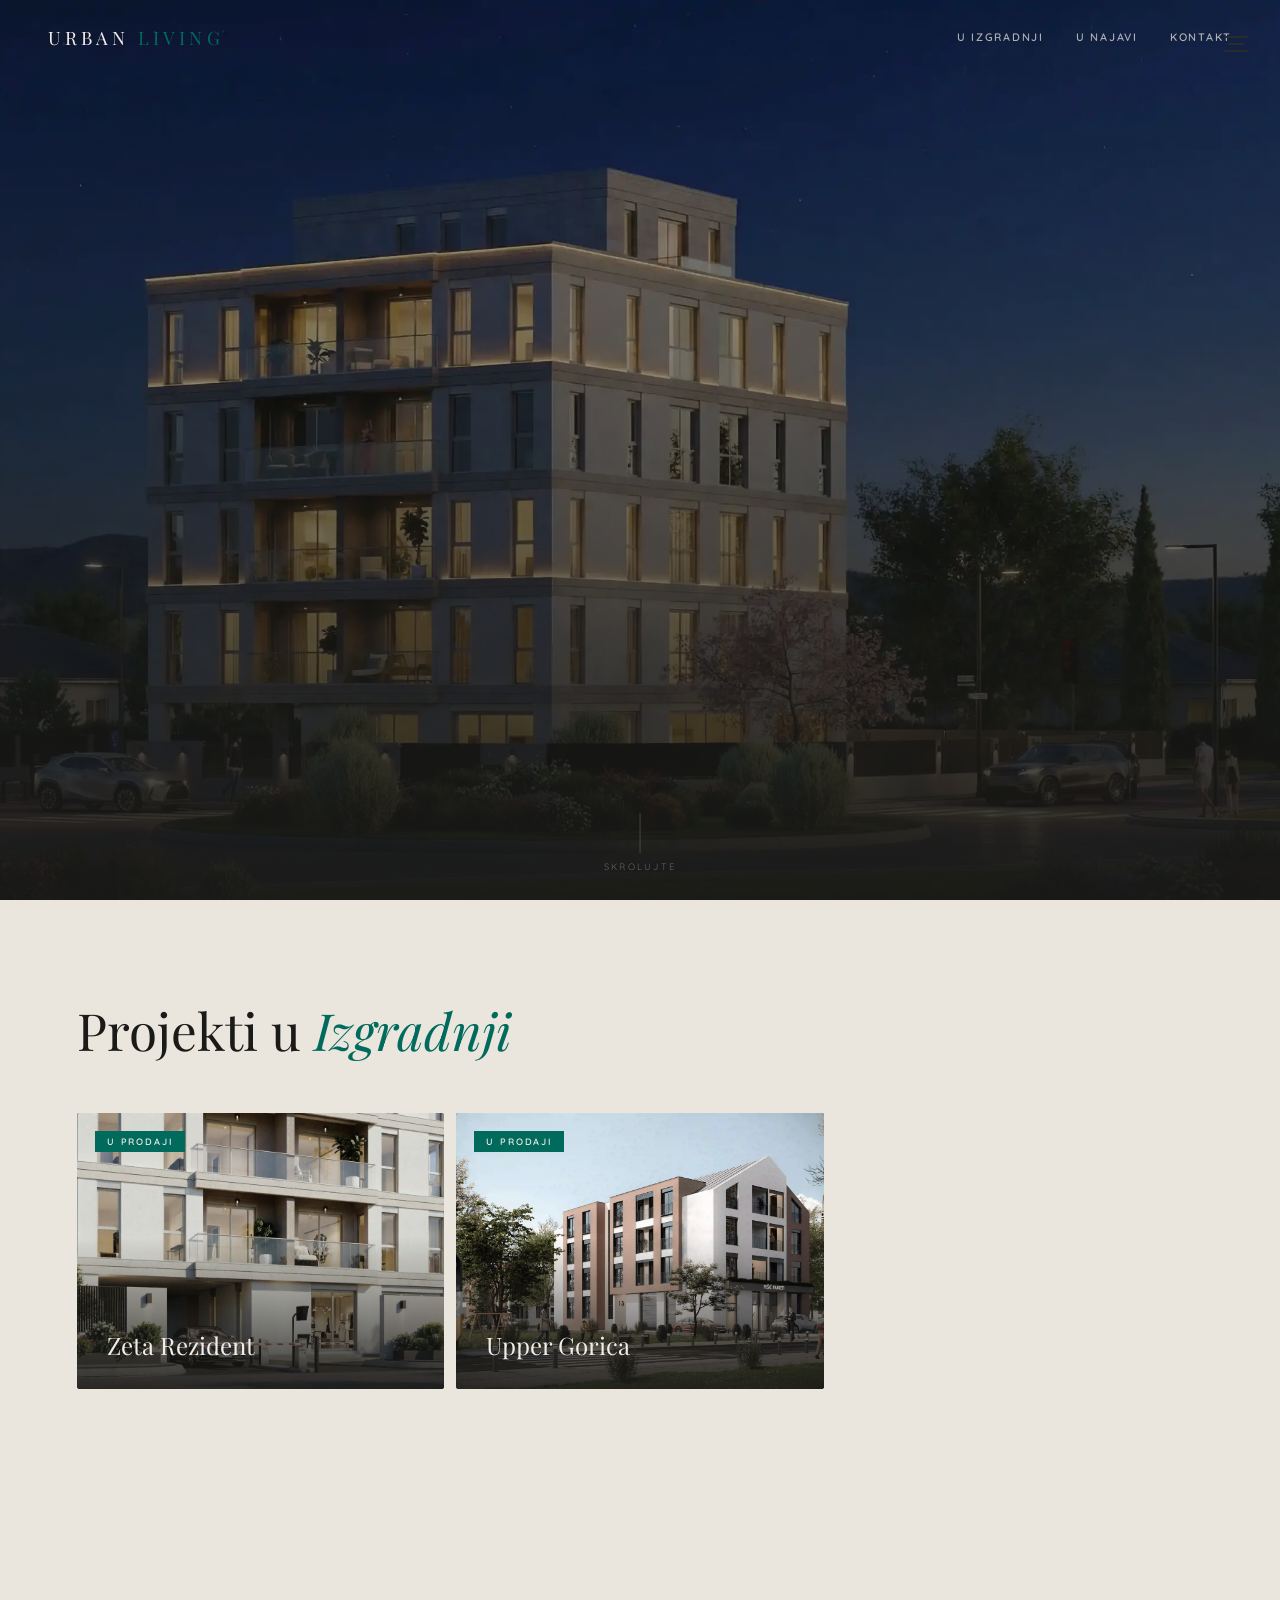
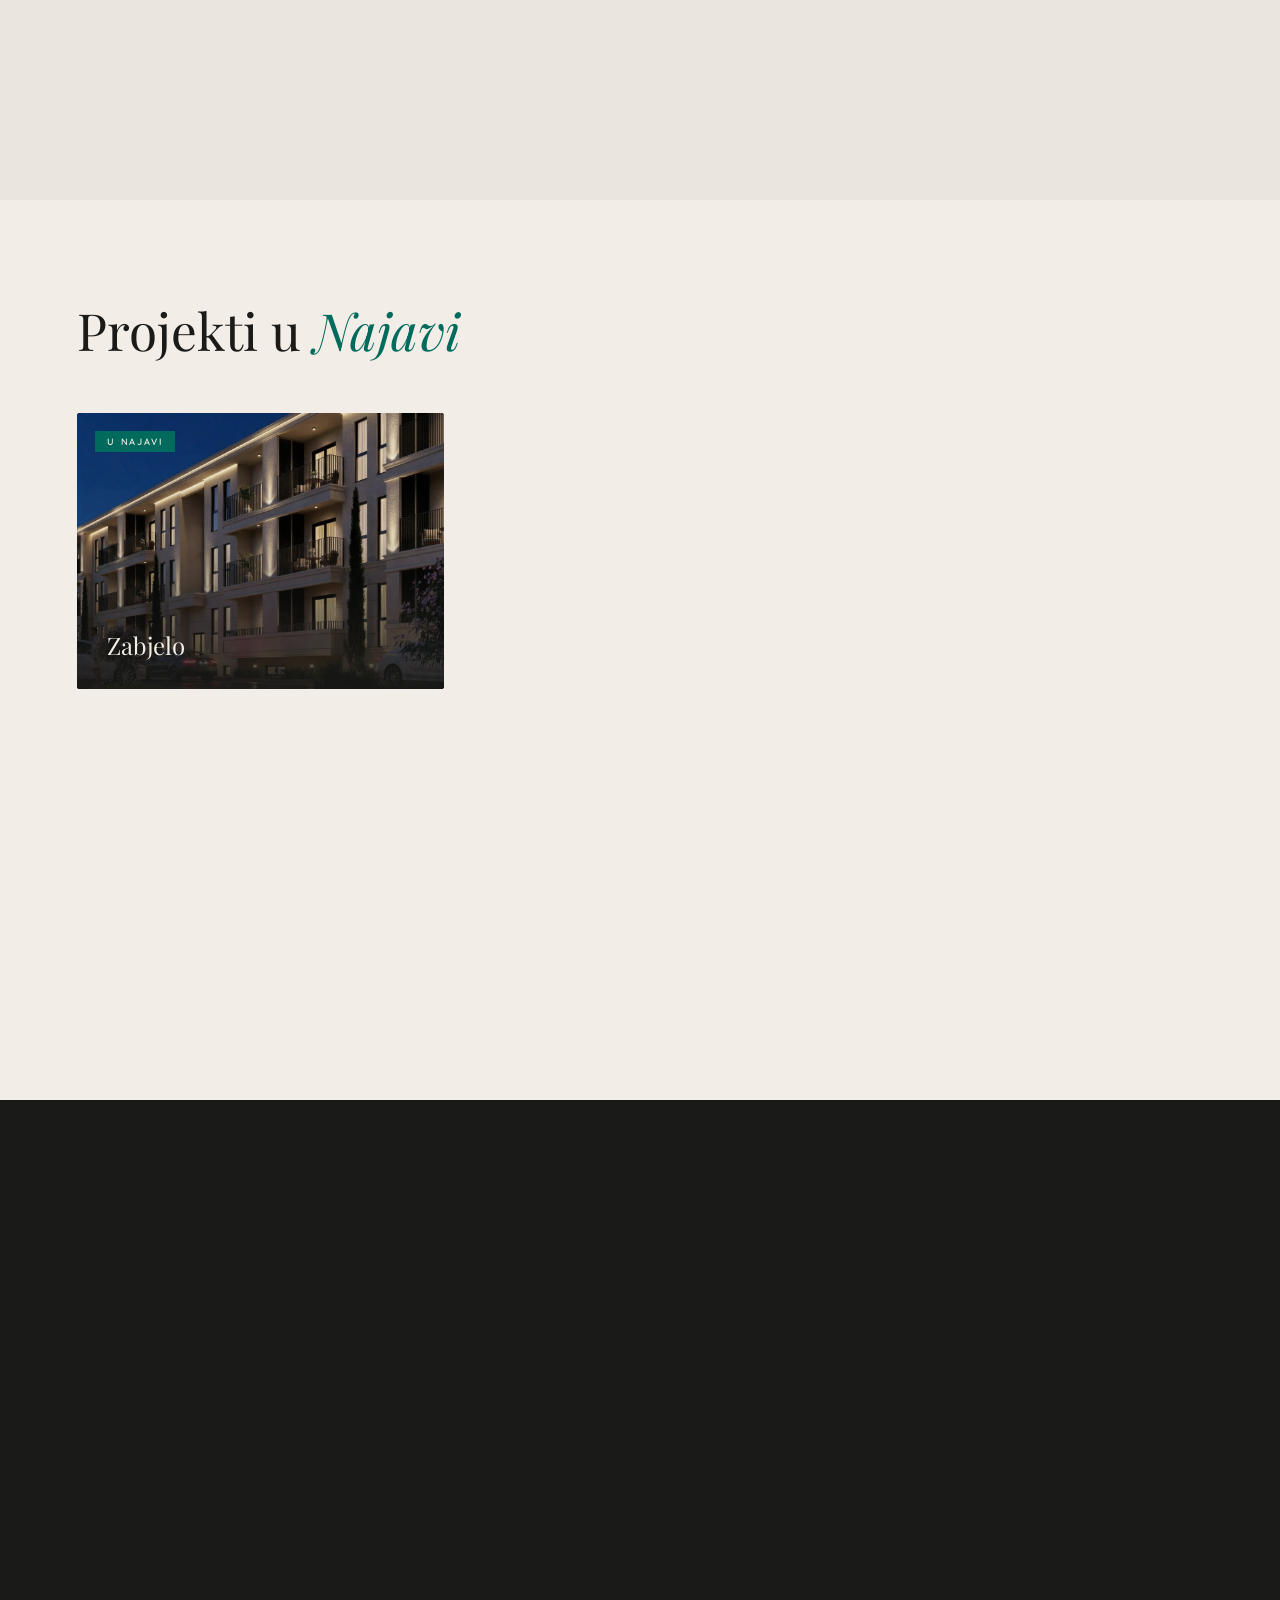
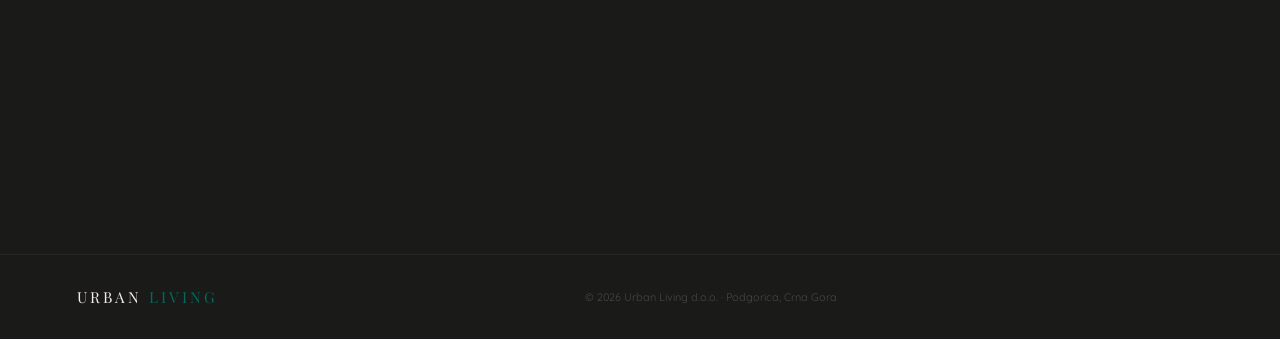
<file: index.html>
<!DOCTYPE html>
<html lang="me">
<head>
  <meta charset="UTF-8"/>
  <meta name="viewport" content="width=device-width, initial-scale=1.0"/>
  <meta name="description" content="Urban Living — Ekskluzivni stanovi u Podgorici. Zeta Rezident, Upper Gorica i Zabjelo projekti."/>
  <title>Urban Living — Ekskluzivni Stanovi, Podgorica</title>
  <link rel="icon" type="image/svg+xml" href="/favicon.svg"/>

  <meta property="og:type" content="website"/>
  <meta property="og:title" content="Urban Living — Ekskluzivni Stanovi, Podgorica"/>
  <meta property="og:description" content="Ekskluzivni stanovi u Podgorici. Zeta Rezident, Upper Gorica i Zabjelo projekti."/>
  <meta property="og:image" content="/images/background.webp"/>
  <meta name="twitter:card" content="summary_large_image"/>

  <!-- Preconnect for faster font loading -->
  <link rel="preconnect" href="https://fonts.googleapis.com"/>
  <link rel="preconnect" href="https://fonts.gstatic.com" crossorigin/>
  <link href="https://fonts.googleapis.com/css2?family=Playfair+Display:ital,wght@0,400;0,500;0,600;1,400;1,500&family=Quicksand:wght@300;400;500;600&display=swap" rel="stylesheet"/>
  <link rel="stylesheet" href="style.css"/>
</head>
<body>

<!-- CURTAIN -->
<div class="curtain" aria-hidden="true">
  <span class="curtain-text">Urban<span> Living</span></span>
</div>

<!-- NAV -->
<nav id="nav" role="navigation" aria-label="Glavna navigacija">
  <a href="#hero" class="nav-logo">Urban<span> Living</span></a>
  <div class="nav-links">
    <a href="#u-izgradnji" class="nav-link">U Izgradnji</a>
    <a href="#u-najavi"    class="nav-link">U Najavi</a>
    <a href="#contact"     class="nav-link">Kontakt</a>
  </div>
</nav>

<!-- HAMBURGER — Zeta style -->
<button class="hamburger" id="hamburger" aria-label="Otvori meni" aria-expanded="false" aria-controls="mobMenu">
  <span></span><span></span><span></span>
</button>
<nav class="mob-menu" id="mobMenu" aria-label="Mobilna navigacija">
  <a href="#u-izgradnji">Projekti U Izgradnji</a>
  <a href="#u-najavi">Projekti U Najavi</a>
  <a href="#contact">Kontakt</a>
</nav>
<div class="mob-dim" id="mobDim" aria-hidden="true"></div>

<!-- HERO -->
<section class="slide" id="hero" aria-label="Hero sekcija">
  <div class="hero-bg" role="img" aria-label="Urban Living zgrada"></div>
  <div class="scroll-hint" aria-hidden="true">
    <div class="scroll-arrow"></div>
    <span>Skrolujte</span>
  </div>
</section>


<!-- PROJEKTI U IZGRADNJI -->
<section class="projects-slide projects-slide--alt" id="u-izgradnji" aria-label="Projekti u izgradnji">
  <div class="section-head">
    <div>
      <h2 class="sec-title">Projekti u <em>Izgradnji</em></h2>
    </div>
  </div>
  <div class="projects-grid">

    <a href="Urban_Living/index.html" class="project-card-link" aria-label="Zeta Rezident projekat">
      <div class="project-card">
        <img class="project-img" src="images/Projekat1.webp" alt="Zeta Rezident" loading="lazy" decoding="async"/>
        <div class="project-overlay">
          <span class="project-badge badge-sale">U Prodaji</span>
          <div class="project-name">Zeta Rezident</div>
        </div>
      </div>
    </a>

    <a href="gornja_gorica/index.html" class="project-card-link" aria-label="Upper Gorica projekat">
      <div class="project-card">
        <img class="project-img" src="images/PESIC PARKETI-09.webp" alt="Upper Gorica" loading="lazy" decoding="async"/>
        <div class="project-overlay">
          <span class="project-badge badge-sale">U Prodaji</span>
          <div class="project-name">Upper Gorica</div>
        </div>
      </div>
    </a>

  </div>
</section>

<!-- PROJEKTI U NAJAVI -->
<section class="projects-slide" id="u-najavi" aria-label="Projekti u najavi">
  <div class="section-head">
    <div>
      <h2 class="sec-title">Projekti u <em>Najavi</em></h2>
    </div>
    
  </div>

  <div class="projects-grid">
    <a href="Zabjelo/objekat3.html" class="project-card-link" aria-label="Zabjelo projekat">
      <div class="project-card">
        <img class="project-img" src="images/Pogled2.webp" alt="Zabjelo" loading="lazy" decoding="async"/>
        <div class="project-overlay">
          <span class="project-badge badge-sale">U Najavi</span>
          <div class="project-name">Zabjelo</div>
        </div>
      </div>
    </a>
  </div>
</section>

<!-- KONTAKT -->
<section class="contact-slide" id="contact" aria-label="Kontakt informacije">
  <div class="label">Kontakt</div>
  <h2 class="sec-title">Kontaktirajte <em>Nas</em></h2>

  <div class="contact-info-block">

    <div class="contact-detail">
      <div class="cd-icon" aria-hidden="true">📞</div>
      <div>
        <div class="cd-label">Telefon</div>
        <div class="cd-value"><a href="tel:+38267722424">+382 67 722 424</a></div>
        <div class="cd-value"><a href="tel:+38267165699">+382 67 165 669</a></div>
      </div>
    </div>

    <div class="contact-detail">
      <div class="cd-icon" aria-hidden="true">✉️</div>
      <div>
        <div class="cd-label">Email</div>
        <div class="cd-value"><a href="mailto:urbanlivingmontenegro@gmail.com">urbanlivingmontenegro@gmail.com</a></div>
      </div>
    </div>

  </div>

  <form class="contact-form" id="contactForm">
    <div class="cf-row">
      <input type="text" id="cf-name" placeholder="Ime i prezime" required/>
      <input type="text" id="cf-contact" placeholder="Telefon ili email" required/>
    </div>
    <textarea id="cf-message" rows="4" placeholder="Vaša poruka..." required></textarea>
    <button type="submit" class="cf-submit">Pošaljite Upit</button>
  </form>
</section>

<!-- FOOTER -->
<footer>
  <div class="footer-logo">Urban<span> Living</span></div>
  
  <div class="footer-copy">© 2026 Urban Living d.o.o. · Podgorica, Crna Gora</div>
  <div class="footer-social"></div>
</footer>

<script>
// NAV SCROLL
var nav = document.getElementById('nav');
var hb  = document.getElementById('hamburger');
window.addEventListener('scroll', function() {
  var scrolled = window.scrollY > 60;
  nav.classList.toggle('scrolled', scrolled);
  hb.classList.toggle('onlight', scrolled);
}, { passive: true });

// HAMBURGER MENU
var mm = document.getElementById('mobMenu');
var md = document.getElementById('mobDim');

function menuToggle(open) {
  hb.classList.toggle('active', open);
  hb.setAttribute('aria-expanded', String(open));
  mm.classList.toggle('active', open);
  md.classList.toggle('active', open);
  document.body.style.overflow = open ? 'hidden' : '';
}

hb.onclick = function() {
  menuToggle(!mm.classList.contains('active'));
};
md.onclick = function() { menuToggle(false); };

var links = mm.querySelectorAll('a');
for (var i = 0; i < links.length; i++) {
  links[i].onclick = function() { menuToggle(false); };
}

document.addEventListener('keydown', function(e) {
  if (e.key === 'Escape') menuToggle(false);
});

// CONTACT FORM — mailto fallback (no backend needed)
var contactForm = document.getElementById('contactForm');
contactForm.addEventListener('submit', function(e) {
  e.preventDefault();
  var name    = document.getElementById('cf-name').value.trim();
  var contact = document.getElementById('cf-contact').value.trim();
  var message = document.getElementById('cf-message').value.trim();
  var subject = 'Upit sa sajta — Urban Living';
  var body    = 'Ime: ' + name + '\nKontakt: ' + contact + '\n\nPoruka:\n' + message;
  window.location.href = 'mailto:urbanlivingmontenegro@gmail.com?subject=' +
    encodeURIComponent(subject) + '&body=' + encodeURIComponent(body);
});
</script>
</body>
</html>
</file>
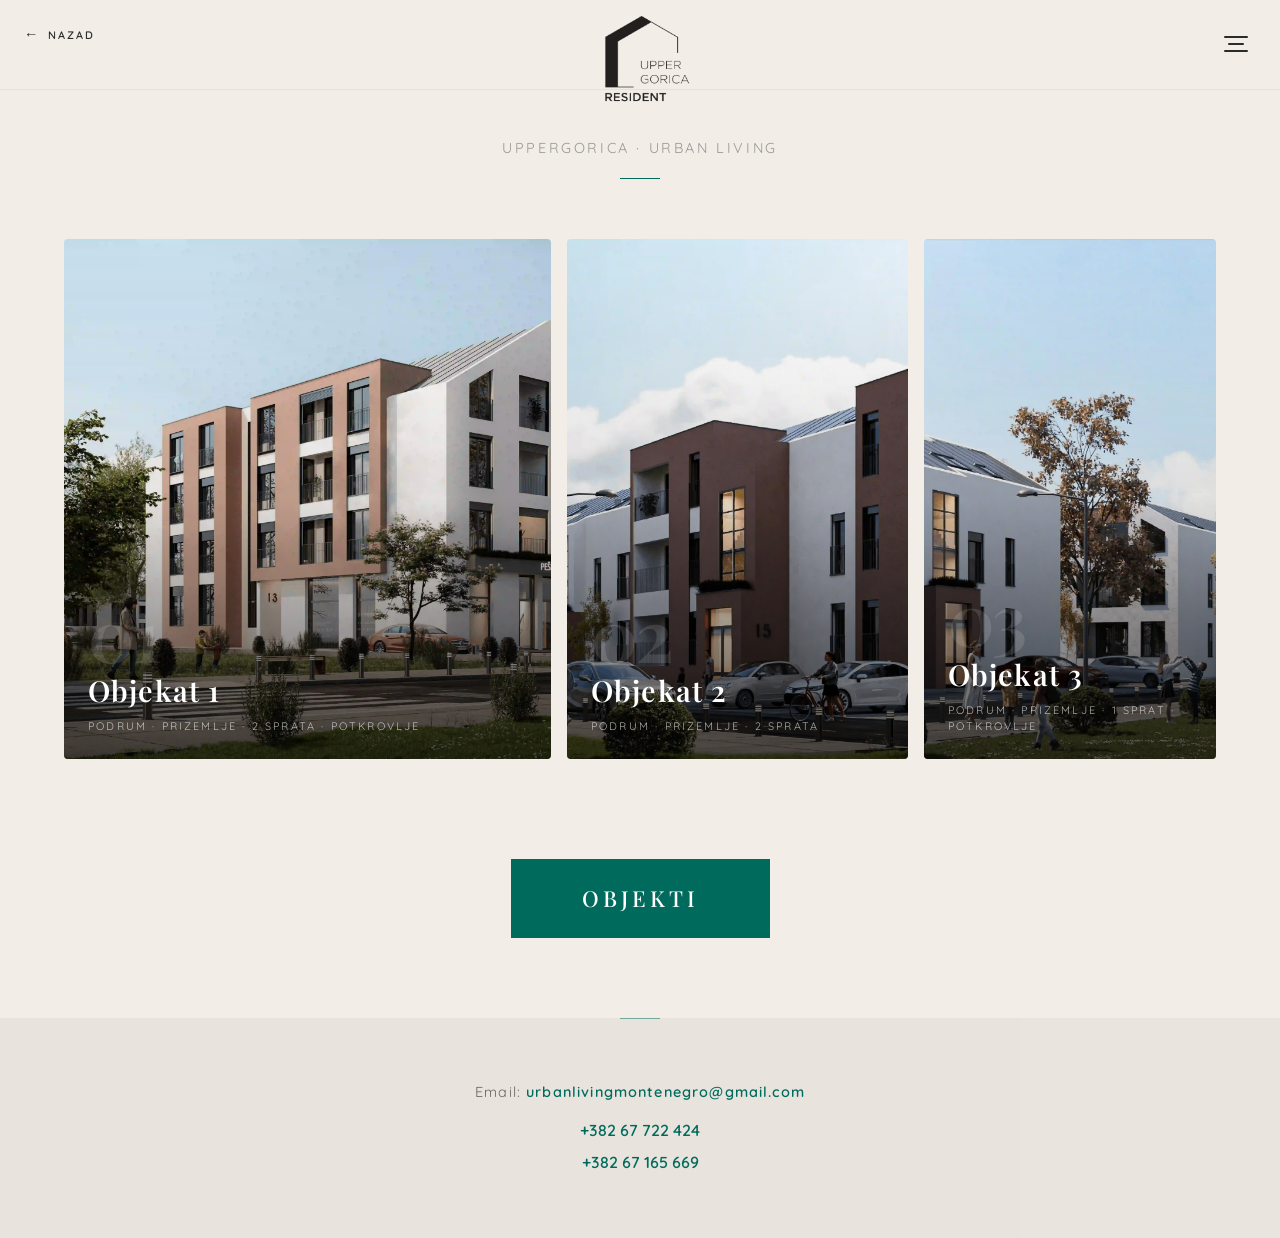
<file: gornja_gorica/index.html>
<!DOCTYPE html>
<html lang="me">
<head>


  
  <meta charset="UTF-8">
  <meta name="description" content="Upper Gorica — Ekskluzivni stanovi i objekti, Podgorica.">
  <meta name="viewport" content="width=device-width, initial-scale=1.0">
  <title>Urban Living — UpperGorica</title>
  <link rel="icon" type="image/svg+xml" href="/favicon.svg">

  <meta property="og:type" content="website">
  <meta property="og:title" content="Urban Living — Upper Gorica">
  <meta property="og:description" content="Upper Gorica — Ekskluzivni stanovi i objekti, Podgorica.">
  <meta property="og:image" content="/gornja_gorica/images/urbanlivinglogo.webp">
  <meta name="twitter:card" content="summary_large_image">

    <link rel="preconnect" href="https://fonts.googleapis.com">
  <link rel="preconnect" href="https://fonts.gstatic.com" crossorigin>
  <link href="https://fonts.googleapis.com/css2?family=Quicksand:wght@400;500;600;700&family=Playfair+Display:ital,wght@0,500;0,600;0,700;1,500&display=swap" rel="stylesheet">
  <link rel="stylesheet" href="/gornja_gorica/style.css">
  <style>

    /* ═══════════════════════════════════════════
       BACK BUTTON
    ═══════════════════════════════════════════ */
    .back-btn {
      position: fixed;
      top: 24px;
      left: 24px;
      z-index: 99999;
      display: flex;
      align-items: center;
      gap: 8px;
      font-family: 'Quicksand', sans-serif;
      font-size: 0.68rem;
      font-weight: 600;
      letter-spacing: 0.18em;
      text-transform: uppercase;
      color: #2b2b2b;
      text-decoration: none;
      opacity: 0;
      animation: fadeUp 0.6s 1.9s ease forwards;
      transition: color 0.3s;
    }
    .back-btn::before {
      content: '←';
      font-size: 0.9rem;
      transition: transform 0.3s;
    }
    .back-btn:hover { color: #006b5d; }
    .back-btn:hover::before { transform: translateX(-4px); }

    @media (max-width: 768px) {
      .back-btn { top: 16px; left: 16px; }
    }

    /* ═══════════════════════════════════════════
       PAGE INTRO CURTAIN
    ═══════════════════════════════════════════ */
    .page-curtain {
      position: fixed;
      inset: 0;
      background: #1a1a1a;
      z-index: 9999;
      display: flex;
      align-items: center;
      justify-content: center;
      animation: curtainLift 0.8s 1.2s cubic-bezier(0.76, 0, 0.24, 1) forwards;
      pointer-events: none;
    }
    @keyframes curtainLift {
      to { transform: translateY(-100%); opacity: 0; }
    }
    .curtain-logo {
      font-family: 'Playfair Display', serif;
      font-size: clamp(1.4rem, 5vw, 3rem);
      color: #f2ede6;
      letter-spacing: 0.2em;
      text-transform: uppercase;
      opacity: 0;
      animation: curtainTextIn 0.7s 0.2s ease forwards;
    }
    @keyframes curtainTextIn {
      from { opacity: 0; transform: translateY(16px); }
      to   { opacity: 1; transform: translateY(0); }
    }

    /* ═══════════════════════════════════════════
       HERO TAGLINE
    ═══════════════════════════════════════════ */
    .hero-tagline {
      text-align: center;
      padding: 48px 24px 20px;
      margin-top: 90px;
      opacity: 0;
      animation: fadeUp 0.9s 1.6s ease forwards;
    }
    .hero-tagline p {
      font-family: 'Quicksand', sans-serif;
      font-size: clamp(0.75rem, 2.5vw, 0.9rem);
      letter-spacing: 0.18em;
      text-transform: uppercase;
      color: #999;
    }
    .hero-line {
      width: 40px;
      height: 1px;
      background: #006b5d;
      margin: 18px auto 0;
      transform: scaleX(0);
      transform-origin: left;
      animation: lineGrow 0.7s 2.2s ease forwards;
    }

    @keyframes fadeUp {
      from { opacity: 0; transform: translateY(24px); }
      to   { opacity: 1; transform: translateY(0); }
    }
    @keyframes lineGrow { to { transform: scaleX(1); } }

    /* ═══════════════════════════════════════════
       BUILDINGS GRID
    ═══════════════════════════════════════════ */
    .buildings-section {
      padding: 40px 5% 20px;
      opacity: 0;
      animation: fadeUp 0.9s 1.9s ease forwards;
    }

    .buildings-grid {
      display: grid;
      grid-template-columns: 2fr 1.4fr 1.2fr;
      gap: 16px;
      max-width: 1400px;
      margin: 0 auto;
    }

    .building-card {
      position: relative;
      overflow: hidden;
      border-radius: 4px;
      cursor: pointer;
      text-decoration: none;
      display: block;
      -webkit-tap-highlight-color: transparent;
    }

    .building-card .card-img {
      width: 100%;
      height: 520px;
      object-fit: cover;
      display: block;
      transition: transform 0.7s cubic-bezier(0.25, 0.46, 0.45, 0.94);
    }

    .building-card:hover .card-img { transform: scale(1.05); }

    /* Gradient overlay */
    .building-card::after {
      content: '';
      position: absolute;
      inset: 0;
      background: linear-gradient(to top, rgba(0,0,0,0.65) 0%, rgba(0,0,0,0.1) 50%, transparent 100%);
      transition: opacity 0.4s ease;
    }

    .card-label {
      position: absolute;
      bottom: 0; left: 0; right: 0;
      z-index: 2;
      padding: 28px 24px 24px;
      pointer-events: none;
    }
    .card-label .card-num {
      font-family: 'Playfair Display', serif;
      font-size: clamp(2.5rem, 6vw, 4.5rem);
      font-weight: 700;
      color: rgba(255,255,255,0.12);
      line-height: 1;
      display: block;
      letter-spacing: -0.02em;
      transition: color 0.4s ease;
    }
    .building-card:hover .card-num { color: rgba(255,255,255,0.2); }

    .card-label .card-name {
      font-family: 'Playfair Display', serif;
      font-size: clamp(1.2rem, 2.5vw, 1.8rem);
      font-weight: 600;
      color: #fff;
      letter-spacing: 0.04em;
      display: block;
      margin-bottom: 6px;
    }
    .card-label .card-floors {
      font-family: 'Quicksand', sans-serif;
      font-size: 0.68rem;
      letter-spacing: 0.2em;
      text-transform: uppercase;
      color: rgba(255,255,255,0.65);
      display: block;
    }

    /* Hover accent line */
    .card-accent {
      position: absolute;
      bottom: 0; left: 0;
      width: 0; height: 3px;
      background: #006b5d;
      z-index: 3;
      transition: width 0.5s cubic-bezier(0.22, 1, 0.36, 1);
    }
    .building-card:hover .card-accent { width: 100%; }

    /* ═══════════════════════════════════════════
       STANOVI BUTTON
    ═══════════════════════════════════════════ */
    #pageWrapper {
      -webkit-tap-highlight-color: transparent;
      display: flex;
      justify-content: center;
      align-items: center;
      width: 100%;
      opacity: 0;
      animation: fadeUp 0.9s 2.4s ease forwards;
    }

    .btn-apartments {
      position: relative;
      overflow: hidden;
      border: 1.5px solid #006b5d;
      display: inline-block;
      margin: 60px auto;
      font-family: 'Playfair Display', serif;
      font-weight: 500;
      font-size: 22px;
      letter-spacing: 4px;
      text-transform: uppercase;
      text-decoration: none;
      padding: 22px 70px;
      background: rgb(0, 107, 93);
      color: #ffffff;
      transition: all 0.4s ease;
    }
    .btn-apartments::before {
      content: '';
      position: absolute;
      inset: 0;
      background: #f2ede6;
      transform: translateY(101%);
      transition: transform 0.45s cubic-bezier(0.76, 0, 0.24, 1);
      z-index: 0;
    }
    .btn-apartments:hover::before { transform: translateY(0); }
    .btn-apartments span { position: relative; z-index: 1; transition: color 0.45s ease; }
    .btn-apartments:hover span { color: #006b5d; }

    /* ═══════════════════════════════════════════
       HAMBURGER
    ═══════════════════════════════════════════ */
    .close-btn { display: none !important; }
    .hamburger:hover { background: transparent; }
    .hamburger.active:hover { background: transparent; }

    /* ═══════════════════════════════════════════
       OVERLAY MENU
    ═══════════════════════════════════════════ */
    .menu-overlay { background: #141414 !important; padding-top: 90px !important; }
    .menu-overlay::before {
      content: 'Urban Living';
      position: absolute; top: 28px; left: 28px;
      font-family: 'Playfair Display', serif;
      font-size: .65rem; letter-spacing: .28em; text-transform: uppercase;
      color: rgba(255,255,255,.15); pointer-events: none;
    }
    .menu-overlay::after {
      content: ''; position: absolute; top: 0; left: 0;
      width: 2px; height: 0; background: #006b5d;
      transition: height .55s cubic-bezier(.22,1,.36,1);
    }
    .menu-overlay.active::after { height: 100%; }

    .menu-overlay .menu-link {
      font-family: 'Quicksand', sans-serif !important;
      font-size: 1.1rem !important; font-weight: 600 !important;
      letter-spacing: .16em !important; text-transform: uppercase !important;
      color: rgba(255,255,255,.6) !important;
      padding: 18px 28px !important; position: relative;
      transition: color .3s ease !important; opacity: 0;
    }
    .menu-overlay .menu-link::after {
      content: ''; position: absolute; bottom: 12px; left: 28px;
      width: 0; height: 1px; background: #006b5d; transition: width .35s ease;
    }
    .menu-overlay .menu-link:hover        { color: #fff !important; }
    .menu-overlay .menu-link:hover::after  { width: 28px; }
    .menu-overlay .menu-link.active        { color: #fff !important; }
    .menu-overlay .menu-link.active::after { width: 20px; }

    .menu-overlay.active .menu-link { animation: menuSlideIn .45s ease forwards; }
    .menu-overlay.active .menu-link:nth-child(1) { animation-delay: .05s; }
    .menu-overlay.active .menu-link:nth-child(2) { animation-delay: .12s; }
    .menu-overlay.active .menu-link:nth-child(3) { animation-delay: .19s; }
    .menu-overlay.active .menu-link:nth-child(4) { animation-delay: .26s; }
    @keyframes menuSlideIn {
      from { opacity: 0; transform: translateX(20px); }
      to   { opacity: 1; transform: translateX(0); }
    }

    /* ═══════════════════════════════════════════
       CONTACT
    ═══════════════════════════════════════════ */
    .contact-info { position: relative; }
    .contact-info::before {
      content: '';
      position: absolute; top: 0; left: 50%;
      transform: translateX(-50%);
      width: 40px; height: 1px;
      background: #006b5d; opacity: 0.5;
    }
    .contact-info p {
      font-family: 'Quicksand', sans-serif;
      font-size: 0.9rem; letter-spacing: 0.08em;
      margin-bottom: 8px; color: #666;
    }
    .contact-info a { color: #006b5d !important; position: relative; }
    .contact-info a::after {
      content: '';
      position: absolute; bottom: -2px; left: 0;
      width: 100%; height: 1px; background: #006b5d;
      transform: scaleX(0); transform-origin: right;
      transition: transform 0.4s ease;
    }
    .contact-info a:hover::after { transform: scaleX(1); transform-origin: left; }

    /* ═══════════════════════════════════════════
       FLOOR MODAL
    ═══════════════════════════════════════════ */
    .floor-list li {
      position: relative; overflow: hidden;
      display: flex; align-items: center; justify-content: space-between;
    }
    .floor-list li::before {
      content: '';
      position: absolute; left: 0; top: 50%;
      transform: translateY(-50%) scaleY(0);
      width: 3px; height: 55%; background: #006b5d;
      border-radius: 2px; transition: transform 0.3s ease;
    }
    .floor-list li:hover::before { transform: translateY(-50%) scaleY(1); }
    .floor-list li:hover { padding-left: 18px !important; color: #006b5d !important; }
    .floor-num {
      font-size: 0.68rem; letter-spacing: 0.1em;
      color: #bbb; font-family: 'Quicksand', sans-serif;
      transition: color 0.3s ease;
    }
    .floor-list li:hover .floor-num { color: #006b5d; }
    .modal.active .floor-list li { animation: fadeUp 0.4s ease both; }
    .modal.active .floor-list li:nth-child(1) { animation-delay: 0.05s; }
    .modal.active .floor-list li:nth-child(2) { animation-delay: 0.10s; }
    .modal.active .floor-list li:nth-child(3) { animation-delay: 0.15s; }
    .modal.active .floor-list li:nth-child(4) { animation-delay: 0.20s; }
    .modal.active .floor-list li:nth-child(5) { animation-delay: 0.25s; }

    /* Modal building selector */
    .modal-building-tabs {
      display: flex; gap: 0;
      margin-bottom: 28px;
      border-bottom: 1px solid rgba(0,0,0,0.08);
    }
    .modal-tab {
      flex: 1; padding: 10px 8px;
      font-family: 'Quicksand', sans-serif;
      font-size: 0.68rem; letter-spacing: 0.18em;
      text-transform: uppercase; cursor: pointer;
      color: #aaa; text-align: center;
      border-bottom: 2px solid transparent;
      transition: color 0.3s, border-color 0.3s;
      margin-bottom: -1px;
    }
    .modal-tab.active { color: #006b5d; border-color: #006b5d; }

    .modal-floors-panel { display: none; }
    .modal-floors-panel.active { display: block; }

    .modal-content h3 {
      font-family: 'Playfair Display', serif;
      font-size: 1.4rem; font-weight: 600;
      margin-bottom: 4px; color: #2b2b2b;
    }
    .modal-subtitle {
      font-family: 'Quicksand', sans-serif;
      font-size: 0.7rem; letter-spacing: 0.18em;
      text-transform: uppercase; color: #aaa;
      margin-bottom: 24px;
    }

    /* ═══════════════════════════════════════════
       MOBILE
    ═══════════════════════════════════════════ */
    @media (max-width: 900px) {
      .buildings-grid {
        grid-template-columns: 1fr 1fr;
      }
      .building-card:first-child {
        grid-column: 1 / -1;
      }
      .building-card .card-img { height: 340px; }
    }

    @media (max-width: 600px) {
      .buildings-grid { grid-template-columns: 1fr; }
      .building-card:first-child { grid-column: auto; }
      .building-card .card-img { height: 280px; }
      .btn-apartments {
        font-size: 18px !important;
        padding: 18px 48px !important;
        letter-spacing: 3px !important;
      }
    }

  </style>
</head>

<body id="top">

  <!-- BACK BUTTON -->
  <a href="/index.html" class="back-btn">Nazad</a>

  <!-- PAGE CURTAIN -->
  <div class="page-curtain">
    <span class="curtain-logo">Upper Gorica</span>
  </div>

  <!-- HEADER -->
  <header class="header">
    <a href="/gornja_gorica/" class="logo">
      <img src="/gornja_gorica/images/urbanlivinglogo.webp" alt="Urban Living Logo">
    </a>
  </header>

  <!-- HAMBURGER -->
  <div class="hamburger" id="hamburger" role="button" tabindex="0" aria-label="Toggle navigation">
    <span></span><span></span><span></span>
  </div>

  <!-- OVERLAY MENU -->
  <div class="menu-overlay" id="menuOverlay">
    <a href="/gornja_gorica/"   class="menu-link active">Početna</a>
    <a href="#contactInfo" class="menu-link">Kontakt</a>
    <a href="#"            class="menu-link" id="menuStanovi">Objekti</a>
    <a href="https://www.instagram.com/" target="_blank" class="menu-link">Instagram</a>
  </div>
  <div id="menuDim"></div>

  <!-- HERO TAGLINE -->
  <div class="hero-tagline">
    <p>UpperGorica · Urban Living</p>
    <div class="hero-line"></div>
  </div>

  <!-- BUILDINGS GRID -->
  <section class="buildings-section">
    <div class="buildings-grid">

      <!-- Building 1 — Largest -->
      <a href="/gornja_gorica/objekat1.html" class="building-card">
        <img loading="lazy" decoding="async" class="card-img" src="/gornja_gorica/images/PESIC PARKETI/1_zgrada/PESIC PARKETI-09.webp" alt="Objekat 1">
        <div class="card-label">
          <span class="card-num">01</span>
          <span class="card-name">Objekat 1</span>
          <span class="card-floors">Podrum · Prizemlje · 2 Sprata · Potkrovlje</span>
        </div>
        <div class="card-accent"></div>
      </a>

      <!-- Building 2 — Medium -->
      <a href="/gornja_gorica/objekat2.html" class="building-card">
        <img loading="lazy" decoding="async" class="card-img" src="/gornja_gorica/images/PESIC PARKETI/2_zgrada/PESIC PARKETI-16.webp" alt="Objekat 2">
        <div class="card-label">
          <span class="card-num">02</span>
          <span class="card-name">Objekat 2</span>
          <span class="card-floors">Podrum · Prizemlje · 2 Sprata</span>
        </div>
        <div class="card-accent"></div>
      </a>

      <!-- Building 3 — Smallest -->
      <a href="/gornja_gorica/objekat3.html" class="building-card">
        <img loading="lazy" decoding="async" class="card-img" src="/gornja_gorica/images/PESIC PARKETI/3_zgrada/PESIC PARKETI-24.webp" alt="Objekat 3">
        <div class="card-label">
          <span class="card-num">03</span>
          <span class="card-name">Objekat 3</span>
          <span class="card-floors">Podrum · Prizemlje · 1 Sprat · Potkrovlje</span>
        </div>
        <div class="card-accent"></div>
      </a>

    </div>
  </section>

  <!-- OBJEKTI BUTTON -->
  <div id="pageWrapper">
    <a href="#" class="btn-apartments" id="openFloors"><span>Objekti</span></a>
  </div>

  <!-- CONTACT INFO -->
  <section id="contactInfo" class="contact-info">
    <p>Email: <a href="mailto:urbanlivingmontenegro@gmail.com">urbanlivingmontenegro@gmail.com</a></p>
        <div class="cd-value"><a href="tel:+38267722424">+382 67 722 424</a></div>
        <div class="cd-value"><a href="tel:+38267165699">+382 67 165 669</a></div>
  </section>

  <!-- FLOOR/BUILDING SELECTOR MODAL -->
  <div class="modal" id="floorModal">
    <div class="modal-content">
      <span class="close-modal" id="closeModal">&times;</span>

      <h3>Odaberite objekat</h3>

      <!-- Tabs -->
      <div class="modal-building-tabs">
        <div class="modal-tab active" data-tab="b1">Objekat 1</div>
        <div class="modal-tab"       data-tab="b2">Objekat 2</div>
        <div class="modal-tab"       data-tab="b3">Objekat 3</div>
      </div>

      <!-- Building 1 floors -->
      <div class="modal-floors-panel active" id="panel-b1">
        <ul class="floor-list">
          <li data-href="/gornja_gorica/objekat1.html#floor1">Podrum       <span class="floor-num">B</span></li>
          <li data-href="/gornja_gorica/objekat1.html#floor2">Prizemlje    <span class="floor-num">00</span></li>
          <li data-href="/gornja_gorica/objekat1.html#floor3">1 Sprat      <span class="floor-num">01</span></li>
          <li data-href="/gornja_gorica/objekat1.html#floor4">2 Sprat      <span class="floor-num">02</span></li>
          <li data-href="/gornja_gorica/objekat1.html#floor5">Potkrovlje   <span class="floor-num">PK</span></li>
        </ul>
      </div>

      <!-- Building 2 floors -->
      <div class="modal-floors-panel" id="panel-b2">
        <ul class="floor-list">
          <li data-href="/gornja_gorica/objekat2.html#floor1">Podrum       <span class="floor-num">B</span></li>
          <li data-href="/gornja_gorica/objekat2.html#floor2">Prizemlje    <span class="floor-num">00</span></li>
          <li data-href="/gornja_gorica/objekat2.html#floor3">1 Sprat      <span class="floor-num">01</span></li>
          <li data-href="/gornja_gorica/objekat2.html#floor4">2 Sprat      <span class="floor-num">02</span></li>
        </ul>
      </div>

      <!-- Building 3 floors -->
      <div class="modal-floors-panel" id="panel-b3">
        <ul class="floor-list">
          <li data-href="/gornja_gorica/objekat3.html#floor1">Podrum       <span class="floor-num">B</span></li>
          <li data-href="/gornja_gorica/objekat3.html#floor2">Prizemlje    <span class="floor-num">00</span></li>
          <li data-href="/gornja_gorica/objekat3.html#floor3">1 Sprat      <span class="floor-num">01</span></li>
          <li data-href="/gornja_gorica/objekat3.html#floor4">Potkrovlje   <span class="floor-num">PK</span></li>
        </ul>
      </div>

    </div>
  </div>

  <script src="/gornja_gorica/script.js"></script>
  <script>
    // ── BUILDING TAB SWITCHING ──
    document.querySelectorAll('.modal-tab').forEach(tab => {
      tab.addEventListener('click', () => {
        document.querySelectorAll('.modal-tab').forEach(t => t.classList.remove('active'));
        document.querySelectorAll('.modal-floors-panel').forEach(p => p.classList.remove('active'));
        tab.classList.add('active');
        document.getElementById('panel-' + tab.dataset.tab).classList.add('active');
      });
    });

    // ── FLOOR LIST NAVIGATION ──
    document.querySelectorAll('.floor-list li[data-href]').forEach(item => {
      item.addEventListener('click', () => {
        window.location.href = item.getAttribute('data-href');
      });
    });

    // ── KEYBOARD for hamburger ──
    document.getElementById('hamburger').addEventListener('keydown', e => {
      if (e.key === 'Enter' || e.key === ' ') {
        e.preventDefault();
        document.getElementById('hamburger').click();
      }
    });
  </script>
</body>
</html>
</file>
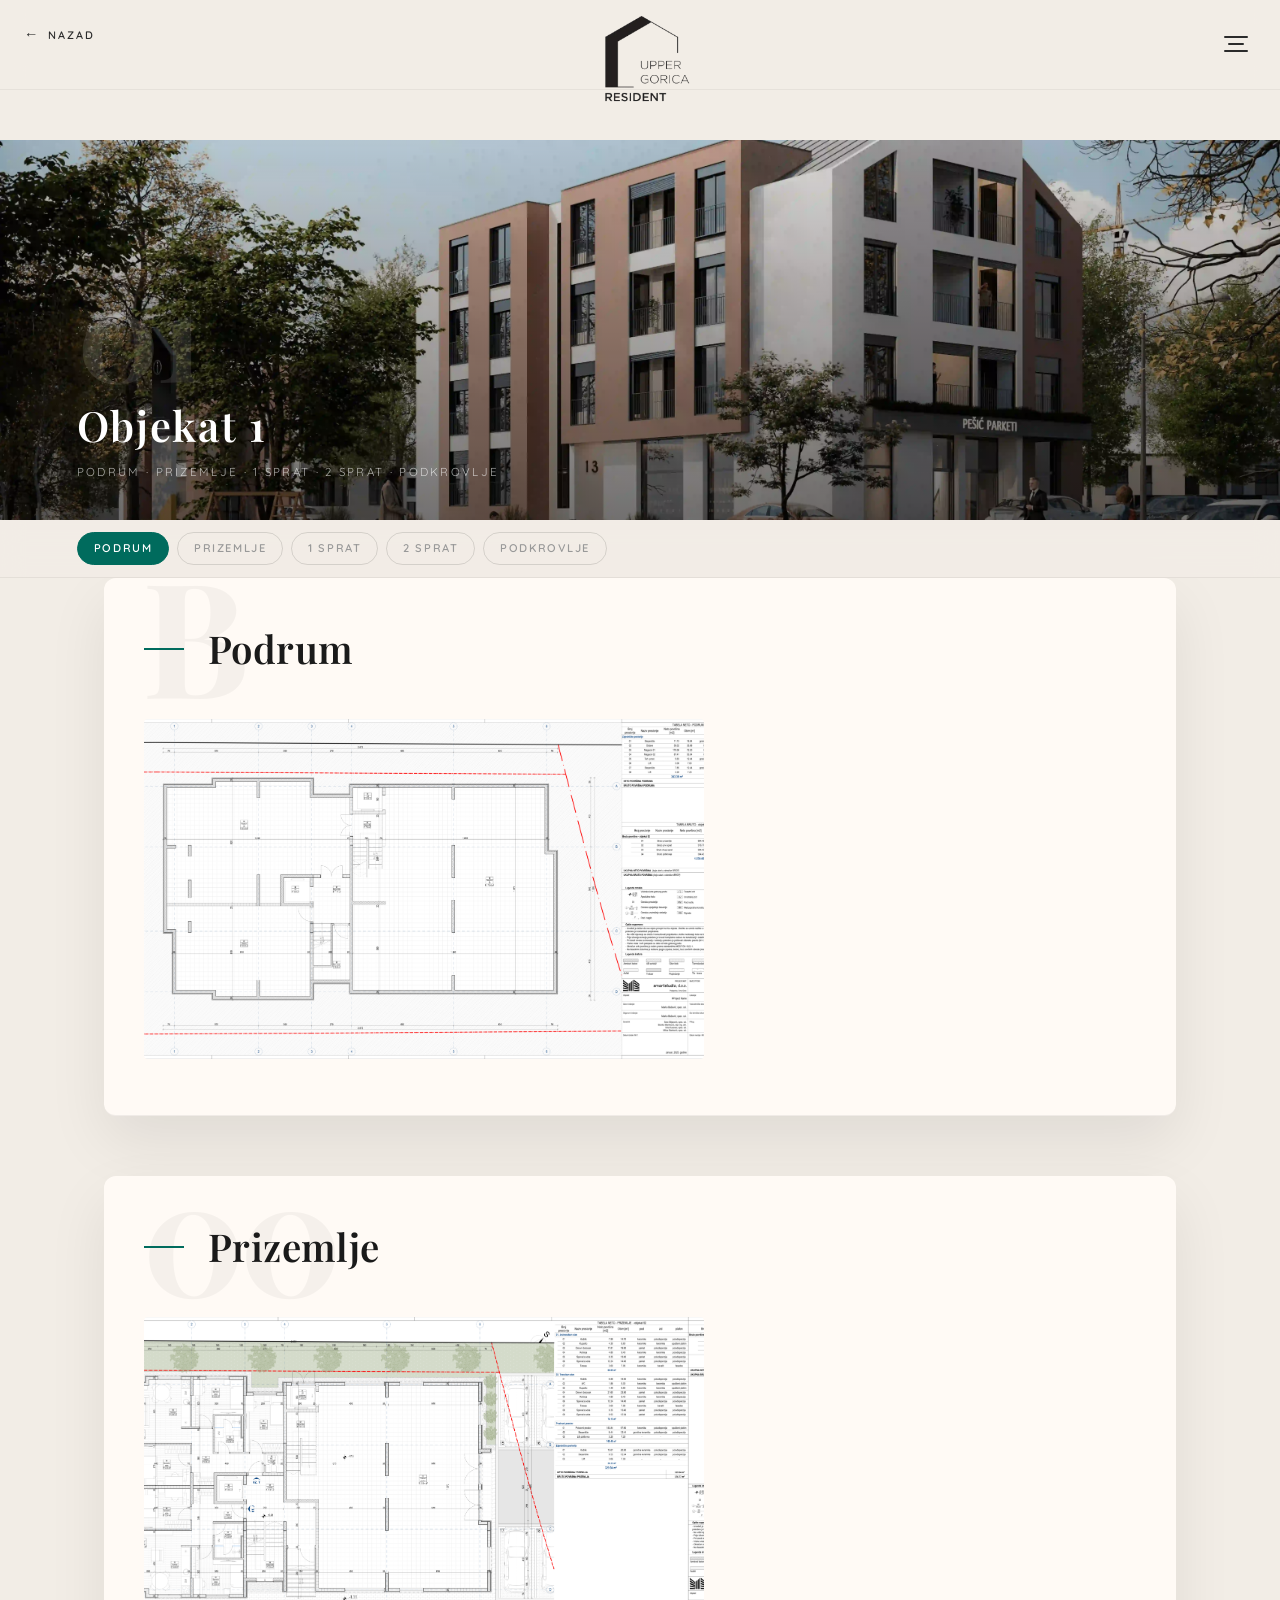
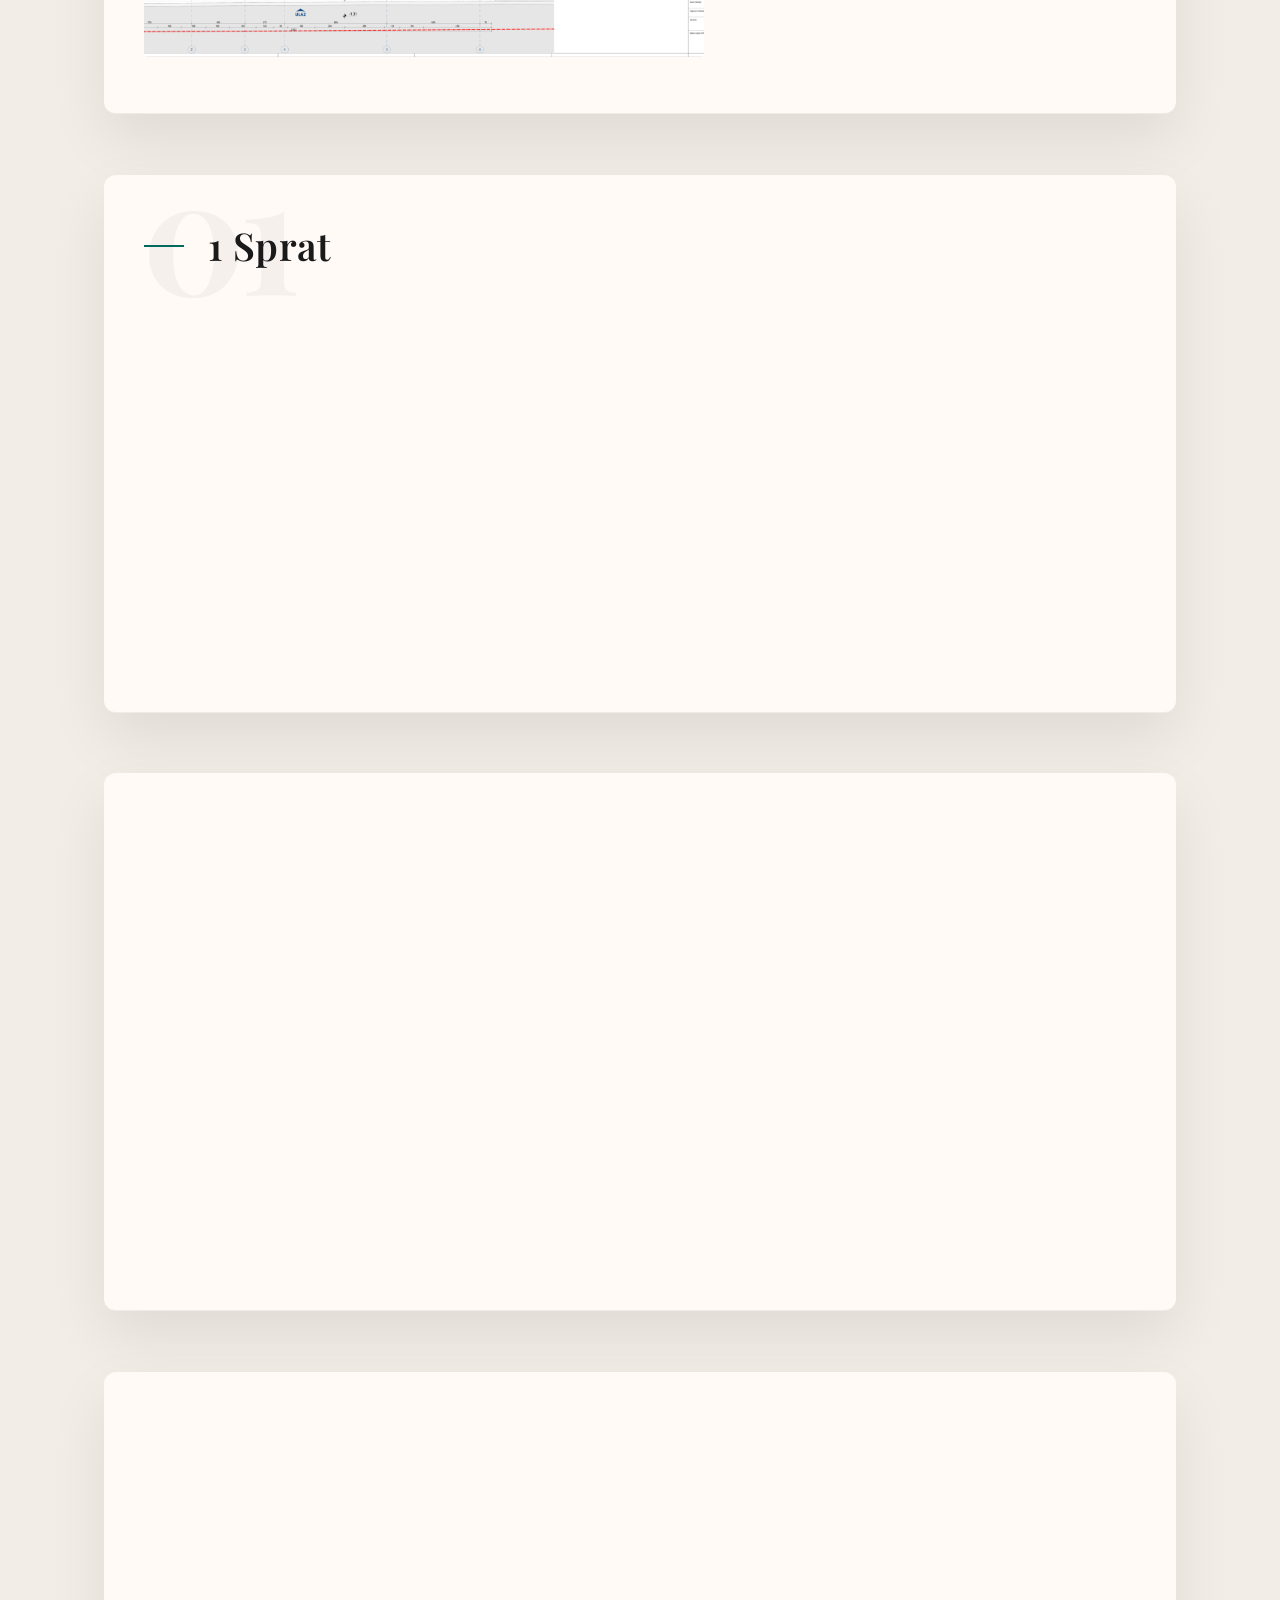
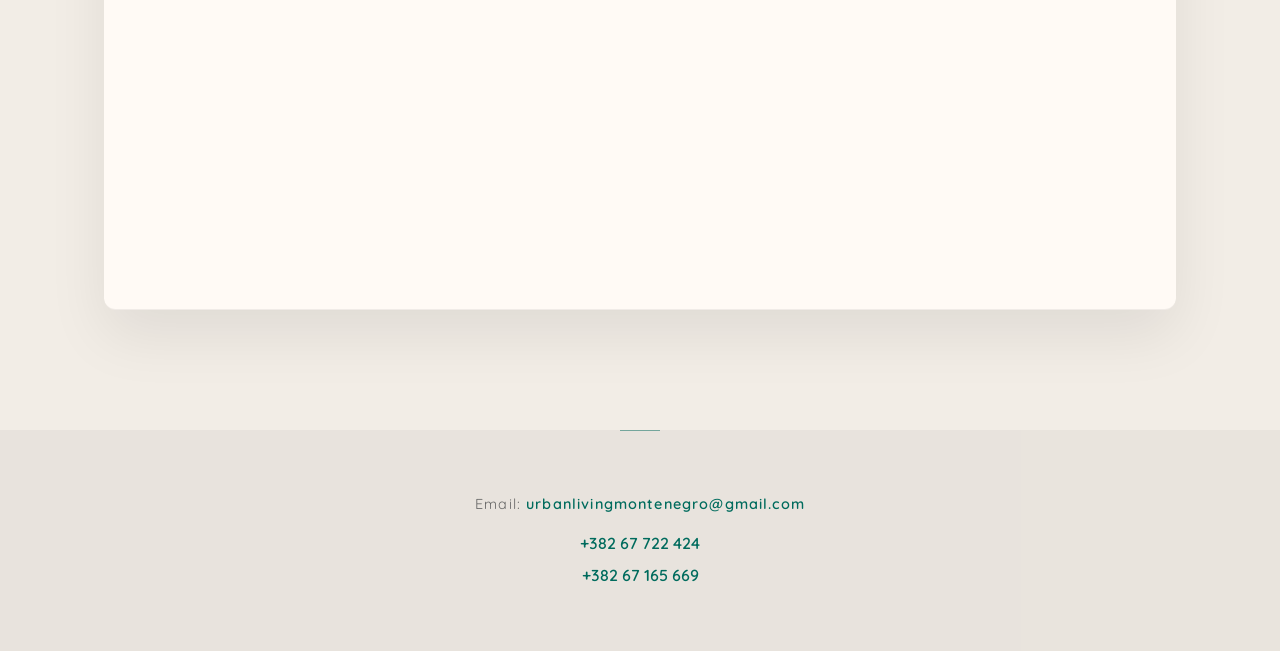
<file: gornja_gorica/objekat1.html>
<!DOCTYPE html>
<html lang="me">
<head>
  <meta charset="UTF-8">
  <meta name="description" content="Objekat 1, Upper Gorica — Urban Living Podgorica.">
  <meta name="viewport" content="width=device-width, initial-scale=1.0">
  <title>Objekat 1 — Upper Gorica</title>
  <link rel="icon" type="image/svg+xml" href="/favicon.svg">

  <meta property="og:type" content="website">
  <meta property="og:title" content="Objekat 1 — Upper Gorica">
  <meta property="og:description" content="Objekat 1, Upper Gorica — Urban Living Podgorica.">
  <meta property="og:image" content="/gornja_gorica/images/urbanlivinglogo.webp">
  <meta name="twitter:card" content="summary_large_image">

    <link rel="preconnect" href="https://fonts.googleapis.com">
  <link rel="preconnect" href="https://fonts.gstatic.com" crossorigin>
  <link href="https://fonts.googleapis.com/css2?family=Quicksand:wght@400;500;600;700&family=Playfair+Display:ital,wght@0,500;0,600;0,700;1,500&display=swap" rel="stylesheet">
  <link rel="stylesheet" href="/gornja_gorica/style.css">
  <style>

    :root {
      --green: #006b5d;
      --dark:  #1a1a1a;
      --cream: #f2ede6;
      --muted: #999;
    }

    /* ── HAMBURGER ── */
    .close-btn { display: none !important; }
    .hamburger:hover, .hamburger.active:hover { background: transparent; }

    /* ── OVERLAY MENU ── */
    .menu-overlay { background: #141414 !important; padding-top: 90px !important; }
    .menu-overlay::before {
      content: 'Urban Living';
      position: absolute; top: 28px; left: 28px;
      font-family: 'Playfair Display', serif;
      font-size: .65rem; letter-spacing: .28em; text-transform: uppercase;
      color: rgba(255,255,255,.15); pointer-events: none;
    }
    .menu-overlay::after {
      content: ''; position: absolute; top: 0; left: 0;
      width: 2px; height: 0; background: var(--green);
      transition: height .55s cubic-bezier(.22,1,.36,1);
    }
    .menu-overlay.active::after { height: 100%; }

    .menu-overlay .menu-link {
      font-family: 'Quicksand', sans-serif !important;
      font-size: 1.1rem !important; font-weight: 600 !important;
      letter-spacing: .16em !important; text-transform: uppercase !important;
      color: rgba(255,255,255,.6) !important;
      padding: 18px 28px !important; position: relative;
      transition: color .3s ease !important; opacity: 0;
    }
    .menu-overlay .menu-link::after {
      content: ''; position: absolute; bottom: 12px; left: 28px;
      width: 0; height: 1px; background: var(--green); transition: width .35s ease;
    }
    .menu-overlay .menu-link:hover        { color: #fff !important; }
    .menu-overlay .menu-link:hover::after  { width: 28px; }
    .menu-overlay .menu-link.active        { color: #fff !important; }
    .menu-overlay .menu-link.active::after { width: 20px; }

    .menu-overlay.active .menu-link { animation: menuSlideIn .45s ease forwards; }
    .menu-overlay.active .menu-link:nth-child(1) { animation-delay: .05s; }
    .menu-overlay.active .menu-link:nth-child(2) { animation-delay: .12s; }
    .menu-overlay.active .menu-link:nth-child(3) { animation-delay: .19s; }
    .menu-overlay.active .menu-link:nth-child(4) { animation-delay: .26s; }
    @keyframes menuSlideIn {
      from { opacity: 0; transform: translateX(20px); }
      to   { opacity: 1; transform: translateX(0); }
    }

    body#apartments { padding-top: 50px; }

    /* ── BUILDING HERO ── */
    .building-hero {
      margin-top: 90px;
      position: relative;
      height: 380px;
      overflow: hidden;
    }
    .building-hero img {
      width: 100%; height: 100%;
      object-fit: cover;
      display: block;
    }
    .building-hero::after {
      content: '';
      position: absolute; inset: 0;
      background: linear-gradient(to bottom, rgba(0,0,0,0.15) 0%, rgba(0,0,0,0.55) 100%);
    }
    .building-hero-label {
      position: absolute; bottom: 40px; left: 6%;
      z-index: 2; pointer-events: none;
    }
    .building-hero-label .b-num {
      font-family: 'Playfair Display', serif;
      font-size: clamp(4rem, 12vw, 8rem);
      font-weight: 700; color: rgba(255,255,255,0.1);
      line-height: 1; display: block; letter-spacing: -0.04em;
    }
    .building-hero-label .b-name {
      font-family: 'Playfair Display', serif;
      font-size: clamp(1.6rem, 4vw, 2.6rem);
      font-weight: 600; color: #fff;
      letter-spacing: 0.04em; display: block;
    }
    .building-hero-label .b-meta {
      font-family: 'Quicksand', sans-serif;
      font-size: 0.72rem; letter-spacing: 0.2em;
      text-transform: uppercase; color: rgba(255,255,255,0.65);
      display: block; margin-top: 6px;
    }

    /* Back to index link */
    .back-btn {
      position: fixed; top: 24px; left: 24px;
      z-index: 99999;
      display: flex; align-items: center; gap: 8px;
      font-family: 'Quicksand', sans-serif;
      font-size: 0.68rem; font-weight: 600;
      letter-spacing: 0.18em; text-transform: uppercase;
      color: #2b2b2b; text-decoration: none;
      transition: color 0.3s;
    }
    .back-btn::before {
      content: '←'; font-size: 0.9rem; transition: transform 0.3s;
    }
    .back-btn:hover { color: #006b5d; }
    .back-btn:hover::before { transform: translateX(-4px); }

    /* ── FLOOR NAV ── */
    .floor-nav {
      position: sticky; top: 90px; z-index: 100;
      background: rgba(242,237,230,.95);
      backdrop-filter: blur(12px); -webkit-backdrop-filter: blur(12px);
      padding: 12px 6%; display: flex; gap: 8px;
      overflow-x: auto; scrollbar-width: none;
      border-bottom: 1px solid rgba(0,0,0,.06);
      animation: fadeUp .8s .15s ease both;
    }
    .floor-nav::-webkit-scrollbar { display: none; }
    .floor-nav a {
      -webkit-tap-highlight-color: transparent;
      flex: 0 0 auto; font-family: 'Quicksand', sans-serif;
      font-size: .7rem; font-weight: 600; letter-spacing: .14em;
      text-transform: uppercase; text-decoration: none;
      color: var(--muted); padding: 7px 16px;
      border: 1px solid rgba(0,0,0,.12); border-radius: 100px;
      transition: all .3s ease; white-space: nowrap;
    }
    .floor-nav a:hover, .floor-nav a.active {
      background: var(--green); border-color: var(--green); color: #fff;
    }

    /* ── FLOOR SECTIONS ── */
    .apartments-page { padding-top: 0 !important; }

    .floor {
      padding: 70px 6% 60px;
      border-bottom: 1px solid rgba(0,0,0,.06);
      position: relative;
      animation: fadeUp .7s ease both;
    }
    .floor:nth-child(1) { animation-delay: .1s; }
    .floor:nth-child(2) { animation-delay: .2s; }
    .floor:nth-child(3) { animation-delay: .3s; }
    .floor:nth-child(4) { animation-delay: .4s; }
    .floor:nth-child(5) { animation-delay: .5s; }

    @keyframes fadeUp {
      from { opacity: 0; transform: translateY(20px); }
      to   { opacity: 1; transform: translateY(0); }
    }

    /* ── FLOOR HEADER ── */
    .floor-header { position: relative; margin-bottom: 40px; }
    .floor-number {
      position: absolute; top: 50%; left: -2px;
      transform: translateY(-60%);
      font-family: 'Playfair Display', serif;
      font-size: clamp(5rem, 15vw, 10rem);
      font-weight: 700; color: rgba(0,0,0,.04);
      line-height: 1; pointer-events: none; user-select: none;
      letter-spacing: -.04em;
    }
    .floor-header-content {
      position: relative; z-index: 1;
      display: flex; align-items: center; gap: 24px;
    }
    .floor-accent-line {
      width: 40px; height: 2px;
      background: var(--green); flex-shrink: 0;
    }
    .floor-header h2 {
      font-family: 'Playfair Display', serif !important;
      font-size: clamp(1.6rem, 3.5vw, 2.4rem) !important;
      font-weight: 600 !important; color: var(--dark) !important;
      letter-spacing: .01em !important; margin-bottom: 0 !important;
    }
    .floor-meta {
      margin-top: 10px; margin-left: 64px;
      font-family: 'Quicksand', sans-serif;
      font-size: .72rem; letter-spacing: .18em;
      text-transform: uppercase; color: var(--muted);
    }

    /* ── IMAGE GALLERY ── */
    .floor-gallery.mobile-scroll {
      display: flex !important; gap: 16px !important;
      overflow-x: auto; padding-bottom: 16px;
      scroll-snap-type: x mandatory;
      -webkit-overflow-scrolling: touch;
      cursor: grab;
    }
    .floor-gallery.mobile-scroll:active { cursor: grabbing; }
    .floor-gallery.mobile-scroll::-webkit-scrollbar { height: 3px; }
    .floor-gallery.mobile-scroll::-webkit-scrollbar-track {
      background: rgba(0,0,0,.05); border-radius: 2px;
    }
    .floor-gallery.mobile-scroll::-webkit-scrollbar-thumb {
      background: var(--green); border-radius: 2px;
    }
    .floor-gallery.mobile-scroll img {
      flex: 0 0 auto !important;
      width: clamp(260px, 38vw, 480px) !important;
      height: 300px !important;
      object-fit: cover !important;
      border-radius: 4px !important;
      scroll-snap-align: start;
      cursor: pointer;
      transition: transform .4s ease, filter .4s ease, box-shadow .4s ease !important;
    }
    .floor-gallery.mobile-scroll img:first-child {
      width: clamp(300px, 45vw, 560px) !important;
      height: 340px !important;
    }
    .floor-gallery.mobile-scroll img:hover {
      transform: scale(1.02) !important;
      filter: brightness(1.06) !important;
      box-shadow: 0 20px 50px rgba(0,0,0,0.2) !important;
    }

  /* ── HIGH-RESOLUTION ZOOMABLE LIGHTBOX (Zabjelo style) ── */
.lightbox {
  position: fixed; inset: 0; background: rgba(10,10,10,0.98);
  display: flex; justify-content: center; align-items: center;
  z-index: 99999; opacity: 0; transition: opacity 0.3s ease;
}

.lb-scroll-container {
  width: 100%; height: 100%;
  display: flex; justify-content: center; align-items: center;
  overflow: auto; padding: 20px; cursor: grab;
}
.lb-scroll-container:active { cursor: grabbing; }

.lb-target-img {
  max-width: 95%; max-height: 90vh;
  border-radius: 4px; box-shadow: 0 20px 80px #000;
  object-fit: contain; cursor: zoom-in;
  transition: transform .4s cubic-bezier(0.4, 0, 0.2, 1);
}

.lb-target-img.is-zoomed {
  max-width: none;
  width: 3500px; /* massive zoom */
  max-height: none;
  cursor: zoom-out;
}

.lightbox-hint {
  position: absolute; bottom: 24px; left: 50%; transform: translateX(-50%);
  font-family: 'Quicksand', sans-serif; font-size: 0.7rem;
  letter-spacing: 0.1em; text-transform: uppercase; 
  color: #fff; background: rgba(0,0,0,0.6);
  padding: 10px 20px; border-radius: 50px;
  pointer-events: none;
}

    /* ── CONTACT ── */
    .contact-info { position: relative; }
    .contact-info::before {
      content: '';
      position: absolute; top: 0; left: 50%;
      transform: translateX(-50%);
      width: 40px; height: 1px;
      background: #006b5d; opacity: 0.5;
    }
    .contact-info p {
      font-family: 'Quicksand', sans-serif;
      font-size: 0.9rem; letter-spacing: 0.08em;
      margin-bottom: 8px; color: #666;
    }
    .contact-info a { color: #006b5d !important; position: relative; }
    .contact-info a::after {
      content: '';
      position: absolute; bottom: -2px; left: 0;
      width: 100%; height: 1px; background: #006b5d;
      transform: scaleX(0); transform-origin: right;
      transition: transform 0.4s ease;
    }
    .contact-info a:hover::after { transform: scaleX(1); transform-origin: left; }

    :target { scroll-margin-top: 160px; }

    /* ── RESPONSIVE ── */
    @media (max-width: 768px) {
      .building-hero { height: 260px; margin-top: 90px; }
      .apartments-page { padding: 0 0 40px; }
      .floor { padding: 40px 4% 36px; }
      .floor-gallery.mobile-scroll img {
        width: 80vw !important; height: 220px !important;
      }
      .floor-gallery.mobile-scroll img:first-child {
        width: 88vw !important; height: 250px !important;
      }
      .back-btn { top: 16px; left: 16px; }
    }

  </style>
</head>
<body id="apartments">

  <!-- BACK BUTTON -->
  <a href="/gornja_gorica/" class="back-btn">Nazad</a>

  <!-- HEADER -->
  <header class="header">
    <a href="/gornja_gorica/" class="logo">
      <img src="/gornja_gorica/images/urbanlivinglogo.webp" alt="Urban Living Logo">
    </a>
  </header>

  <!-- HAMBURGER -->
  <div class="hamburger" id="hamburger" role="button" tabindex="0" aria-label="Toggle navigation">
    <span></span><span></span><span></span>
  </div>

  <!-- OVERLAY MENU -->
  <div class="menu-overlay" id="menuOverlay">
    <a href="/gornja_gorica/"    class="menu-link">Početna</a>
    <a href="#contactInfo"  class="menu-link">Kontakt</a>
    <a href="/gornja_gorica/"   class="menu-link active">Objekti</a>
    <a href="https://www.instagram.com/" target="_blank" class="menu-link">Instagram</a>
  </div>
  <div id="menuDim"></div>

  <!-- BUILDING HERO IMAGE -->
  <div class="building-hero">
    <!-- Replace B1.jpg with your actual Building 1 image -->
    <img loading="lazy" decoding="async" src="/gornja_gorica/images/PESIC PARKETI/1_zgrada/PESIC PARKETI-09.webp" alt="Objekat 1">
    <div class="building-hero-label">
      <span class="b-num">01</span>
      <span class="b-name">Objekat 1</span>
      <span class="b-meta">Podrum · Prizemlje · 1 Sprat · 2 Sprat · Podkrovlje</span>
    </div>
  </div>

  <!-- STICKY FLOOR NAV -->
  <nav class="floor-nav" id="floorNav">
    <a href="#floor1">Podrum</a>
    <a href="#floor2">Prizemlje</a>
    <a href="#floor3">1 Sprat</a>
    <a href="#floor4">2 Sprat</a>
    <a href="#floor5">Podkrovlje</a>
  </nav>

  <main class="apartments-page">

    <!-- PODRUM -->
    <section class="floor" id="floor1">
      <div class="floor-header">
        <span class="floor-number">B</span>
        <div class="floor-header-content">
          <div class="floor-accent-line"></div>
          <h2>Podrum</h2>
        </div>
      </div>
      <div class="floor-gallery mobile-scroll">
        <!--
          ADD YOUR IMAGES HERE
          Example: <img loading="lazy" decoding="async" src="/gornja_gorica/images/B1_Podrum_1.jpg" alt="Podrum">
        -->
        <img loading="lazy" decoding="async" src="/gornja_gorica/images/PESIC PARKETI/1_zgrada/Podrum.png" alt="Podrum — Objekat 1">
      </div>
    </section>

    <!-- PRIZEMLJE -->
    <section class="floor" id="floor2">
      <div class="floor-header">
        <span class="floor-number">00</span>
        <div class="floor-header-content">
          <div class="floor-accent-line"></div>
          <h2>Prizemlje</h2>
        </div>
      </div>
      <div class="floor-gallery mobile-scroll">
        <!--
          ADD YOUR IMAGES HERE
          Example: <img loading="lazy" decoding="async" src="/gornja_gorica/images/B1_Prizemlje_1.jpg" alt="Prizemlje">
        -->
        <img loading="lazy" decoding="async" src="/gornja_gorica/images/PESIC PARKETI/1_zgrada/prizemlje.png" alt="Prizemlje — Objekat 1">
      </div>
    </section>

    <!-- 1 SPRAT -->
    <section class="floor" id="floor3">
      <div class="floor-header">
        <span class="floor-number">01</span>
        <div class="floor-header-content">
          <div class="floor-accent-line"></div>
          <h2>1 Sprat</h2>
        </div>
      </div>
      <div class="floor-gallery mobile-scroll">
        <!--
          ADD YOUR IMAGES HERE
          Example: <img loading="lazy" decoding="async" src="/gornja_gorica/images/B1_1Sprat_1.jpg" alt="1 Sprat">
        -->
        <img loading="lazy" decoding="async" src="/gornja_gorica/images/PESIC PARKETI/1_zgrada/prvi_sprat.png" alt="1 Sprat — Objekat 1">
      </div>
    </section>

    <!-- 2 SPRAT -->
    <section class="floor" id="floor4">
      <div class="floor-header">
        <span class="floor-number">02</span>
        <div class="floor-header-content">
          <div class="floor-accent-line"></div>
          <h2>2 Sprat</h2>
        </div>
      </div>
      <div class="floor-gallery mobile-scroll">
        <!--
          ADD YOUR IMAGES HERE
          Example: <img loading="lazy" decoding="async" src="/gornja_gorica/images/B1_2Sprat_1.jpg" alt="2 Sprat">
        -->
        <img loading="lazy" decoding="async" src="/gornja_gorica/images/PESIC PARKETI/1_zgrada/drugi_sprat.png" alt="2 Sprat — Objekat 1">
      </div>
    </section>

    <!-- Podkrovlje -->
    <section class="floor" id="floor5">
      <div class="floor-header">
        <span class="floor-number">PK</span>
        <div class="floor-header-content">
          <div class="floor-accent-line"></div>
          <h2>Podkrovlje</h2>
        </div>
      </div>
      <div class="floor-gallery mobile-scroll">
        <!--
          ADD YOUR IMAGES HERE
          Example: <img loading="lazy" decoding="async" src="/gornja_gorica/images/B1_Podkrovlje_1.jpg" alt="Podkrovlje">
        -->
        <img loading="lazy" decoding="async" src="/gornja_gorica/images/PESIC PARKETI/1_zgrada/podkrovlje.png" alt="Podkrovlje — Objekat 1">
      </div>
    </section>

  </main>

  <section id="contactInfo" class="contact-info">
    <p>Email: <a href="mailto:urbanlivingmontenegro@gmail.com">urbanlivingmontenegro@gmail.com</a></p>
        <div class="cd-value"><a href="tel:+38267722424">+382 67 722 424</a></div>
        <div class="cd-value"><a href="tel:+38267165699">+382 67 165 669</a></div>
  </section>

  <script src="/gornja_gorica/script.js"></script>
  <script>

    // ── ZABJELO-STYLE ZOOMABLE LIGHTBOX ──
    document.querySelectorAll('.floor-gallery img').forEach(img => {
      img.addEventListener('click', () => {
        const lb = document.createElement('div');
        lb.className = 'lightbox';
        lb.innerHTML = `
          <div class="lb-scroll-container">
            <img src="${img.src}" alt="${img.alt}" class="lb-target-img">
          </div>
          <span class="lightbox-hint">Kliknite na sliku za Zoom | Prevucite za kretanje</span>
        `;
        document.body.appendChild(lb);
        document.body.style.overflow = 'hidden';
        requestAnimationFrame(() => { lb.style.opacity = '1'; });

        const targetImg = lb.querySelector('.lb-target-img');
        const container = lb.querySelector('.lb-scroll-container');

        // Click image to toggle zoom
        targetImg.addEventListener('click', (event) => {
          event.stopPropagation();
          const wasZoomed = targetImg.classList.contains('is-zoomed');
          targetImg.classList.toggle('is-zoomed');
        });

        // Close on background click
        lb.addEventListener('click', () => {
          lb.style.opacity = '0';
          lb.addEventListener('transitionend', () => {
            lb.remove();
            document.body.style.overflow = '';
          }, { once: true });
        });
      });
    });

    // ── STICKY NAV ──
    const navLinks      = document.querySelectorAll('.floor-nav a');
    const floorSections = document.querySelectorAll('.floor');
    const floorNav      = document.getElementById('floorNav');

    function updateActiveNav() {
      const offset = (document.querySelector('.header')?.offsetHeight || 90)
                   + (floorNav?.offsetHeight || 48) + 10;
      let best = null, bestDist = Infinity;
      floorSections.forEach(s => {
        const dist = Math.abs(s.getBoundingClientRect().top - offset);
        if (dist < bestDist) { bestDist = dist; best = s; }
      });
      if (best) {
        navLinks.forEach(a => a.classList.remove('active'));
        const a = document.querySelector(`.floor-nav a[href="#${best.id}"]`);
        if (a) {
          a.classList.add('active');
          a.scrollIntoView({ behavior: 'smooth', block: 'nearest', inline: 'center' });
        }
      }
    }
    window.addEventListener('scroll', updateActiveNav, { passive: true });
    updateActiveNav();

    // ── DRAG TO SCROLL ──
    document.querySelectorAll('.floor-gallery.mobile-scroll').forEach(g => {
      let down = false, startX, scrollLeft;
      g.addEventListener('mousedown',  e => { down = true; startX = e.pageX - g.offsetLeft; scrollLeft = g.scrollLeft; });
      g.addEventListener('mouseleave', () => down = false);
      g.addEventListener('mouseup',    () => down = false);
      g.addEventListener('mousemove',  e => {
        if (!down) return; e.preventDefault();
        g.scrollLeft = scrollLeft - (e.pageX - g.offsetLeft - startX) * 1.5;
      });
    });

    // ── SMOOTH SCROLL to hash on load ──
    if (window.location.hash) {
      setTimeout(() => {
        const t = document.querySelector(window.location.hash);
        if (t) t.scrollIntoView({ behavior: 'smooth', block: 'start' });
      }, 200);
    }

    // ── KEYBOARD for hamburger ──
    document.getElementById('hamburger').addEventListener('keydown', e => {
      if (e.key === 'Enter' || e.key === ' ') { e.preventDefault(); document.getElementById('hamburger').click(); }
    });

  </script>
</body>
</html>
</file>
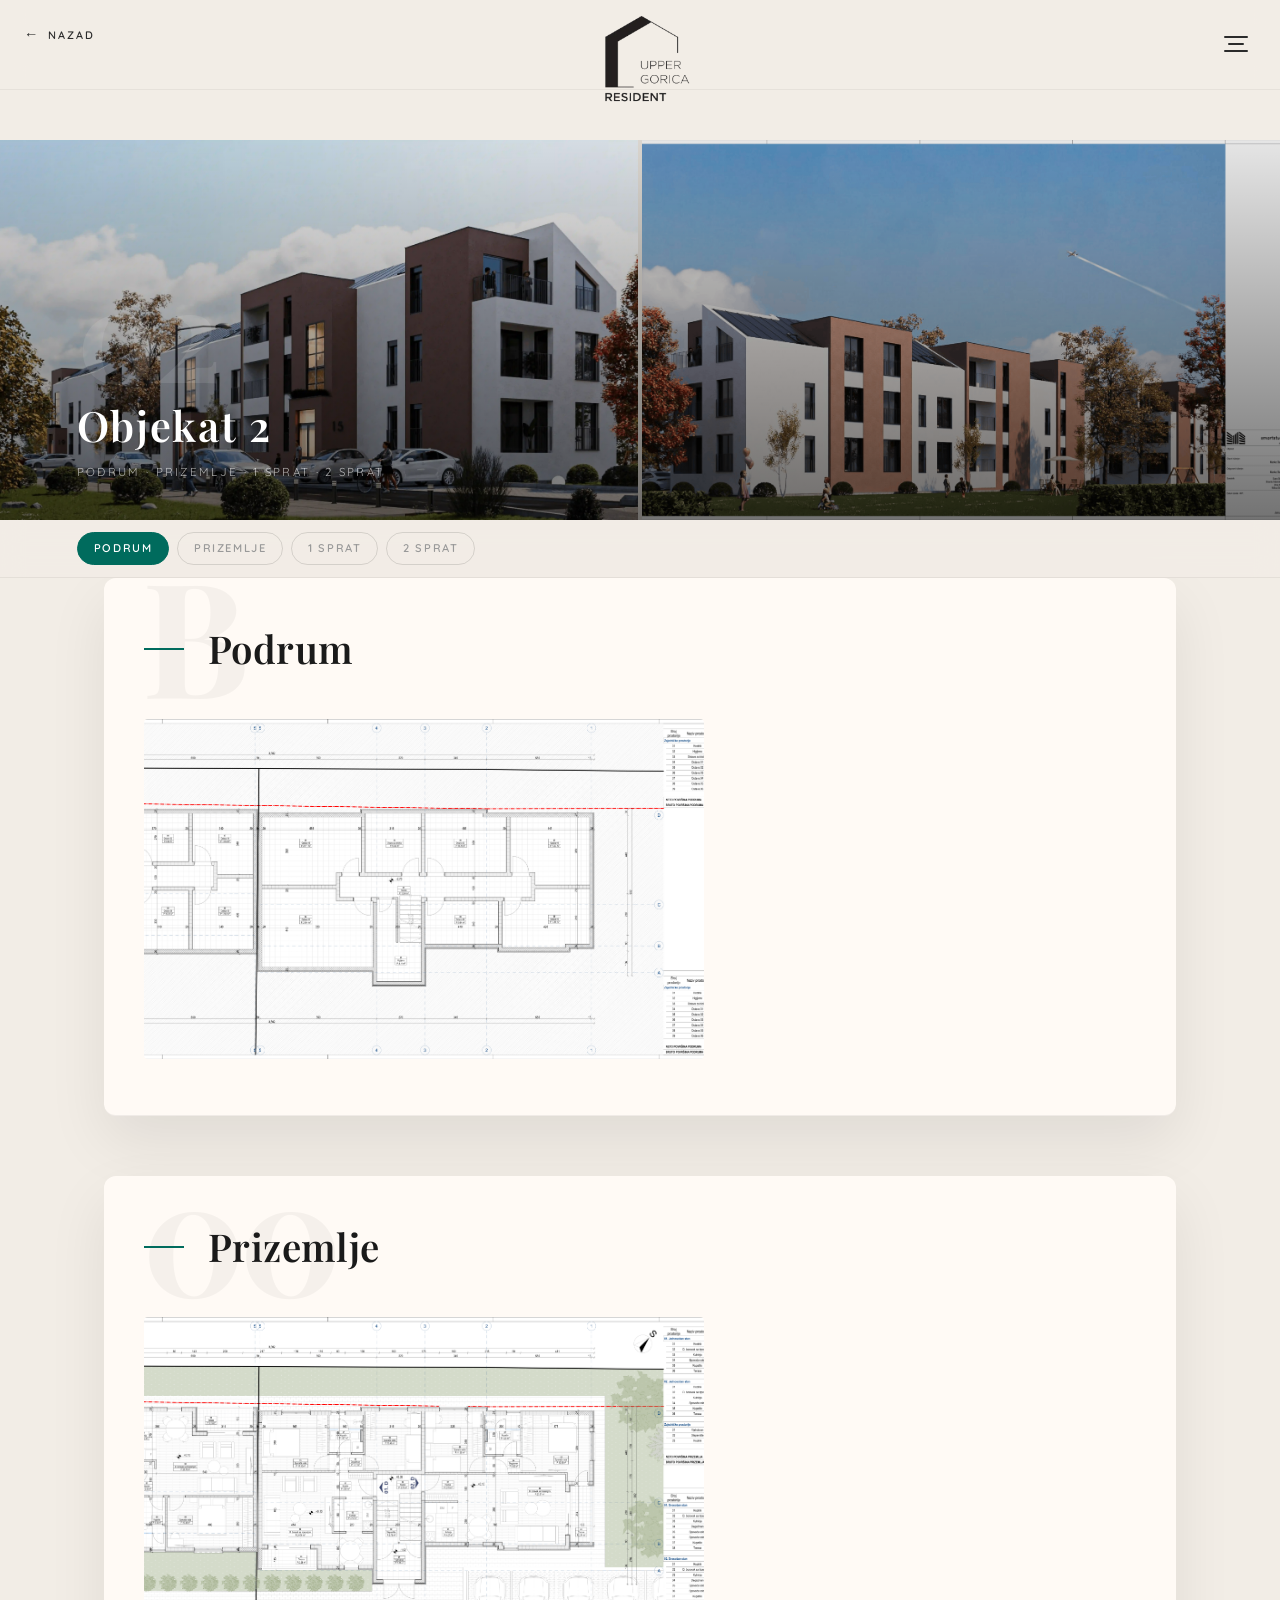
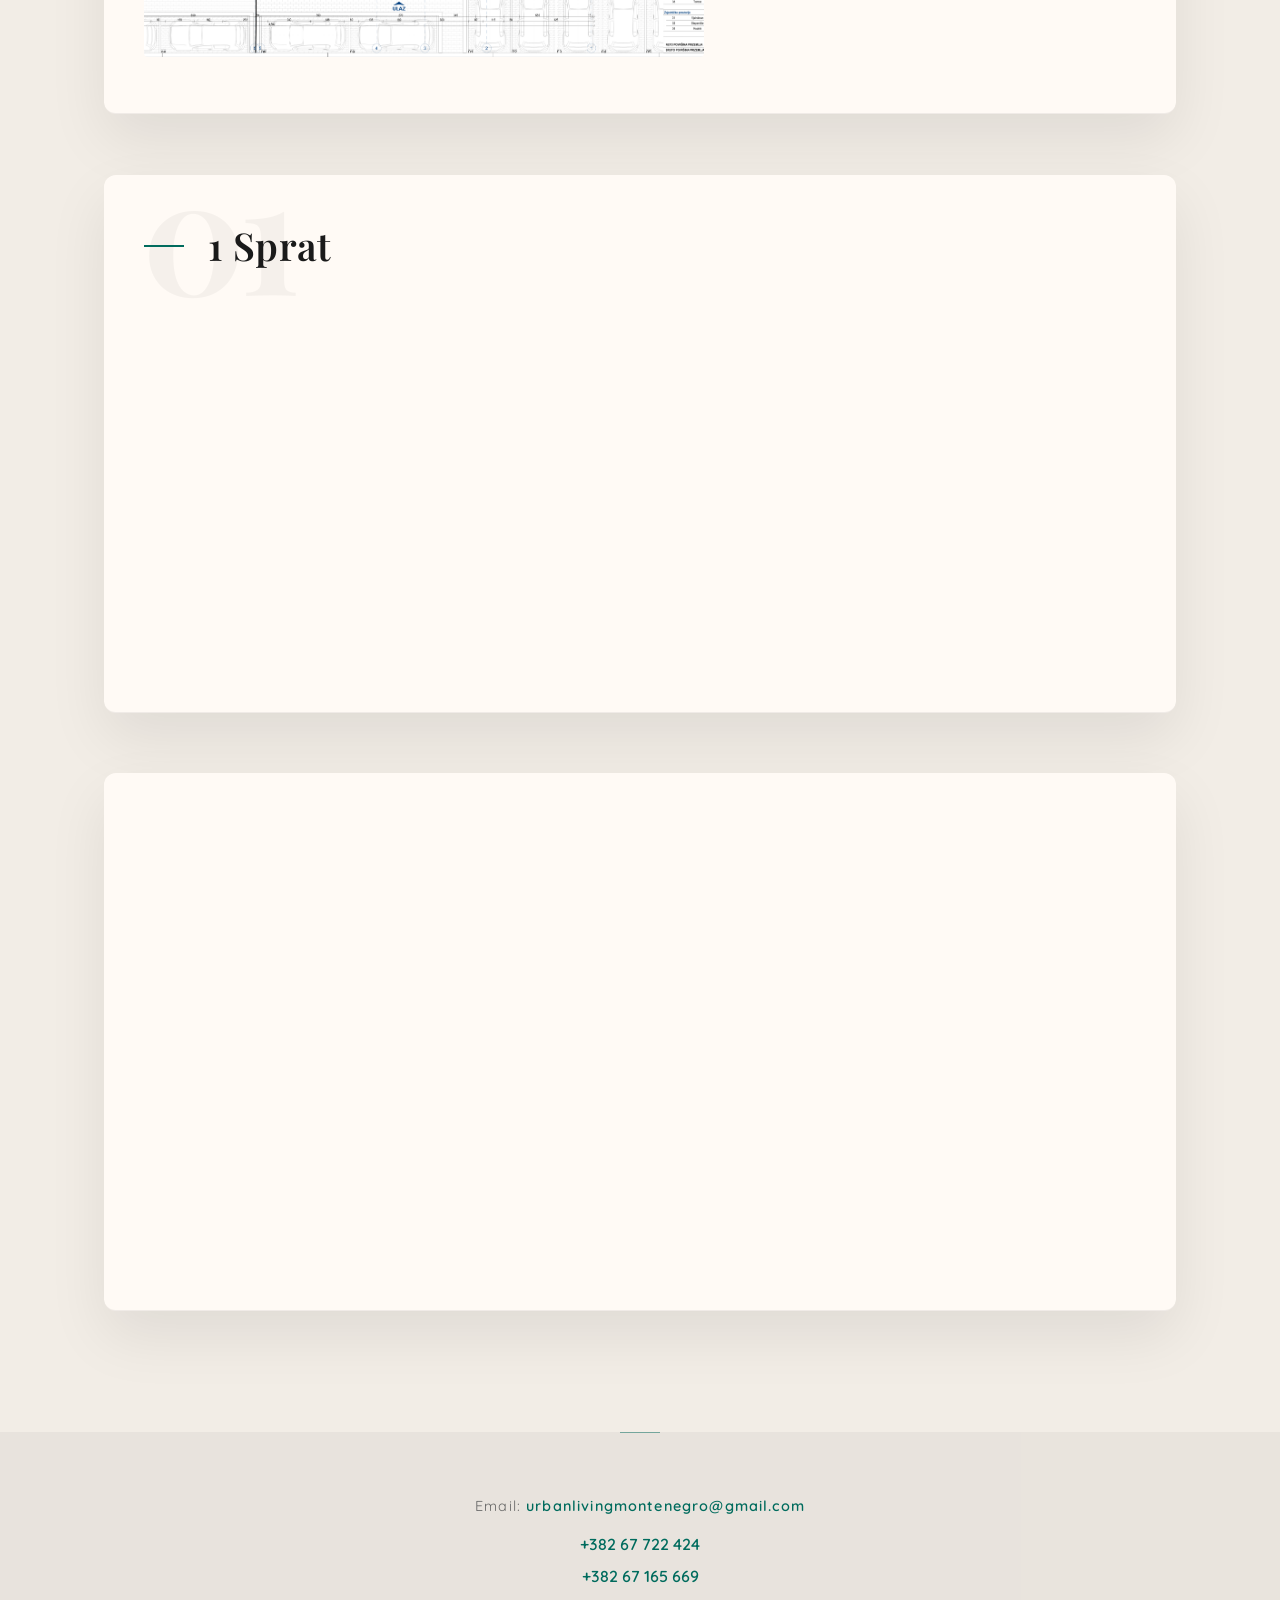
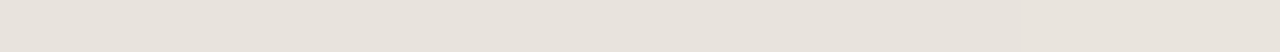
<file: gornja_gorica/objekat2.html>
<!DOCTYPE html>
<html lang="me">
<head>
  <meta charset="UTF-8">
  <meta name="description" content="Objekat 2, Upper Gorica — Urban Living Podgorica.">
  <meta name="viewport" content="width=device-width, initial-scale=1.0">
  <title>Objekat 2 — Upper Gorica</title>
  <link rel="icon" type="image/svg+xml" href="/favicon.svg">

  <meta property="og:type" content="website">
  <meta property="og:title" content="Objekat 2 — Upper Gorica">
  <meta property="og:description" content="Objekat 2, Upper Gorica — Urban Living Podgorica.">
  <meta property="og:image" content="/gornja_gorica/images/urbanlivinglogo.webp">
  <meta name="twitter:card" content="summary_large_image">

    <link rel="preconnect" href="https://fonts.googleapis.com">
  <link rel="preconnect" href="https://fonts.gstatic.com" crossorigin>
  <link href="https://fonts.googleapis.com/css2?family=Quicksand:wght@400;500;600;700&family=Playfair+Display:ital,wght@0,500;0,600;0,700;1,500&display=swap" rel="stylesheet">
  <link rel="stylesheet" href="/gornja_gorica/style.css">
  <style>

    :root {
      --green: #006b5d;
      --dark:  #1a1a1a;
      --cream: #f2ede6;
      --muted: #999;
    }

    .close-btn { display: none !important; }
    .hamburger:hover, .hamburger.active:hover { background: transparent; }

    .menu-overlay { background: #141414 !important; padding-top: 90px !important; }
    .menu-overlay::before {
      content: 'Urban Living';
      position: absolute; top: 28px; left: 28px;
      font-family: 'Playfair Display', serif;
      font-size: .65rem; letter-spacing: .28em; text-transform: uppercase;
      color: rgba(255,255,255,.15); pointer-events: none;
    }
    .menu-overlay::after {
      content: ''; position: absolute; top: 0; left: 0;
      width: 2px; height: 0; background: var(--green);
      transition: height .55s cubic-bezier(.22,1,.36,1);
    }
    .menu-overlay.active::after { height: 100%; }
    .menu-overlay .menu-link {
      font-family: 'Quicksand', sans-serif !important;
      font-size: 1.1rem !important; font-weight: 600 !important;
      letter-spacing: .16em !important; text-transform: uppercase !important;
      color: rgba(255,255,255,.6) !important;
      padding: 18px 28px !important; position: relative;
      transition: color .3s ease !important; opacity: 0;
    }
    .menu-overlay .menu-link::after {
      content: ''; position: absolute; bottom: 12px; left: 28px;
      width: 0; height: 1px; background: var(--green); transition: width .35s ease;
    }
    .menu-overlay .menu-link:hover        { color: #fff !important; }
    .menu-overlay .menu-link:hover::after  { width: 28px; }
    .menu-overlay .menu-link.active        { color: #fff !important; }
    .menu-overlay .menu-link.active::after { width: 20px; }
    .menu-overlay.active .menu-link { animation: menuSlideIn .45s ease forwards; }
    .menu-overlay.active .menu-link:nth-child(1) { animation-delay: .05s; }
    .menu-overlay.active .menu-link:nth-child(2) { animation-delay: .12s; }
    .menu-overlay.active .menu-link:nth-child(3) { animation-delay: .19s; }
    .menu-overlay.active .menu-link:nth-child(4) { animation-delay: .26s; }
    @keyframes menuSlideIn {
      from { opacity: 0; transform: translateX(20px); }
      to   { opacity: 1; transform: translateX(0); }
    }

    body#apartments { padding-top: 50px; }

    .building-hero {
      margin-top: 90px; position: relative;
      height: 380px; overflow: hidden;
    }
    .building-hero img { width: 100%; height: 100%; object-fit: cover; display: block; }
    .building-hero::after {
      content: ''; position: absolute; inset: 0;
      background: linear-gradient(to bottom, rgba(0,0,0,0.15) 0%, rgba(0,0,0,0.55) 100%);
    }
    .building-hero-label {
      position: absolute; bottom: 40px; left: 6%; z-index: 2; pointer-events: none;
    }
    .building-hero-label .b-num {
      font-family: 'Playfair Display', serif;
      font-size: clamp(4rem, 12vw, 8rem); font-weight: 700;
      color: rgba(255,255,255,0.1); line-height: 1; display: block; letter-spacing: -0.04em;
    }
    .building-hero-label .b-name {
      font-family: 'Playfair Display', serif;
      font-size: clamp(1.6rem, 4vw, 2.6rem); font-weight: 600;
      color: #fff; letter-spacing: 0.04em; display: block;
    }
    .building-hero-label .b-meta {
      font-family: 'Quicksand', sans-serif;
      font-size: 0.72rem; letter-spacing: 0.2em; text-transform: uppercase;
      color: rgba(255,255,255,0.65); display: block; margin-top: 6px;
    }

    /* Building hero — 2 images side by side */
    .building-hero-dual {
      margin-top: 90px; position: relative;
      height: 380px; overflow: hidden;
      display: grid; grid-template-columns: 1fr 1fr;
      gap: 4px;
    }
    .building-hero-dual img {
      width: 100%; height: 100%; object-fit: cover; display: block;
    }
    .building-hero-dual::after {
      content: ''; position: absolute; inset: 0;
      background: linear-gradient(to bottom, rgba(0,0,0,0.1) 0%, rgba(0,0,0,0.55) 100%);
      pointer-events: none;
    }

    .back-btn {
      position: fixed; top: 24px; left: 24px; z-index: 99999;
      display: flex; align-items: center; gap: 8px;
      font-family: 'Quicksand', sans-serif;
      font-size: 0.68rem; font-weight: 600;
      letter-spacing: 0.18em; text-transform: uppercase;
      color: #2b2b2b; text-decoration: none; transition: color 0.3s;
    }
    .back-btn::before { content: '←'; font-size: 0.9rem; transition: transform 0.3s; }
    .back-btn:hover { color: #006b5d; }
    .back-btn:hover::before { transform: translateX(-4px); }

    .floor-nav {
      position: sticky; top: 90px; z-index: 100;
      background: rgba(242,237,230,.95);
      backdrop-filter: blur(12px); -webkit-backdrop-filter: blur(12px);
      padding: 12px 6%; display: flex; gap: 8px;
      overflow-x: auto; scrollbar-width: none;
      border-bottom: 1px solid rgba(0,0,0,.06);
      animation: fadeUp .8s .15s ease both;
    }
    .floor-nav::-webkit-scrollbar { display: none; }
    .floor-nav a {
      -webkit-tap-highlight-color: transparent;
      flex: 0 0 auto; font-family: 'Quicksand', sans-serif;
      font-size: .7rem; font-weight: 600; letter-spacing: .14em;
      text-transform: uppercase; text-decoration: none;
      color: var(--muted); padding: 7px 16px;
      border: 1px solid rgba(0,0,0,.12); border-radius: 100px;
      transition: all .3s ease; white-space: nowrap;
    }
    .floor-nav a:hover, .floor-nav a.active {
      background: var(--green); border-color: var(--green); color: #fff;
    }

    .apartments-page { padding-top: 0 !important; }

    .floor {
      padding: 70px 6% 60px; border-bottom: 1px solid rgba(0,0,0,.06);
      position: relative; animation: fadeUp .7s ease both;
    }
    .floor:nth-child(1) { animation-delay: .1s; }
    .floor:nth-child(2) { animation-delay: .2s; }
    .floor:nth-child(3) { animation-delay: .3s; }
    .floor:nth-child(4) { animation-delay: .4s; }

    @keyframes fadeUp {
      from { opacity: 0; transform: translateY(20px); }
      to   { opacity: 1; transform: translateY(0); }
    }

    .floor-header { position: relative; margin-bottom: 40px; }
    .floor-number {
      position: absolute; top: 50%; left: -2px; transform: translateY(-60%);
      font-family: 'Playfair Display', serif;
      font-size: clamp(5rem, 15vw, 10rem); font-weight: 700;
      color: rgba(0,0,0,.04); line-height: 1; pointer-events: none;
      user-select: none; letter-spacing: -.04em;
    }
    .floor-header-content {
      position: relative; z-index: 1; display: flex; align-items: center; gap: 24px;
    }
    .floor-accent-line { width: 40px; height: 2px; background: var(--green); flex-shrink: 0; }
    .floor-header h2 {
      font-family: 'Playfair Display', serif !important;
      font-size: clamp(1.6rem, 3.5vw, 2.4rem) !important;
      font-weight: 600 !important; color: var(--dark) !important;
      letter-spacing: .01em !important; margin-bottom: 0 !important;
    }

    .floor-gallery.mobile-scroll {
      display: flex !important; gap: 16px !important;
      overflow-x: auto; padding-bottom: 16px;
      scroll-snap-type: x mandatory; -webkit-overflow-scrolling: touch; cursor: grab;
    }
    .floor-gallery.mobile-scroll:active { cursor: grabbing; }
    .floor-gallery.mobile-scroll::-webkit-scrollbar { height: 3px; }
    .floor-gallery.mobile-scroll::-webkit-scrollbar-track { background: rgba(0,0,0,.05); border-radius: 2px; }
    .floor-gallery.mobile-scroll::-webkit-scrollbar-thumb { background: var(--green); border-radius: 2px; }
    .floor-gallery.mobile-scroll img {
      flex: 0 0 auto !important; width: clamp(260px, 38vw, 480px) !important;
      height: 300px !important; object-fit: cover !important;
      border-radius: 4px !important; scroll-snap-align: start; cursor: pointer;
      transition: transform .4s ease, filter .4s ease, box-shadow .4s ease !important;
    }
    .floor-gallery.mobile-scroll img:first-child {
      width: clamp(300px, 45vw, 560px) !important; height: 340px !important;
    }
    .floor-gallery.mobile-scroll img:hover {
      transform: scale(1.02) !important; filter: brightness(1.06) !important;
      box-shadow: 0 20px 50px rgba(0,0,0,0.2) !important;
    }

/* ── HIGH-RESOLUTION ZOOMABLE LIGHTBOX (Zabjelo style) ── */
.lightbox {
  position: fixed; inset: 0; background: rgba(10,10,10,0.98);
  display: flex; justify-content: center; align-items: center;
  z-index: 99999; opacity: 0; transition: opacity 0.3s ease;
}

.lb-scroll-container {
  width: 100%; height: 100%;
  display: flex; justify-content: center; align-items: center;
  overflow: auto; padding: 20px; cursor: grab;
}
.lb-scroll-container:active { cursor: grabbing; }

.lb-target-img {
  max-width: 95%; max-height: 90vh;
  border-radius: 4px; box-shadow: 0 20px 80px #000;
  object-fit: contain; cursor: zoom-in;
  transition: transform .4s cubic-bezier(0.4, 0, 0.2, 1);
}

.lb-target-img.is-zoomed {
  max-width: none;
  width: 3500px; /* massive zoom */
  max-height: none;
  cursor: zoom-out;
}

.lightbox-hint {
  position: absolute; bottom: 24px; left: 50%; transform: translateX(-50%);
  font-family: 'Quicksand', sans-serif; font-size: 0.7rem;
  letter-spacing: 0.1em; text-transform: uppercase; 
  color: #fff; background: rgba(0,0,0,0.6);
  padding: 10px 20px; border-radius: 50px;
  pointer-events: none;
}

    .contact-info { position: relative; }
    .contact-info::before {
      content: ''; position: absolute; top: 0; left: 50%; transform: translateX(-50%);
      width: 40px; height: 1px; background: #006b5d; opacity: 0.5;
    }
    .contact-info p {
      font-family: 'Quicksand', sans-serif; font-size: 0.9rem;
      letter-spacing: 0.08em; margin-bottom: 8px; color: #666;
    }
    .contact-info a { color: #006b5d !important; position: relative; }
    .contact-info a::after {
      content: ''; position: absolute; bottom: -2px; left: 0;
      width: 100%; height: 1px; background: #006b5d;
      transform: scaleX(0); transform-origin: right; transition: transform 0.4s ease;
    }
    .contact-info a:hover::after { transform: scaleX(1); transform-origin: left; }

    :target { scroll-margin-top: 160px; }

    @media (max-width: 768px) {
      .building-hero, .building-hero-dual { height: 240px; margin-top: 90px; }
      .floor { padding: 40px 4% 36px; }
      .floor-gallery.mobile-scroll img { width: 80vw !important; height: 220px !important; }
      .floor-gallery.mobile-scroll img:first-child { width: 88vw !important; height: 250px !important; }
      .back-btn { top: 16px; left: 16px; }
    }

  </style>
</head>
<body id="apartments">

  <a href="/gornja_gorica/" class="back-btn">Nazad</a>

  <header class="header">
    <a href="/gornja_gorica/" class="logo">
      <img src="/gornja_gorica/images/urbanlivinglogo.webp" alt="Urban Living Logo">
    </a>
  </header>

  <div class="hamburger" id="hamburger" role="button" tabindex="0" aria-label="Toggle navigation">
    <span></span><span></span><span></span>
  </div>

  <div class="menu-overlay" id="menuOverlay">
    <a href="/gornja_gorica/"   class="menu-link">Početna</a>
    <a href="#contactInfo" class="menu-link">Kontakt</a>
    <a href="/gornja_gorica/"  class="menu-link active">Objekti</a>
    <a href="https://www.instagram.com/" target="_blank" class="menu-link">Instagram</a>
  </div>
  <div id="menuDim"></div>

  <!-- BUILDING HERO — 2 images -->
<div class="building-hero-dual">
    <img loading="lazy" decoding="async" src="/gornja_gorica/images/PESIC PARKETI/2_zgrada/PESIC PARKETI-16.webp" alt="Objekat 2 — pogled 1">
    <img loading="lazy" decoding="async" src="/gornja_gorica/images/PESIC PARKETI/2_zgrada/PESIC PARKETI-17.png" alt="Objekat 2 — pogled 2">
    <div class="building-hero-label">
      <span class="b-num">02</span>
      <span class="b-name">Objekat 2</span>
      <span class="b-meta">Podrum · Prizemlje · 1 Sprat · 2 Sprat</span>
    </div>
  </div>

  <nav class="floor-nav" id="floorNav">
    <a href="#floor1">Podrum</a>
    <a href="#floor2">Prizemlje</a>
    <a href="#floor3">1 Sprat</a>
    <a href="#floor4">2 Sprat</a>
  </nav>

  <main class="apartments-page">

    <section class="floor" id="floor1">
      <div class="floor-header">
        <span class="floor-number">B</span>
        <div class="floor-header-content">
          <div class="floor-accent-line"></div>
          <h2>Podrum</h2>
        </div>
      </div>
      <div class="floor-gallery mobile-scroll">
        <img loading="lazy" decoding="async" src="/gornja_gorica/images/PESIC PARKETI/2_zgrada/podrum.png" alt="Podrum — Objekat 2">
      </div>
    </section>

    <section class="floor" id="floor2">
      <div class="floor-header">
        <span class="floor-number">00</span>
        <div class="floor-header-content">
          <div class="floor-accent-line"></div>
          <h2>Prizemlje</h2>
        </div>
      </div>
      <div class="floor-gallery mobile-scroll">
        <img loading="lazy" decoding="async" src="/gornja_gorica/images/PESIC PARKETI/2_zgrada/prizemlje.png" alt="Prizemlje — Objekat 2">
      </div>
    </section>

    <section class="floor" id="floor3">
      <div class="floor-header">
        <span class="floor-number">01</span>
        <div class="floor-header-content">
          <div class="floor-accent-line"></div>
          <h2>1 Sprat</h2>
        </div>
      </div>
      <div class="floor-gallery mobile-scroll">
        <img loading="lazy" decoding="async" src="/gornja_gorica/images/PESIC PARKETI/2_zgrada/prvi_sprat.png" alt="1 Sprat — Objekat 2">
      </div>
    </section>

    <section class="floor" id="floor4">
      <div class="floor-header">
        <span class="floor-number">02</span>
        <div class="floor-header-content">
          <div class="floor-accent-line"></div>
          <h2>2 Sprat</h2>
        </div>
      </div>
      <div class="floor-gallery mobile-scroll">
        <img loading="lazy" decoding="async" src="/gornja_gorica/images/PESIC PARKETI/2_zgrada/drugi_sprat.png" alt="2 Sprat — Objekat 2">
      </div>
    </section>

  </main>

  <section id="contactInfo" class="contact-info">
    <p>Email: <a href="mailto:urbanlivingmontenegro@gmail.com">urbanlivingmontenegro@gmail.com</a></p>
        <div class="cd-value"><a href="tel:+38267722424">+382 67 722 424</a></div>
        <div class="cd-value"><a href="tel:+38267165699">+382 67 165 669</a></div>
  </section>

  <script src="/gornja_gorica/script.js"></script>
  <script>
    // ── ZABJELO-STYLE ZOOMABLE LIGHTBOX ──
    document.querySelectorAll('.floor-gallery img').forEach(img => {
      img.addEventListener('click', () => {
        const lb = document.createElement('div');
        lb.className = 'lightbox';
        lb.innerHTML = `
          <div class="lb-scroll-container">
            <img src="${img.src}" alt="${img.alt}" class="lb-target-img">
          </div>
          <span class="lightbox-hint">Kliknite na sliku za Zoom | Prevucite za kretanje</span>
        `;
        document.body.appendChild(lb);
        document.body.style.overflow = 'hidden';
        requestAnimationFrame(() => { lb.style.opacity = '1'; });

        const targetImg = lb.querySelector('.lb-target-img');
        const container = lb.querySelector('.lb-scroll-container');

        // Click image to toggle zoom
        targetImg.addEventListener('click', (event) => {
          event.stopPropagation();
          const wasZoomed = targetImg.classList.contains('is-zoomed');
          targetImg.classList.toggle('is-zoomed');
        });

        // Close on background click
        lb.addEventListener('click', () => {
          lb.style.opacity = '0';
          lb.addEventListener('transitionend', () => {
            lb.remove();
            document.body.style.overflow = '';
          }, { once: true });
        });
      });
    });

    const navLinks = document.querySelectorAll('.floor-nav a');
    const floorSections = document.querySelectorAll('.floor');
    const floorNav = document.getElementById('floorNav');
    function updateActiveNav() {
      const offset = (document.querySelector('.header')?.offsetHeight || 90) + (floorNav?.offsetHeight || 48) + 10;
      let best = null, bestDist = Infinity;
      floorSections.forEach(s => { const dist = Math.abs(s.getBoundingClientRect().top - offset); if (dist < bestDist) { bestDist = dist; best = s; } });
      if (best) {
        navLinks.forEach(a => a.classList.remove('active'));
        const a = document.querySelector(`.floor-nav a[href="#${best.id}"]`);
        if (a) { a.classList.add('active'); a.scrollIntoView({ behavior: 'smooth', block: 'nearest', inline: 'center' }); }
      }
    }
    window.addEventListener('scroll', updateActiveNav, { passive: true });
    updateActiveNav();

    document.querySelectorAll('.floor-gallery.mobile-scroll').forEach(g => {
      let down = false, startX, scrollLeft;
      g.addEventListener('mousedown',  e => { down = true; startX = e.pageX - g.offsetLeft; scrollLeft = g.scrollLeft; });
      g.addEventListener('mouseleave', () => down = false);
      g.addEventListener('mouseup',    () => down = false);
      g.addEventListener('mousemove',  e => { if (!down) return; e.preventDefault(); g.scrollLeft = scrollLeft - (e.pageX - g.offsetLeft - startX) * 1.5; });
    });

    if (window.location.hash) {
      setTimeout(() => { const t = document.querySelector(window.location.hash); if (t) t.scrollIntoView({ behavior: 'smooth', block: 'start' }); }, 200);
    }

    document.getElementById('hamburger').addEventListener('keydown', e => {
      if (e.key === 'Enter' || e.key === ' ') { e.preventDefault(); document.getElementById('hamburger').click(); }
    });
  </script>
</body>
</html>
</file>
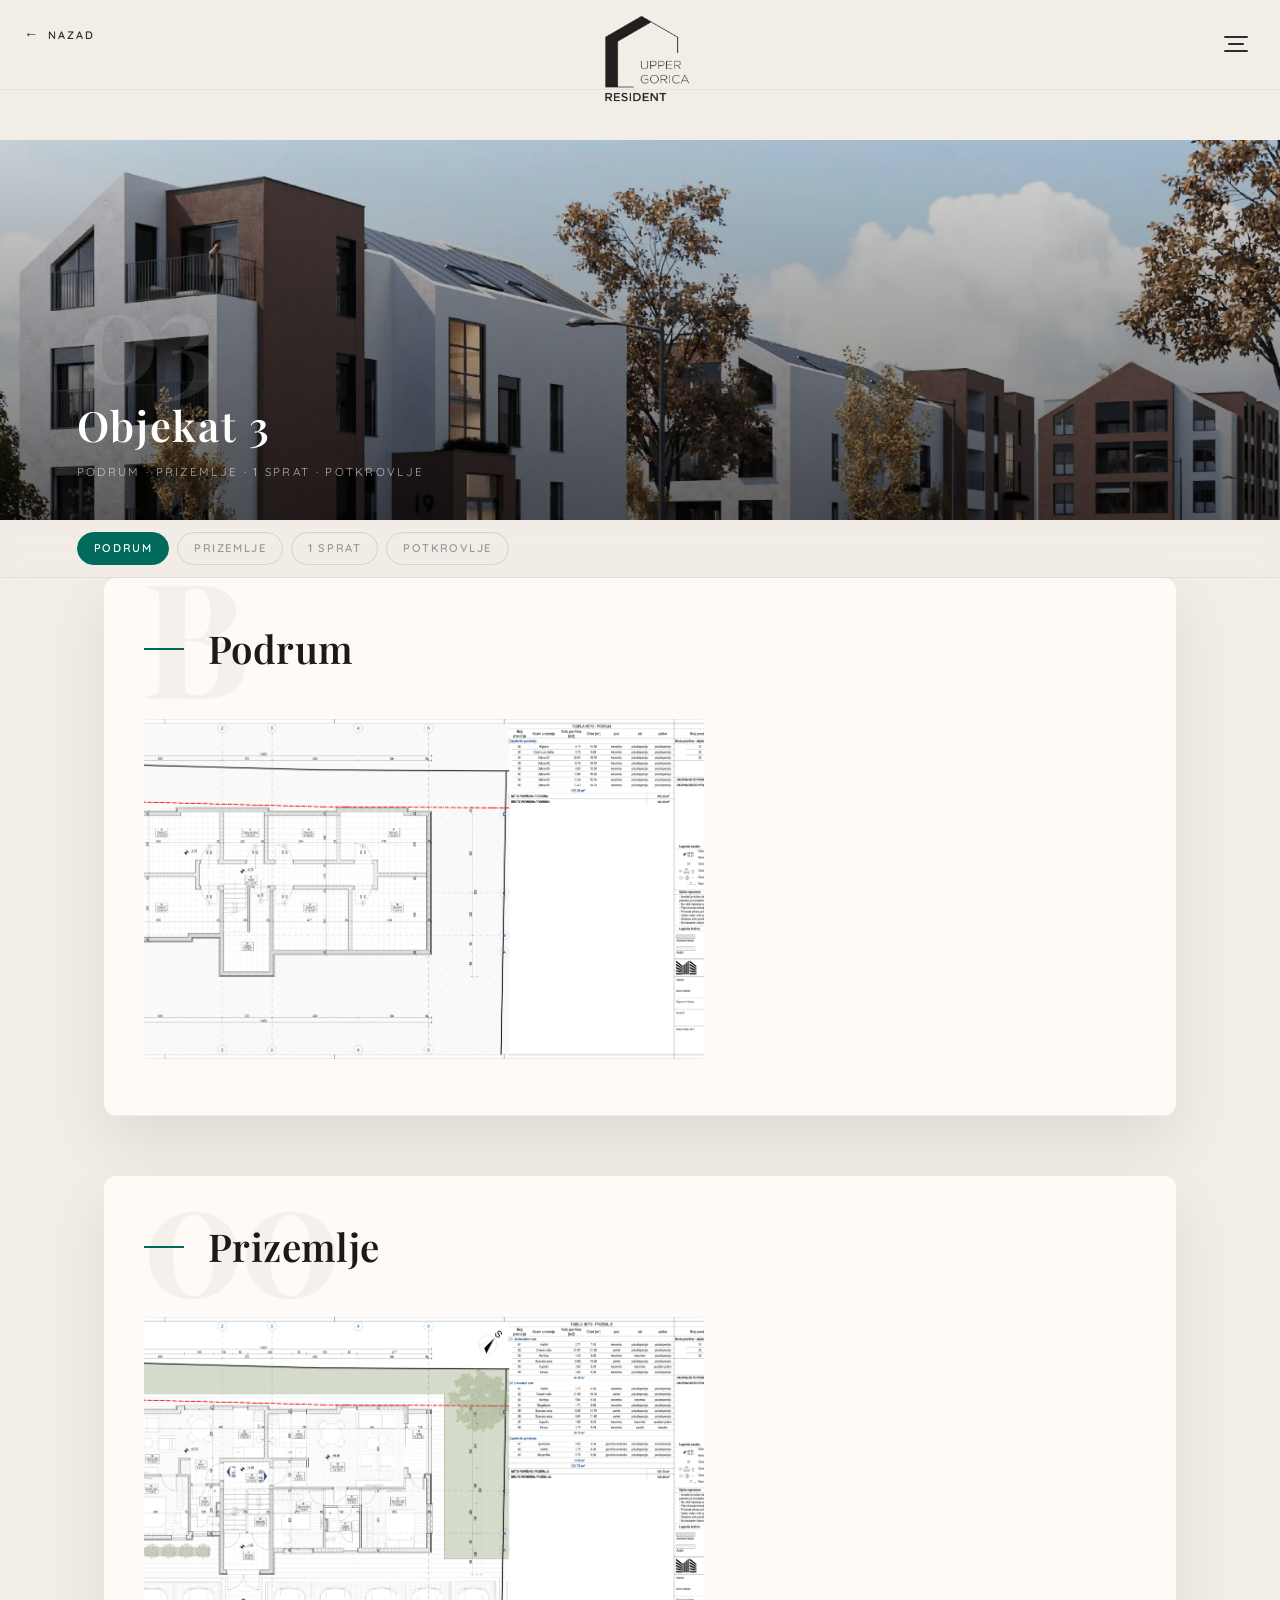
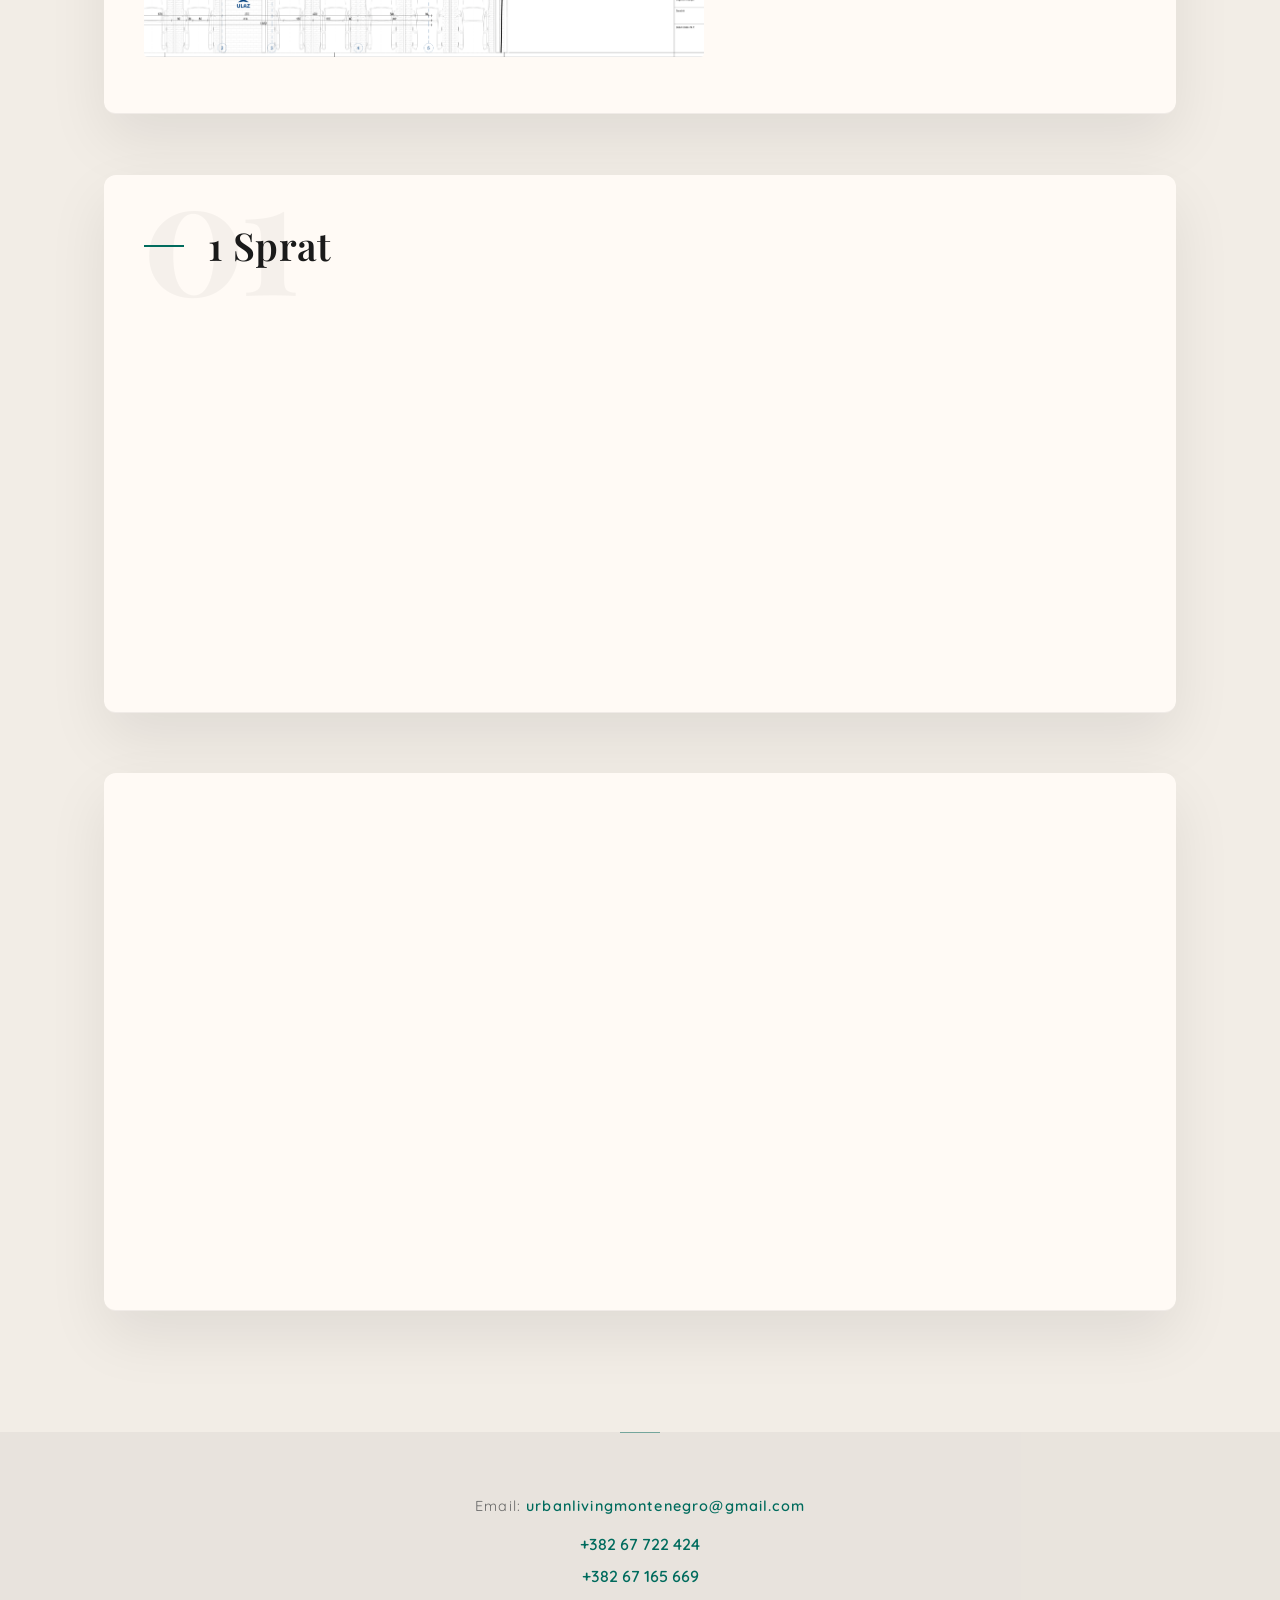
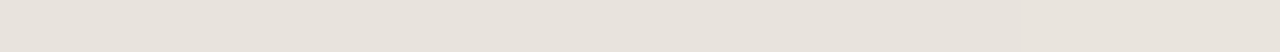
<file: gornja_gorica/objekat3.html>
<!DOCTYPE html>
<html lang="me">
<head>
  <meta charset="UTF-8">
  <meta name="description" content="Objekat 3, Upper Gorica — Urban Living Podgorica.">
  <meta name="viewport" content="width=device-width, initial-scale=1.0">
  <title>Objekat 3 — Upper Gorica</title>
  <link rel="icon" type="image/svg+xml" href="/favicon.svg">

  <meta property="og:type" content="website">
  <meta property="og:title" content="Objekat 3 — Upper Gorica">
  <meta property="og:description" content="Objekat 3, Upper Gorica — Urban Living Podgorica.">
  <meta property="og:image" content="/gornja_gorica/images/urbanlivinglogo.webp">
  <meta name="twitter:card" content="summary_large_image">

    <link rel="preconnect" href="https://fonts.googleapis.com">
  <link rel="preconnect" href="https://fonts.gstatic.com" crossorigin>
  <link href="https://fonts.googleapis.com/css2?family=Quicksand:wght@400;500;600;700&family=Playfair+Display:ital,wght@0,500;0,600;0,700;1,500&display=swap" rel="stylesheet">
  <link rel="stylesheet" href="/gornja_gorica/style.css">
  <style>

    :root {
      --green: #006b5d;
      --dark:  #1a1a1a;
      --cream: #f2ede6;
      --muted: #999;
    }

    .close-btn { display: none !important; }
    .hamburger:hover, .hamburger.active:hover { background: transparent; }

    .menu-overlay { background: #141414 !important; padding-top: 90px !important; }
    .menu-overlay::before {
      content: 'Urban Living';
      position: absolute; top: 28px; left: 28px;
      font-family: 'Playfair Display', serif;
      font-size: .65rem; letter-spacing: .28em; text-transform: uppercase;
      color: rgba(255,255,255,.15); pointer-events: none;
    }
    .menu-overlay::after {
      content: ''; position: absolute; top: 0; left: 0;
      width: 2px; height: 0; background: var(--green);
      transition: height .55s cubic-bezier(.22,1,.36,1);
    }
    .menu-overlay.active::after { height: 100%; }
    .menu-overlay .menu-link {
      font-family: 'Quicksand', sans-serif !important;
      font-size: 1.1rem !important; font-weight: 600 !important;
      letter-spacing: .16em !important; text-transform: uppercase !important;
      color: rgba(255,255,255,.6) !important;
      padding: 18px 28px !important; position: relative;
      transition: color .3s ease !important; opacity: 0;
    }
    .menu-overlay .menu-link::after {
      content: ''; position: absolute; bottom: 12px; left: 28px;
      width: 0; height: 1px; background: var(--green); transition: width .35s ease;
    }
    .menu-overlay .menu-link:hover        { color: #fff !important; }
    .menu-overlay .menu-link:hover::after  { width: 28px; }
    .menu-overlay .menu-link.active        { color: #fff !important; }
    .menu-overlay .menu-link.active::after { width: 20px; }
    .menu-overlay.active .menu-link { animation: menuSlideIn .45s ease forwards; }
    .menu-overlay.active .menu-link:nth-child(1) { animation-delay: .05s; }
    .menu-overlay.active .menu-link:nth-child(2) { animation-delay: .12s; }
    .menu-overlay.active .menu-link:nth-child(3) { animation-delay: .19s; }
    .menu-overlay.active .menu-link:nth-child(4) { animation-delay: .26s; }
    @keyframes menuSlideIn {
      from { opacity: 0; transform: translateX(20px); }
      to   { opacity: 1; transform: translateX(0); }
    }

    body#apartments { padding-top: 50px; }

  /* ── BUILDING HERO ── */
    .building-hero {
      margin-top: 90px;
      position: relative;
      height: 380px;
      overflow: hidden;
    }
    .building-hero img {
      width: 100%; height: 100%;
      object-fit: cover;
      display: block;
    }
    .building-hero::after {
      content: '';
      position: absolute; inset: 0;
      background: linear-gradient(to bottom, rgba(0,0,0,0.15) 0%, rgba(0,0,0,0.55) 100%);
    }
    .building-hero-label {
      position: absolute; bottom: 40px; left: 6%;
      z-index: 2; pointer-events: none;
    }
    .building-hero-label .b-num {
      font-family: 'Playfair Display', serif;
      font-size: clamp(4rem, 12vw, 8rem);
      font-weight: 700; color: rgba(255,255,255,0.1);
      line-height: 1; display: block; letter-spacing: -0.04em;
    }
    .building-hero-label .b-name {
      font-family: 'Playfair Display', serif;
      font-size: clamp(1.6rem, 4vw, 2.6rem);
      font-weight: 600; color: #fff;
      letter-spacing: 0.04em; display: block;
    }
    .building-hero-label .b-meta {
      font-family: 'Quicksand', sans-serif;
      font-size: 0.72rem; letter-spacing: 0.2em;
      text-transform: uppercase; color: rgba(255,255,255,0.65);
      display: block; margin-top: 6px;
    }

    .back-btn {
      position: fixed; top: 24px; left: 24px; z-index: 99999;
      display: flex; align-items: center; gap: 8px;
      font-family: 'Quicksand', sans-serif;
      font-size: 0.68rem; font-weight: 600;
      letter-spacing: 0.18em; text-transform: uppercase;
      color: #2b2b2b; text-decoration: none; transition: color 0.3s;
    }
    .back-btn::before { content: '←'; font-size: 0.9rem; transition: transform 0.3s; }
    .back-btn:hover { color: #006b5d; }
    .back-btn:hover::before { transform: translateX(-4px); }

    .floor-nav {
      position: sticky; top: 90px; z-index: 100;
      background: rgba(242,237,230,.95);
      backdrop-filter: blur(12px); -webkit-backdrop-filter: blur(12px);
      padding: 12px 6%; display: flex; gap: 8px;
      overflow-x: auto; scrollbar-width: none;
      border-bottom: 1px solid rgba(0,0,0,.06);
      animation: fadeUp .8s .15s ease both;
    }
    .floor-nav::-webkit-scrollbar { display: none; }
    .floor-nav a {
      -webkit-tap-highlight-color: transparent;
      flex: 0 0 auto; font-family: 'Quicksand', sans-serif;
      font-size: .7rem; font-weight: 600; letter-spacing: .14em;
      text-transform: uppercase; text-decoration: none;
      color: var(--muted); padding: 7px 16px;
      border: 1px solid rgba(0,0,0,.12); border-radius: 100px;
      transition: all .3s ease; white-space: nowrap;
    }
    .floor-nav a:hover, .floor-nav a.active {
      background: var(--green); border-color: var(--green); color: #fff;
    }

    .apartments-page { padding-top: 0 !important; }

    .floor {
      padding: 70px 6% 60px; border-bottom: 1px solid rgba(0,0,0,.06);
      position: relative; animation: fadeUp .7s ease both;
    }
    .floor:nth-child(1) { animation-delay: .1s; }
    .floor:nth-child(2) { animation-delay: .2s; }
    .floor:nth-child(3) { animation-delay: .3s; }
    .floor:nth-child(4) { animation-delay: .4s; }

    @keyframes fadeUp {
      from { opacity: 0; transform: translateY(20px); }
      to   { opacity: 1; transform: translateY(0); }
    }

    .floor-header { position: relative; margin-bottom: 40px; }
    .floor-number {
      position: absolute; top: 50%; left: -2px; transform: translateY(-60%);
      font-family: 'Playfair Display', serif;
      font-size: clamp(5rem, 15vw, 10rem); font-weight: 700;
      color: rgba(0,0,0,.04); line-height: 1; pointer-events: none;
      user-select: none; letter-spacing: -.04em;
    }
    .floor-header-content {
      position: relative; z-index: 1; display: flex; align-items: center; gap: 24px;
    }
    .floor-accent-line { width: 40px; height: 2px; background: var(--green); flex-shrink: 0; }
    .floor-header h2 {
      font-family: 'Playfair Display', serif !important;
      font-size: clamp(1.6rem, 3.5vw, 2.4rem) !important;
      font-weight: 600 !important; color: var(--dark) !important;
      letter-spacing: .01em !important; margin-bottom: 0 !important;
    }

    .floor-gallery.mobile-scroll {
      display: flex !important; gap: 16px !important;
      overflow-x: auto; padding-bottom: 16px;
      scroll-snap-type: x mandatory; -webkit-overflow-scrolling: touch; cursor: grab;
    }
    .floor-gallery.mobile-scroll:active { cursor: grabbing; }
    .floor-gallery.mobile-scroll::-webkit-scrollbar { height: 3px; }
    .floor-gallery.mobile-scroll::-webkit-scrollbar-track { background: rgba(0,0,0,.05); border-radius: 2px; }
    .floor-gallery.mobile-scroll::-webkit-scrollbar-thumb { background: var(--green); border-radius: 2px; }
    .floor-gallery.mobile-scroll img {
      flex: 0 0 auto !important; width: clamp(260px, 38vw, 480px) !important;
      height: 300px !important; object-fit: cover !important;
      border-radius: 4px !important; scroll-snap-align: start; cursor: pointer;
      transition: transform .4s ease, filter .4s ease, box-shadow .4s ease !important;
    }
    .floor-gallery.mobile-scroll img:first-child {
      width: clamp(300px, 45vw, 560px) !important; height: 340px !important;
    }
    .floor-gallery.mobile-scroll img:hover {
      transform: scale(1.02) !important; filter: brightness(1.06) !important;
      box-shadow: 0 20px 50px rgba(0,0,0,0.2) !important;
    }

/* ── HIGH-RESOLUTION ZOOMABLE LIGHTBOX (Zabjelo style) ── */
.lightbox {
  position: fixed; inset: 0; background: rgba(10,10,10,0.98);
  display: flex; justify-content: center; align-items: center;
  z-index: 99999; opacity: 0; transition: opacity 0.3s ease;
}

.lb-scroll-container {
  width: 100%; height: 100%;
  display: flex; justify-content: center; align-items: center;
  overflow: auto; padding: 20px; cursor: grab;
}
.lb-scroll-container:active { cursor: grabbing; }

.lb-target-img {
  max-width: 95%; max-height: 90vh;
  border-radius: 4px; box-shadow: 0 20px 80px #000;
  object-fit: contain; cursor: zoom-in;
  transition: transform .4s cubic-bezier(0.4, 0, 0.2, 1);
}

.lb-target-img.is-zoomed {
  max-width: none;
  width: 3500px; /* massive zoom */
  max-height: none;
  cursor: zoom-out;
}

.lightbox-hint {
  position: absolute; bottom: 24px; left: 50%; transform: translateX(-50%);
  font-family: 'Quicksand', sans-serif; font-size: 0.7rem;
  letter-spacing: 0.1em; text-transform: uppercase; 
  color: #fff; background: rgba(0,0,0,0.6);
  padding: 10px 20px; border-radius: 50px;
  pointer-events: none;
}

    .contact-info { position: relative; }
    .contact-info::before {
      content: ''; position: absolute; top: 0; left: 50%; transform: translateX(-50%);
      width: 40px; height: 1px; background: #006b5d; opacity: 0.5;
    }
    .contact-info p {
      font-family: 'Quicksand', sans-serif; font-size: 0.9rem;
      letter-spacing: 0.08em; margin-bottom: 8px; color: #666;
    }
    .contact-info a { color: #006b5d !important; position: relative; }
    .contact-info a::after {
      content: ''; position: absolute; bottom: -2px; left: 0;
      width: 100%; height: 1px; background: #006b5d;
      transform: scaleX(0); transform-origin: right; transition: transform 0.4s ease;
    }
    .contact-info a:hover::after { transform: scaleX(1); transform-origin: left; }

    :target { scroll-margin-top: 160px; }

    @media (max-width: 768px) {
      .building-hero-dual { height: 240px; margin-top: 90px; }
      .floor { padding: 40px 4% 36px; }
      .floor-gallery.mobile-scroll img { width: 80vw !important; height: 220px !important; }
      .floor-gallery.mobile-scroll img:first-child { width: 88vw !important; height: 250px !important; }
      .back-btn { top: 16px; left: 16px; }
    }

  </style>
</head>
<body id="apartments">

  <a href="/gornja_gorica/" class="back-btn">Nazad</a>

  <header class="header">
    <a href="/gornja_gorica/" class="logo">
      <img src="/gornja_gorica/images/urbanlivinglogo.webp" alt="Urban Living Logo">
    </a>
  </header>

  <div class="hamburger" id="hamburger" role="button" tabindex="0" aria-label="Toggle navigation">
    <span></span><span></span><span></span>
  </div>

  <div class="menu-overlay" id="menuOverlay">
    <a href="/gornja_gorica/"   class="menu-link">Početna</a>
    <a href="#contactInfo" class="menu-link">Kontakt</a>
    <a href="/gornja_gorica/"  class="menu-link active">Objekti</a>
    <a href="https://www.instagram.com/" target="_blank" class="menu-link">Instagram</a>
  </div>
  <div id="menuDim"></div>

  <!-- BUILDING HERO — 2 images -->
<div class="building-hero">
    <img loading="lazy" decoding="async" src="/gornja_gorica/images/PESIC PARKETI/3_zgrada/PESIC PARKETI-24.webp" alt="Objekat 3">
    
    <div class="building-hero-label">
      <span class="b-num">03</span>
      <span class="b-name">Objekat 3</span>
      <span class="b-meta">Podrum · Prizemlje · 1 Sprat · Potkrovlje</span>
    </div>
  </div>

  <nav class="floor-nav" id="floorNav">
    <a href="#floor1">Podrum</a>
    <a href="#floor2">Prizemlje</a>
    <a href="#floor3">1 Sprat</a>
    <a href="#floor4">Potkrovlje</a>
  </nav>

  <main class="apartments-page">

    <section class="floor" id="floor1">
      <div class="floor-header">
        <span class="floor-number">B</span>
        <div class="floor-header-content">
          <div class="floor-accent-line"></div>
          <h2>Podrum</h2>
        </div>
      </div>
      <div class="floor-gallery mobile-scroll">
        <img loading="lazy" decoding="async" src="/gornja_gorica/images/PESIC PARKETI/3_zgrada/podrum.png" alt="Podrum — Objekat 3">
      </div>
    </section>

    <section class="floor" id="floor2">
      <div class="floor-header">
        <span class="floor-number">00</span>
        <div class="floor-header-content">
          <div class="floor-accent-line"></div>
          <h2>Prizemlje</h2>
        </div>
      </div>
      <div class="floor-gallery mobile-scroll">
        <img loading="lazy" decoding="async" src="/gornja_gorica/images/PESIC PARKETI/3_zgrada/prizemlje.png" alt="Prizemlje — Objekat 3">
      </div>
    </section>

    <section class="floor" id="floor3">
      <div class="floor-header">
        <span class="floor-number">01</span>
        <div class="floor-header-content">
          <div class="floor-accent-line"></div>
          <h2>1 Sprat</h2>
        </div>
      </div>
      <div class="floor-gallery mobile-scroll">
        <img loading="lazy" decoding="async" src="/gornja_gorica/images/PESIC PARKETI/3_zgrada/prvi_sprat.png" alt="1 Sprat — Objekat 3">
      </div>
    </section>

    <section class="floor" id="floor4">
      <div class="floor-header">
        <span class="floor-number">PK</span>
        <div class="floor-header-content">
          <div class="floor-accent-line"></div>
          <h2>Potkrovlje</h2>
        </div>
      </div>
      <div class="floor-gallery mobile-scroll">
        <img loading="lazy" decoding="async" src="/gornja_gorica/images/PESIC PARKETI/3_zgrada/podkrovlje.png" alt="Potkrovlje — Objekat 3">
      </div>
    </section>

  </main>

  <section id="contactInfo" class="contact-info">
    <p>Email: <a href="mailto:urbanlivingmontenegro@gmail.com">urbanlivingmontenegro@gmail.com</a></p>
        <div class="cd-value"><a href="tel:+38267722424">+382 67 722 424</a></div>
        <div class="cd-value"><a href="tel:+38267165699">+382 67 165 669</a></div>
  </section>

  <script src="/gornja_gorica/script.js"></script>
  <script>
    // ── ZABJELO-STYLE ZOOMABLE LIGHTBOX ──
    document.querySelectorAll('.floor-gallery img').forEach(img => {
      img.addEventListener('click', () => {
        const lb = document.createElement('div');
        lb.className = 'lightbox';
        lb.innerHTML = `
          <div class="lb-scroll-container">
            <img src="${img.src}" alt="${img.alt}" class="lb-target-img">
          </div>
          <span class="lightbox-hint">Kliknite na sliku za Zoom | Prevucite za kretanje</span>
        `;
        document.body.appendChild(lb);
        document.body.style.overflow = 'hidden';
        requestAnimationFrame(() => { lb.style.opacity = '1'; });

        const targetImg = lb.querySelector('.lb-target-img');
        const container = lb.querySelector('.lb-scroll-container');

        // Click image to toggle zoom
        targetImg.addEventListener('click', (event) => {
          event.stopPropagation();
          const wasZoomed = targetImg.classList.contains('is-zoomed');
          targetImg.classList.toggle('is-zoomed');
        });

        // Close on background click
        lb.addEventListener('click', () => {
          lb.style.opacity = '0';
          lb.addEventListener('transitionend', () => {
            lb.remove();
            document.body.style.overflow = '';
          }, { once: true });
        });
      });
    });

    const navLinks = document.querySelectorAll('.floor-nav a');
    const floorSections = document.querySelectorAll('.floor');
    const floorNav = document.getElementById('floorNav');
    function updateActiveNav() {
      const offset = (document.querySelector('.header')?.offsetHeight || 90) + (floorNav?.offsetHeight || 48) + 10;
      let best = null, bestDist = Infinity;
      floorSections.forEach(s => { const dist = Math.abs(s.getBoundingClientRect().top - offset); if (dist < bestDist) { bestDist = dist; best = s; } });
      if (best) {
        navLinks.forEach(a => a.classList.remove('active'));
        const a = document.querySelector(`.floor-nav a[href="#${best.id}"]`);
        if (a) { a.classList.add('active'); a.scrollIntoView({ behavior: 'smooth', block: 'nearest', inline: 'center' }); }
      }
    }
    window.addEventListener('scroll', updateActiveNav, { passive: true });
    updateActiveNav();

    document.querySelectorAll('.floor-gallery.mobile-scroll').forEach(g => {
      let down = false, startX, scrollLeft;
      g.addEventListener('mousedown',  e => { down = true; startX = e.pageX - g.offsetLeft; scrollLeft = g.scrollLeft; });
      g.addEventListener('mouseleave', () => down = false);
      g.addEventListener('mouseup',    () => down = false);
      g.addEventListener('mousemove',  e => { if (!down) return; e.preventDefault(); g.scrollLeft = scrollLeft - (e.pageX - g.offsetLeft - startX) * 1.5; });
    });

    if (window.location.hash) {
      setTimeout(() => { const t = document.querySelector(window.location.hash); if (t) t.scrollIntoView({ behavior: 'smooth', block: 'start' }); }, 200);
    }

    document.getElementById('hamburger').addEventListener('keydown', e => {
      if (e.key === 'Enter' || e.key === ' ') { e.preventDefault(); document.getElementById('hamburger').click(); }
    });
  </script>
</body>
</html>
</file>
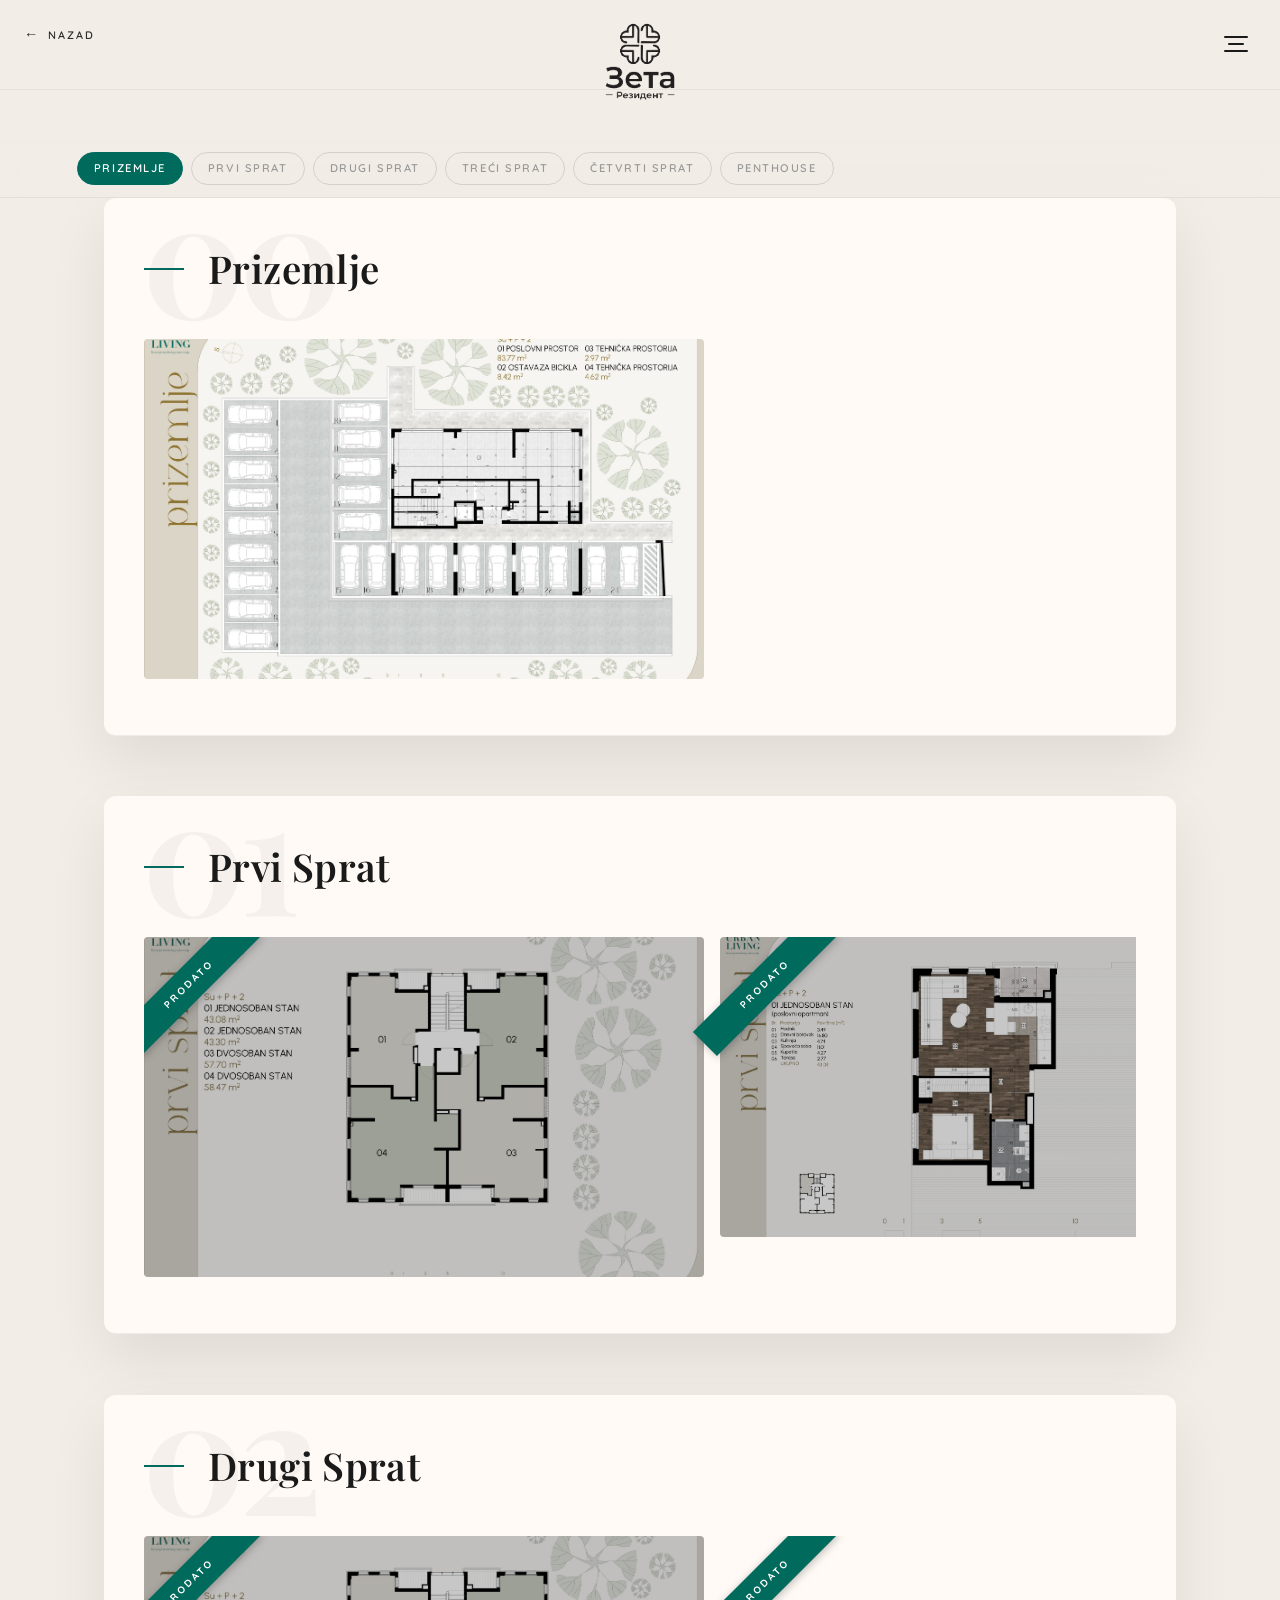
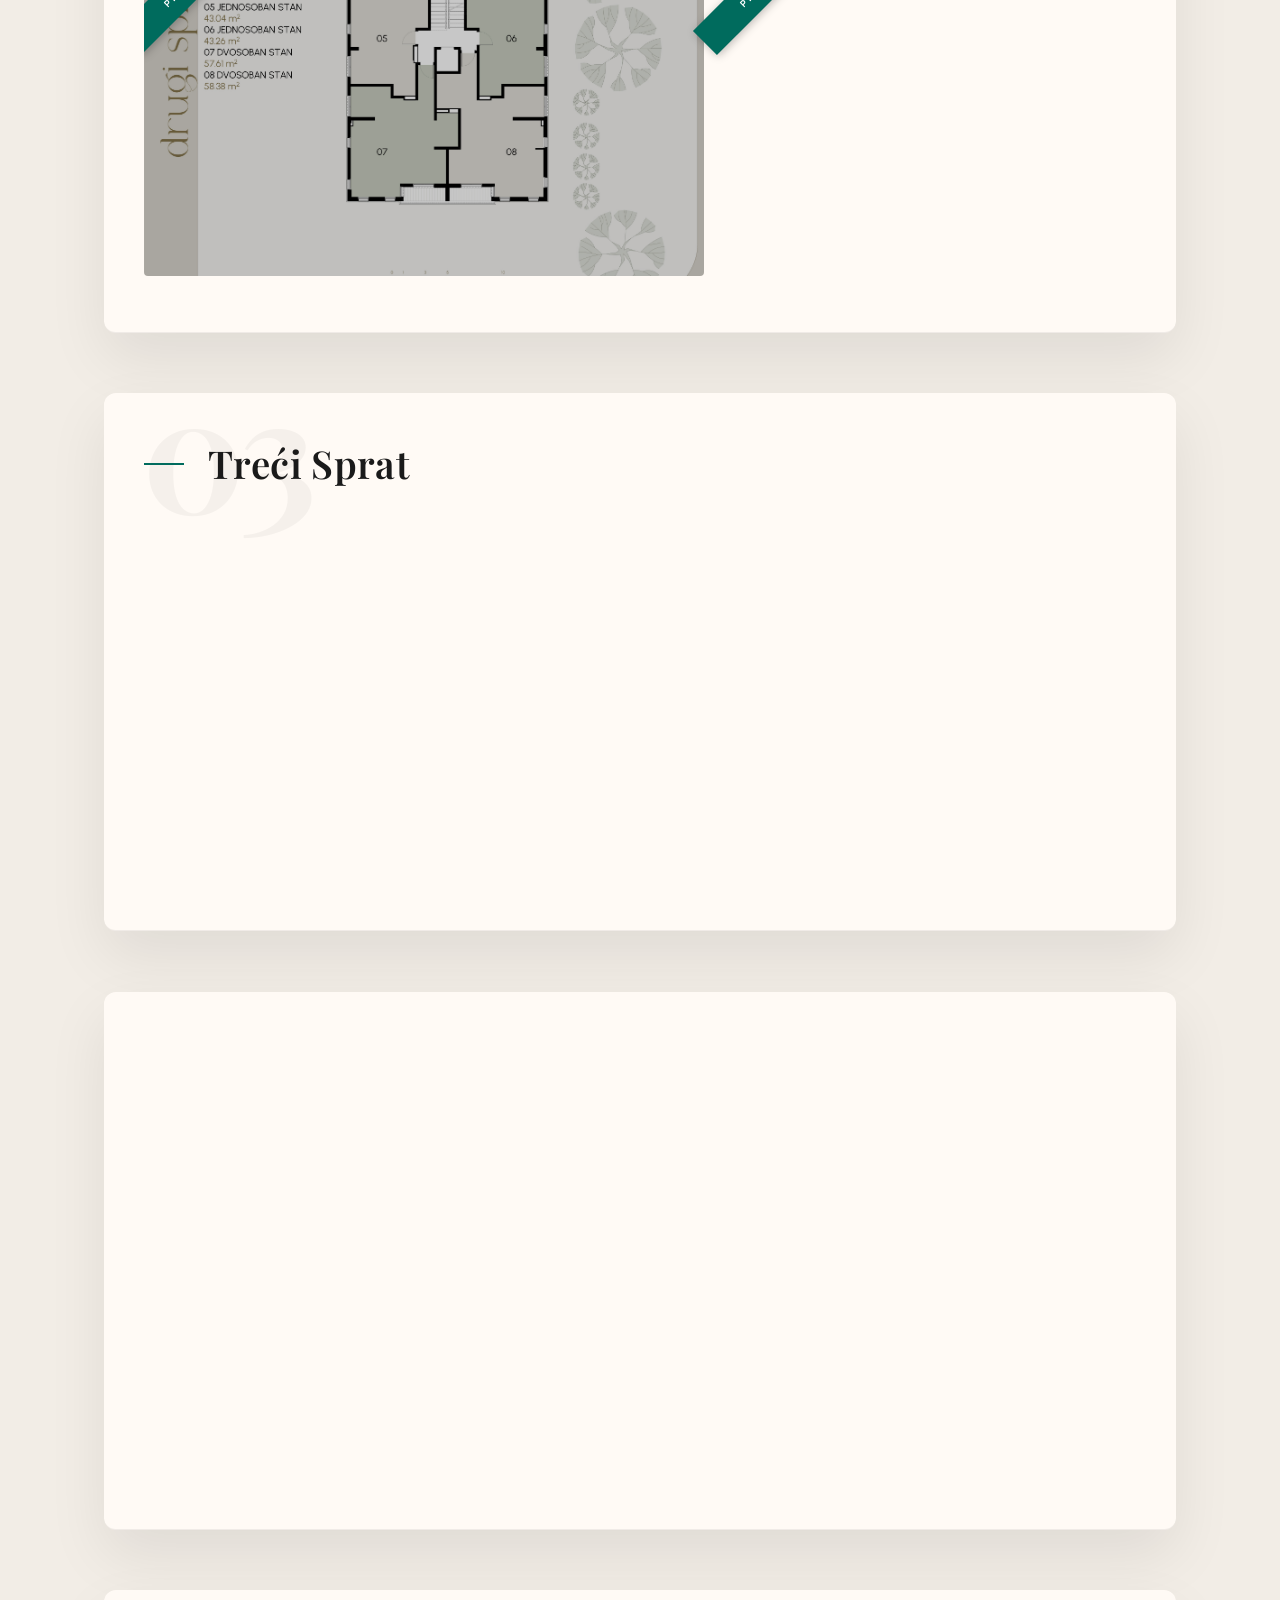
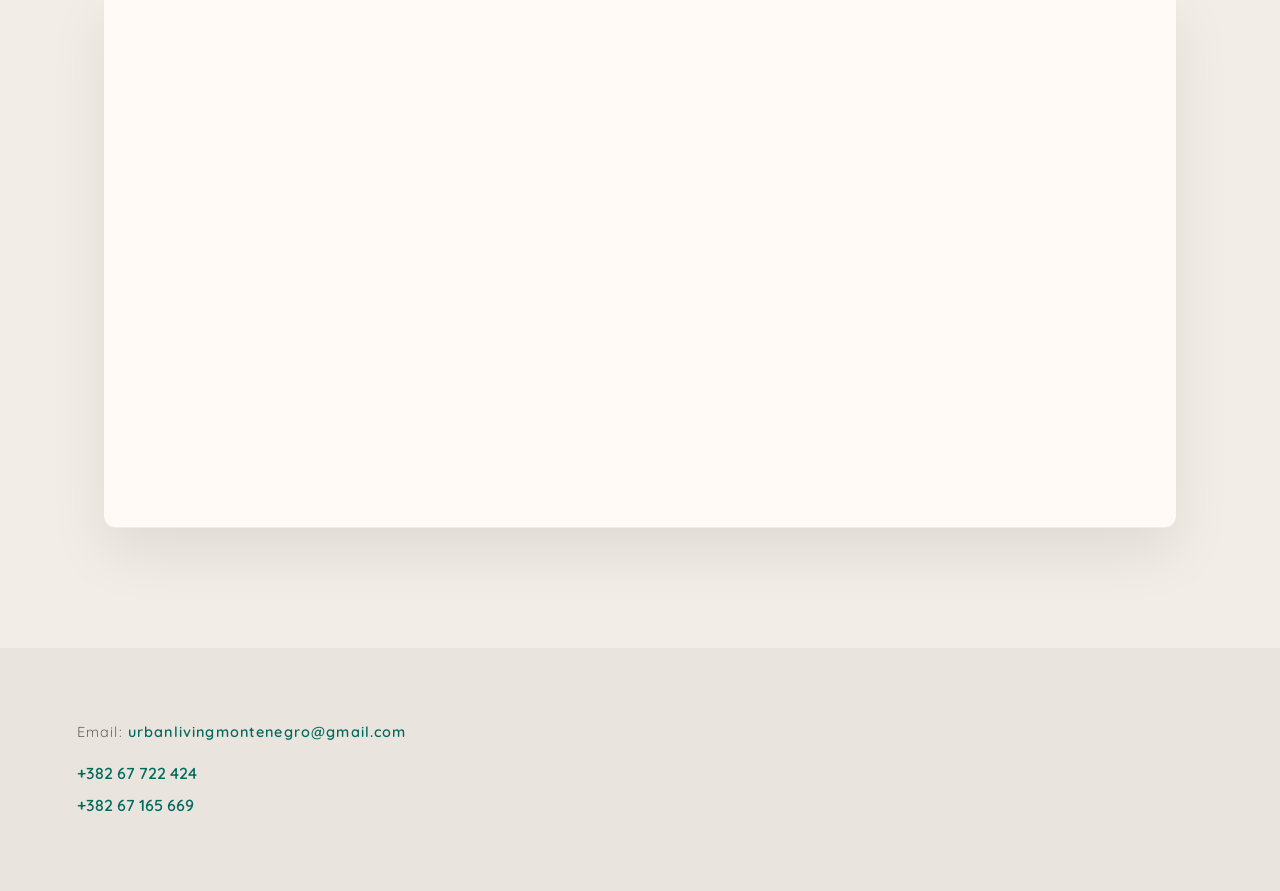
<file: Urban_Living/apartments.html>
<!DOCTYPE html>
<html lang="me">
<head>
  <meta charset="UTF-8">
  <meta name="description" content="Stanovi po spratovima, Zeta Rezident — Urban Living Podgorica.">
  <meta name="viewport" content="width=device-width, initial-scale=1.0">
  <title>Stanovi — Zeta Rezident</title>
  <link rel="icon" type="image/svg+xml" href="/favicon.svg">

  <meta property="og:type" content="website">
  <meta property="og:title" content="Stanovi — Zeta Rezident">
  <meta property="og:description" content="Stanovi po spratovima, Zeta Rezident — Urban Living Podgorica.">
  <meta property="og:image" content="/Urban_Living/images/urbanlivinglogo1.png">
  <meta name="twitter:card" content="summary_large_image">

    <link rel="preconnect" href="https://fonts.googleapis.com">
  <link rel="preconnect" href="https://fonts.gstatic.com" crossorigin>
  <link href="https://fonts.googleapis.com/css2?family=Quicksand:wght@400;500;600;700&family=Playfair+Display:ital,wght@0,500;0,600;0,700;1,500&display=swap" rel="stylesheet">
  <link rel="stylesheet" href="/Urban_Living/style.css">
  <style>

    :root {
      --green: #006b5d;
      --dark:  #1a1a1a;
      --cream: #f2ede6;
      --muted: #999;
    }

    /* ═══════════════════════════════════════════
       BACK BUTTON (added - same as all other pages)
    ═══════════════════════════════════════════ */
    .back-btn {
      position: fixed;
      top: 24px;
      left: 24px;
      z-index: 99999;
      display: flex;
      align-items: center;
      gap: 8px;
      font-family: 'Quicksand', sans-serif;
      font-size: 0.68rem;
      font-weight: 600;
      letter-spacing: 0.18em;
      text-transform: uppercase;
      color: #2b2b2b;
      text-decoration: none;
      opacity: 0;
      animation: fadeUp 0.6s 1.9s ease forwards;
      transition: color 0.3s;
    }
    .back-btn::before {
      content: '←';
      font-size: 0.9rem;
      transition: transform 0.3s;
    }
    .back-btn:hover { color: #006b5d; }
    .back-btn:hover::before { transform: translateX(-4px); }

    @keyframes fadeUp {
      from { opacity: 0; transform: translateY(24px); }
      to   { opacity: 1; transform: translateY(0); }
    }

    /* ── HAMBURGER ── */
    .close-btn { display: none !important; }

    .hamburger {
      position: fixed;
      right: 20px; top: 20px;
      width: 48px; height: 48px;
      display: flex;
      flex-direction: column;
      justify-content: center;
      align-items: center;
      gap: 5px;
      cursor: pointer;
      z-index: 99999;
      border-radius: 50%;
      -webkit-tap-highlight-color: transparent;
      transition: background 0.3s ease;
      isolation: isolate;
    }
    .hamburger:hover, .hamburger.active:hover { background: transparent; }

    .hamburger span {
      display: block;
      height: 2px;
      border-radius: 2px;
      background: var(--dark);
      transform-origin: center;
      transition: width .35s cubic-bezier(.76,0,.24,1),
                  transform .45s cubic-bezier(.76,0,.24,1),
                  opacity .3s ease, background .3s ease;
    }
    .hamburger span:nth-child(1) { width: 24px; }
    .hamburger span:nth-child(2) { width: 16px; }
    .hamburger span:nth-child(3) { width: 24px; }
    .hamburger.active span              { background: #fff !important; }
    .hamburger.active span:nth-child(1) { width: 22px; transform: translateY(7px) rotate(45deg); }
    .hamburger.active span:nth-child(2) { width: 0; opacity: 0; }
    .hamburger.active span:nth-child(3) { width: 22px; transform: translateY(-7px) rotate(-45deg); }

    /* ── OVERLAY MENU ── */
    .menu-overlay { background: #141414 !important; padding-top: 90px !important; }
    .menu-overlay::before {
      content: 'Urban Living';
      position: absolute; top: 28px; left: 28px;
      font-family: 'Playfair Display', serif;
      font-size: .65rem; letter-spacing: .28em; text-transform: uppercase;
      color: rgba(255,255,255,.15); pointer-events: none;
    }
    .menu-overlay::after {
      content: ''; position: absolute; top: 0; left: 0;
      width: 2px; height: 0; background: var(--green);
      transition: height .55s cubic-bezier(.22,1,.36,1);
    }
    .menu-overlay.active::after { height: 100%; }

    .menu-overlay .menu-link {
      font-family: 'Quicksand', sans-serif !important;
      font-size: 1.1rem !important; font-weight: 600 !important;
      letter-spacing: .16em !important; text-transform: uppercase !important;
      color: rgba(255,255,255,.6) !important;
      padding: 18px 28px !important; position: relative;
      transition: color .3s ease !important; opacity: 0;
    }
    .menu-overlay .menu-link::after {
      content: ''; position: absolute; bottom: 12px; left: 28px;
      width: 0; height: 1px; background: var(--green); transition: width .35s ease;
    }
    .menu-overlay .menu-link:hover        { color: #fff !important; }
    .menu-overlay .menu-link:hover::after  { width: 28px; }
    .menu-overlay .menu-link.active        { color: #fff !important; }
    .menu-overlay .menu-link.active::after { width: 20px; }

    .menu-overlay.active .menu-link { animation: menuSlideIn .45s ease forwards; }
    .menu-overlay.active .menu-link:nth-child(1) { animation-delay: .05s; }
    .menu-overlay.active .menu-link:nth-child(2) { animation-delay: .12s; }
    .menu-overlay.active .menu-link:nth-child(3) { animation-delay: .19s; }
    .menu-overlay.active .menu-link:nth-child(4) { animation-delay: .26s; }
    @keyframes menuSlideIn {
      from { opacity: 0; transform: translateX(20px); }
      to   { opacity: 1; transform: translateX(0); }
    }
        body#apartments { padding-top: 50px; }

    /* ── FLOOR NAV ── */
    .floor-nav {
      position: sticky; top: 90px; z-index: 100;
      background: rgba(242,237,230,.95);
      backdrop-filter: blur(12px); -webkit-backdrop-filter: blur(12px);
      padding: 12px 6%; display: flex; gap: 8px;
      overflow-x: auto; scrollbar-width: none;
      border-bottom: 1px solid rgba(0,0,0,.06);
      margin-top: 90px;
      animation: fadeUp .8s .15s ease both;
    }
    .floor-nav::-webkit-scrollbar { display: none; }
    .floor-nav a {
      -webkit-tap-highlight-color: transparent;
      flex: 0 0 auto; font-family: 'Quicksand', sans-serif;
      font-size: .7rem; font-weight: 600; letter-spacing: .14em;
      text-transform: uppercase; text-decoration: none;
      color: var(--muted); padding: 7px 16px;
      border: 1px solid rgba(0,0,0,.12); border-radius: 100px;
      transition: all .3s ease; white-space: nowrap;
    }
    .floor-nav a:hover, .floor-nav a.active {
      background: var(--green); border-color: var(--green); color: #fff;
    }

    /* ── FLOOR SECTIONS ── */
    .apartments-page { padding-top: 0 !important; }

    .floor {
      padding: 70px 6% 60px;
      border-bottom: 1px solid rgba(0,0,0,.06);
      position: relative;
      animation: fadeUp .7s ease both;
    }
    .floor:nth-child(1) { animation-delay: .1s; }
    .floor:nth-child(2) { animation-delay: .2s; }
    .floor:nth-child(3) { animation-delay: .3s; }
    .floor:nth-child(4) { animation-delay: .4s; }
    .floor:nth-child(5) { animation-delay: .5s; }
    .floor:nth-child(6) { animation-delay: .6s; }

    @keyframes fadeUp {
      from { opacity: 0; transform: translateY(20px); }
      to   { opacity: 1; transform: translateY(0); }
    }

    /* ── FLOOR HEADER ── */
    .floor-header { position: relative; margin-bottom: 40px; }
    .floor-number {
      position: absolute; top: 50%; left: -2px;
      transform: translateY(-60%);
      font-family: 'Playfair Display', serif;
      font-size: clamp(5rem, 15vw, 10rem);
      font-weight: 700; color: rgba(0,0,0,.04);
      line-height: 1; pointer-events: none; user-select: none;
      letter-spacing: -.04em;
    }
    .floor-header-content {
      position: relative; z-index: 1;
      display: flex; align-items: center; gap: 24px;
    }
    .floor-accent-line {
      width: 40px; height: 2px;
      background: var(--green); flex-shrink: 0;
    }
    .floor-header h2 {
      font-family: 'Playfair Display', serif !important;
      font-size: clamp(1.6rem, 3.5vw, 2.4rem) !important;
      font-weight: 600 !important; color: var(--dark) !important;
      letter-spacing: .01em !important; margin-bottom: 0 !important;
    }
    .floor-meta {
      margin-top: 10px; margin-left: 64px;
      font-family: 'Quicksand', sans-serif;
      font-size: .72rem; letter-spacing: .18em;
      text-transform: uppercase; color: var(--muted);
    }

    /* ── IMAGE GALLERY ── */
    .floor-gallery.mobile-scroll {
      display: flex !important; gap: 16px !important;
      overflow-x: auto; padding-bottom: 16px;
      scroll-snap-type: x mandatory;
      -webkit-overflow-scrolling: touch;
      cursor: grab;
    }
    .floor-gallery.mobile-scroll:active { cursor: grabbing; }
    .floor-gallery.mobile-scroll::-webkit-scrollbar { height: 3px; }
    .floor-gallery.mobile-scroll::-webkit-scrollbar-track {
      background: rgba(0,0,0,.05); border-radius: 2px;
    }
    .floor-gallery.mobile-scroll::-webkit-scrollbar-thumb {
      background: var(--green); border-radius: 2px;
    }
    .floor-gallery.mobile-scroll img {
      flex: 0 0 auto !important;
      width: clamp(260px, 38vw, 480px) !important;
      height: 300px !important;
      object-fit: cover !important;
      border-radius: 4px !important;
      scroll-snap-align: start;
      cursor: pointer;
      transition: transform .4s ease, filter .4s ease, box-shadow .4s ease !important;
    }
    .floor-gallery.mobile-scroll img:first-child {
      width: clamp(300px, 45vw, 560px) !important;
      height: 340px !important;
    }
    .floor-gallery.mobile-scroll img:hover {
      transform: scale(1.02) !important;
      filter: brightness(1.05) !important;
      box-shadow: 0 20px 50px rgba(0,0,0,.18) !important;
    }

    /* ── SOLD RIBBON ── */
    .img-wrap {
      position: relative;
      flex: 0 0 auto;
      display: inline-block;
      scroll-snap-align: start;
    }
    .img-wrap img {
      display: block;
      filter: brightness(0.78) saturate(0.6) !important;
    }
    .img-wrap img:hover {
      transform: scale(1.02) !important;
      filter: brightness(0.82) saturate(0.65) !important;
      box-shadow: 0 20px 50px rgba(0,0,0,.18) !important;
    }
    .sold-ribbon {
      position: absolute;
      top: 30px;
      left: -40px;
      width: 170px;
      padding: 9px 0;
      text-align: center;
      font-family: 'Quicksand', sans-serif;
      font-size: 0.62rem;
      font-weight: 700;
      letter-spacing: 0.24em;
      text-transform: uppercase;
      background: #006b5d;
      color: #fff;
      transform: rotate(-45deg);
      z-index: 20;
      pointer-events: none;
      box-shadow: 0 2px 8px rgba(0,0,0,0.25);
    }

    /* Fix first-child sizing when inside img-wrap */
    .floor-gallery.mobile-scroll .img-wrap:first-child img {
      width: clamp(300px, 45vw, 560px) !important;
      height: 340px !important;
    }
    .floor-gallery.mobile-scroll .img-wrap img {
      width: clamp(260px, 38vw, 480px) !important;
      height: 300px !important;
      object-fit: cover !important;
      border-radius: 4px !important;
      cursor: pointer;
      transition: transform .4s ease, filter .4s ease, box-shadow .4s ease !important;
    }

    /* ── LIGHTBOX ── */
    .lightbox {
      position: fixed; inset: 0;
      background: rgba(10,10,10,.97);
      display: flex; justify-content: center; align-items: center;
      z-index: 9000; cursor: zoom-out;
      animation: lbIn .3s ease;
    }
    @keyframes lbIn { from { opacity:0; } to { opacity:1; } }
    .lightbox img {
      max-width: 92vw; max-height: 88vh;
      border-radius: 4px; box-shadow: 0 40px 100px rgba(0,0,0,.6);
      cursor: default;
      animation: lbImgIn .35s cubic-bezier(.22,1,.36,1);
      filter: none !important;
    }
    @keyframes lbImgIn {
      from { opacity:0; transform: scale(.94); }
      to   { opacity:1; transform: scale(1); }
    }
    .lightbox-close {
      position: absolute; top: 24px; right: 28px;
      color: rgba(255,255,255,.6); font-size: 2rem;
      cursor: pointer; line-height: 1; transition: color .2s ease;
    }
    .lightbox-close:hover { color: #fff; }
    .lightbox-hint {
      position: absolute; bottom: 24px; left: 50%;
      transform: translateX(-50%);
      font-family: 'Quicksand', sans-serif; font-size: .65rem;
      letter-spacing: .18em; text-transform: uppercase;
      color: rgba(255,255,255,.3);
    }

    /* ── CONTACT ── */
    .contact-info {
      padding: 70px 6% !important;
      text-align: left !important;
    }
    .contact-info p {
      font-family: 'Quicksand', sans-serif !important;
      font-size: .9rem !important; letter-spacing: .08em;
      color: #666 !important; margin-bottom: 10px !important;
    }
    .contact-info a { color: var(--green) !important; position: relative; text-decoration: none; }
    .contact-info a::after {
      content: ''; position: absolute; bottom: -2px; left: 0;
      width: 100%; height: 1px; background: var(--green);
      transform: scaleX(0); transform-origin: right; transition: transform .4s ease;
    }
    .contact-info a:hover::after { transform: scaleX(1); transform-origin: left; }

    /* ── MOBILE ── */
    @media (max-width: 768px) {
      .floor-nav { top: 70px; padding: 10px 5%; margin-top: 70px; }
      .floor { padding: 50px 5% 40px; }
      .floor-number { font-size: clamp(4rem, 20vw, 6rem); }
      .floor-meta { margin-left: 0; margin-top: 8px; }
      .floor-gallery.mobile-scroll img { width: 78vw !important; height: 220px !important; }
      .floor-gallery.mobile-scroll img:first-child { width: 85vw !important; height: 250px !important; }
      .floor-gallery.mobile-scroll .img-wrap img { width: 78vw !important; height: 220px !important; }
      .floor-gallery.mobile-scroll .img-wrap:first-child img { width: 85vw !important; height: 250px !important; }
      .floor-gallery.mobile-scroll img:hover { transform: none !important; filter: none !important; box-shadow: none !important; }
      .floor-gallery.mobile-scroll img:active { transform: scale(.97) !important; transition: transform .15s ease !important; }
      .contact-info { padding: 50px 5% !important; }
    }

  </style>
</head>
<body id="apartments">

  <!-- BACK BUTTON -->
  <a href="/index.html" class="back-btn">Nazad</a>

<!-- HEADER -->
<header class="header">
<span class="logo">
  <img src="/Urban_Living/images/urbanlivinglogo.png" alt="Urban Living Logo">
</span>
</header>

  <!-- HAMBURGER outside header so it's never trapped in stacking context -->
  <div class="hamburger" id="hamburger" role="button" tabindex="0" aria-label="Toggle navigation">
    <span></span><span></span><span></span>
  </div>

  <div class="menu-overlay" id="menuOverlay">
    <a href="/Urban_Living/"      class="menu-link">Početna</a>
    <a href="#contactInfo"    class="menu-link">Kontakt</a>
    <a href="/Urban_Living/apartments.html" class="menu-link active">Stanovi</a>
    <a href="https://www.instagram.com/pesicparketi" target="_blank" class="menu-link">Instagram</a>
  </div>
  <div id="menuDim"></div>

  <!-- STICKY FLOOR NAV -->
  <nav class="floor-nav" id="floorNav">
    <a href="#floor1">Prizemlje</a>
    <a href="#floor2">Prvi Sprat</a>
    <a href="#floor3">Drugi Sprat</a>
    <a href="#floor4">Treći Sprat</a>
    <a href="#floor5">Četvrti Sprat</a>
    <a href="#floor6">Penthouse</a>
  </nav>

  <main class="apartments-page">

    <section class="floor" id="floor1">
      <div class="floor-header">
        <span class="floor-number">00</span>
        <div class="floor-header-content">
          <div class="floor-accent-line"></div>
          <h2>Prizemlje</h2>
        </div>
      </div>
      <div class="floor-gallery mobile-scroll">
        <img loading="lazy" decoding="async" src="/Urban_Living/images/Prizemlje.jpg" alt="Prizemlje">
      </div>
    </section>

    <!-- PRVI SPRAT — PRODATO -->
    <section class="floor" id="floor2">
      <div class="floor-header">
        <span class="floor-number">01</span>
        <div class="floor-header-content">
          <div class="floor-accent-line"></div>
          <h2>Prvi Sprat</h2>
        </div>
      </div>
      <div class="floor-gallery mobile-scroll">
        <div class="img-wrap">
          <div class="sold-ribbon">Prodato</div>
          <img loading="lazy" decoding="async" src="/Urban_Living/images/Grupno1.jpg" alt="Raspored sprata">
        </div>
        <div class="img-wrap">
          <div class="sold-ribbon">Prodato</div>
          <img loading="lazy" decoding="async" src="/Urban_Living/images/S1A1.jpg" alt="Stan 1A">
        </div>
        <div class="img-wrap">
          <div class="sold-ribbon">Prodato</div>
          <img loading="lazy" decoding="async" src="/Urban_Living/images/S1A2.jpg" alt="Stan 1B">
        </div>
        <div class="img-wrap">
          <div class="sold-ribbon">Prodato</div>
          <img loading="lazy" decoding="async" src="/Urban_Living/images/S1A3.jpg" alt="Stan 1C">
        </div>
        <div class="img-wrap">
          <div class="sold-ribbon">Prodato</div>
          <img loading="lazy" decoding="async" src="/Urban_Living/images/S1A4.jpg" alt="Stan 1D">
        </div>
      </div>
    </section>

    <!-- DRUGI SPRAT — PRODATO -->
    <section class="floor" id="floor3">
      <div class="floor-header">
        <span class="floor-number">02</span>
        <div class="floor-header-content">
          <div class="floor-accent-line"></div>
          <h2>Drugi Sprat</h2>
        </div>
      </div>
      <div class="floor-gallery mobile-scroll">
        <div class="img-wrap">
          <div class="sold-ribbon">Prodato</div>
          <img loading="lazy" decoding="async" src="/Urban_Living/images/Grupno2.jpg" alt="Raspored sprata">
        </div>
        <div class="img-wrap">
          <div class="sold-ribbon">Prodato</div>
          <img loading="lazy" decoding="async" src="/Urban_Living/images/S2A1.jpg" alt="Stan 2A">
        </div>
        <div class="img-wrap">
          <div class="sold-ribbon">Prodato</div>
          <img loading="lazy" decoding="async" src="/Urban_Living/images/S2A2.jpg" alt="Stan 2B">
        </div>
        <div class="img-wrap">
          <div class="sold-ribbon">Prodato</div>
          <img loading="lazy" decoding="async" src="/Urban_Living/images/S2A3.jpg" alt="Stan 2C">
        </div>
        <div class="img-wrap">
          <div class="sold-ribbon">Prodato</div>
          <img loading="lazy" decoding="async" src="/Urban_Living/images/S2A4.jpg" alt="Stan 2D">
        </div>
      </div>
    </section>

    <section class="floor" id="floor4">
      <div class="floor-header">
        <span class="floor-number">03</span>
        <div class="floor-header-content">
          <div class="floor-accent-line"></div>
          <h2>Treći Sprat</h2>
        </div>
      </div>
      <div class="floor-gallery mobile-scroll">
        <img loading="lazy" decoding="async" src="/Urban_Living/images/Grupno3.jpg" alt="Raspored sprata">
        <img loading="lazy" decoding="async" src="/Urban_Living/images/S3A1.jpg"    alt="Stan 3A">
        <img loading="lazy" decoding="async" src="/Urban_Living/images/S3A2.jpg"    alt="Stan 3B">
        <img loading="lazy" decoding="async" src="/Urban_Living/images/S3A3.jpg"    alt="Stan 3C">
        <img loading="lazy" decoding="async" src="/Urban_Living/images/S3A4.jpg"    alt="Stan 3D">
      </div>
    </section>

    <section class="floor" id="floor5">
      <div class="floor-header">
        <span class="floor-number">04</span>
        <div class="floor-header-content">
          <div class="floor-accent-line"></div>
          <h2>Četvrti Sprat</h2>
        </div>
      </div>
      <div class="floor-gallery mobile-scroll">
        <img loading="lazy" decoding="async" src="/Urban_Living/images/Grupno4.jpg" alt="Raspored sprata">
        <img loading="lazy" decoding="async" src="/Urban_Living/images/S4A1.jpg"    alt="Stan 4A">
        <img loading="lazy" decoding="async" src="/Urban_Living/images/S4A2.jpg"    alt="Stan 4B">
        <img loading="lazy" decoding="async" src="/Urban_Living/images/S4A3.jpg"    alt="Stan 4C">
        <img loading="lazy" decoding="async" src="/Urban_Living/images/S4A4.jpg"    alt="Stan 4D">
      </div>
    </section>

    <section class="floor" id="floor6">
      <div class="floor-header">
        <span class="floor-number">05</span>
        <div class="floor-header-content">
          <div class="floor-accent-line"></div>
          <h2>Peti Sprat — Penthouse</h2>
        </div>
      </div>
      <div class="floor-gallery mobile-scroll">
        <img loading="lazy" decoding="async" src="/Urban_Living/images/Penthouse.jpg" alt="Penthouse">
      </div>
    </section>

  </main>

  <section id="contactInfo" class="contact-info">
    <p>Email: <a href="mailto:urbanlivingmontenegro@gmail.com">urbanlivingmontenegro@gmail.com</a></p>
        <div class="cd-value"><a href="tel:+38267722424">+382 67 722 424</a></div>
        <div class="cd-value"><a href="tel:+38267165699">+382 67 165 669</a></div>
  </section>

  <script src="/Urban_Living/script.js"></script>
  <script>
    // ── CLEAN & WORKING LIGHTBOX ──
    document.querySelectorAll('.floor-gallery img').forEach(img => {
      img.addEventListener('click', () => {
        const lb = document.createElement('div');
        lb.className = 'lightbox';
        lb.innerHTML = `
          <img loading="lazy" decoding="async" src="${img.src}" alt="${img.alt}">
          <span class="lightbox-hint">Kliknite bilo gdje za zatvaranje</span>
        `;
        document.body.appendChild(lb);
        document.body.style.overflow = 'hidden';

        const close = () => {
          document.body.removeChild(lb);
          document.body.style.overflow = '';
        };

        lb.addEventListener('click', close);
        document.addEventListener('keydown', e => {
          if (e.key === 'Escape') close();
        }, { once: true });
      });
    });

    // ── STICKY NAV — highlight closest floor only ──
    const navLinks      = document.querySelectorAll('.floor-nav a');
    const floorSections = document.querySelectorAll('.floor');
    const floorNav      = document.getElementById('floorNav');

    let currentActiveFloor = null;

    function updateActiveNav() {
      const offset = (document.querySelector('.header')?.offsetHeight || 90)
                   + (floorNav?.offsetHeight || 48) + 10;
      
      let best = null, bestDist = Infinity;
      
      floorSections.forEach(s => {
        const dist = Math.abs(s.getBoundingClientRect().top - offset);
        if (dist < bestDist) { bestDist = dist; best = s; }
      });
      
      if (best && currentActiveFloor !== best.id) {
        currentActiveFloor = best.id;
        
        navLinks.forEach(a => a.classList.remove('active'));
        
        const activeLink = document.querySelector(`.floor-nav a[href="#${best.id}"]`);
        
        if (activeLink) {
          activeLink.classList.add('active');
          
          const linkCenter = activeLink.offsetLeft + (activeLink.offsetWidth / 2);
          const navCenter = floorNav.offsetWidth / 2;
          
          floorNav.scrollTo({ 
            left: linkCenter - navCenter, 
            behavior: 'smooth' 
          });
        }
      }
    }
    
    window.addEventListener('scroll', updateActiveNav, { passive: true });
    updateActiveNav();

    // ── SMOOTH SCROLL ON CLICK ──
    navLinks.forEach(link => {
      link.addEventListener('click', function(e) {
        e.preventDefault(); 
        const targetId = this.getAttribute('href');
        const targetSection = document.querySelector(targetId);
        
        if (targetSection) {
          const headerHeight = (document.querySelector('.header')?.offsetHeight || 90) 
                             + (floorNav?.offsetHeight || 48);
          
          const targetPosition = targetSection.getBoundingClientRect().top + window.scrollY - headerHeight;
          
          window.scrollTo({
            top: targetPosition,
            behavior: 'smooth'
          });
        }
        
        history.pushState(null, null, targetId);
      });
    });

    // ── DRAG TO SCROLL (desktop) ──
    document.querySelectorAll('.floor-gallery.mobile-scroll').forEach(g => {
      let down = false, startX, scrollLeft;
      g.addEventListener('mousedown',  e => { down = true; startX = e.pageX - g.offsetLeft; scrollLeft = g.scrollLeft; });
      g.addEventListener('mouseleave', () => down = false);
      g.addEventListener('mouseup',    () => down = false);
      g.addEventListener('mousemove',  e => {
        if (!down) return;
        e.preventDefault();
        g.scrollLeft = scrollLeft - (e.pageX - g.offsetLeft - startX) * 1.5;
      });
    });

    // ── SMOOTH SCROLL to hash on load ──
    if (window.location.hash) {
      setTimeout(() => {
        const t = document.querySelector(window.location.hash);
        if (t) t.scrollIntoView({ behavior: 'smooth', block: 'start' });
      }, 200);
    }
  </script>
</body>
</html>
</file>
<file: style.css>
*, *::before, *::after { margin: 0; padding: 0; box-sizing: border-box; }

:root {
  --cream:    #f2ede6;
  --green:    #006b5d;
  --green-lt: #008f7c;
  --dark:     #1a1a18;
  --charcoal: #2b2b28;
  --mid:      #5a5a54;
  --muted:    #9a9a90;
  --border:   rgba(0,107,93,0.15);
}

html { scroll-behavior: smooth; }
body {
  font-family: 'Quicksand', sans-serif;
  background: var(--dark);
  color: var(--charcoal);
  overflow-x: hidden;
}

/* ── CURTAIN ── */
.curtain {
  position: fixed; inset: 0; background: var(--dark); z-index: 9999;
  display: flex; align-items: center; justify-content: center;
  animation: curtainLift 0.9s 1.4s cubic-bezier(0.76,0,0.24,1) forwards;
  pointer-events: none;
}
.curtain-text {
  font-family: 'Playfair Display', serif;
  font-size: clamp(1.2rem, 4vw, 2.2rem);
  letter-spacing: 0.35em; text-transform: uppercase;
  color: var(--cream); opacity: 0;
  animation: fadeUp 0.7s 0.3s ease forwards;
}
.curtain-text span { color: var(--green); }

@keyframes curtainLift { to { transform: translateY(-100%); } }
@keyframes fadeUp { from { opacity:0; transform:translateY(18px); } to { opacity:1; transform:translateY(0); } }
@keyframes fadeIn  { from { opacity:0; } to { opacity:1; } }
@keyframes lineGrow { to { transform: scaleX(1); } }

/* ── NAV ── */
nav#nav {
  position: fixed; top: 0; left: 0; right: 0; z-index: 800;
  height: 76px; display: flex; align-items: center;
  padding: 0 48px; justify-content: space-between;
  background: rgba(242,237,230,0.0);
  transition: background 0.4s, border-color 0.4s;
  border-bottom: 1px solid transparent;
  opacity: 0; animation: fadeIn 0.6s 1.8s ease forwards;
}
nav#nav.scrolled {
  background: rgba(242,237,230,0.95);
  backdrop-filter: blur(14px);
  -webkit-backdrop-filter: blur(14px);
  border-color: var(--border);
}
.nav-logo {
  font-family: 'Playfair Display', serif; font-size: 1.15rem;
  letter-spacing: 0.22em; text-transform: uppercase;
  color: var(--cream); text-decoration: none;
  transition: color 0.4s;
}
nav#nav.scrolled .nav-logo { color: var(--charcoal); }
.nav-logo span { color: var(--green); }

/* Desktop nav links */
.nav-links {
  display: flex; align-items: center; gap: 32px;
}
.nav-link {
  font-size: 0.68rem; font-weight: 600; letter-spacing: 0.16em;
  text-transform: uppercase; color: rgba(242,237,230,0.7);
  text-decoration: none; transition: color 0.3s, opacity 0.3s;
  position: relative; padding-bottom: 2px;
}
.nav-link::after {
  content: ''; position: absolute; bottom: 0; left: 0;
  width: 0; height: 1px; background: var(--green);
  transition: width 0.3s;
}
.nav-link:hover { color: var(--cream); }
.nav-link:hover::after { width: 100%; }
nav#nav.scrolled .nav-link { color: var(--mid); }
nav#nav.scrolled .nav-link:hover { color: var(--green); }

/* ── HERO ── */
.slide {
  height: 100vh;
  min-height: 500px;
  position: relative;
  overflow: hidden;
}

.hero-bg {
  position: absolute; inset: 0;
  background:
    linear-gradient(to bottom, rgba(26,26,24,0.25) 0%, rgba(26,26,24,0.55) 55%, rgba(26,26,24,0.92) 100%),
    url('images/background.webp') center/cover no-repeat;
  will-change: transform;
}

/* scroll hint */
.scroll-hint {
  position: absolute; bottom: 28px; left: 50%; transform: translateX(-50%);
  z-index: 3; display: flex; flex-direction: column; align-items: center; gap: 8px;
  opacity: 0; animation: fadeIn 1s 3.4s ease forwards;
}
.scroll-hint span {
  font-size: 0.58rem; letter-spacing: 0.25em; text-transform: uppercase;
  color: rgba(242,237,230,0.35);
}
.scroll-arrow {
  width: 1px; height: 40px; background: rgba(242,237,230,0.2);
  position: relative; overflow: hidden;
}
.scroll-arrow::after {
  content: ''; position: absolute;
  top: -100%; left: 0; width: 100%; height: 100%;
  background: var(--green);
  animation: scrollDrop 1.8s 3.4s ease infinite;
}
@keyframes scrollDrop { 0%{top:-100%} 60%{top:100%} 100%{top:100%} }

/* ── PROJECTS ── */
.projects-slide {
  background: var(--cream);
  min-height: 100vh;
  padding: 100px 6% 80px;
  content-visibility: auto;
  contain-intrinsic-size: 0 800px;
}

.section-head {
  display: flex; justify-content: space-between; align-items: flex-end;
  margin-bottom: 52px;
}

.label {
  font-size: 0.62rem; font-weight: 600; letter-spacing: 0.28em;
  text-transform: uppercase; color: var(--green);
  display: flex; align-items: center; gap: 10px; margin-bottom: 12px;
}
.label::before { content: ''; width: 24px; height: 1px; background: var(--green); }

.sec-title {
  font-family: 'Playfair Display', serif;
  font-size: clamp(2rem, 4vw, 3.2rem);
  font-weight: 400; line-height: 1.2; color: var(--dark);
}
.sec-title em { font-style: italic; color: var(--green); }

/* Project grid — 3 equal columns */
.projects-grid {
  display: grid;
  grid-template-columns: repeat(3, 1fr);
  gap: 12px;
}

/* Remove display:contents hack — use proper link wrapper */
.project-card-link {
  display: block;
  text-decoration: none;
  color: inherit;
  border-radius: 2px;
  overflow: hidden;
}

.project-card {
  position: relative;
  overflow: hidden;
  background: #111;
  border-radius: 2px;
  height: 100%;
}

.project-img {
  width: 100%; aspect-ratio: 4/3; object-fit: cover; display: block;
  filter: saturate(0.8);
  transition: transform 0.7s cubic-bezier(0.25,0.46,0.45,0.94), filter 0.5s;
}
.project-card-link:hover .project-img { transform: scale(1.06); filter: saturate(1.05); }

.project-overlay {
  position: absolute; inset: 0;
  background: linear-gradient(to top, rgba(26,26,24,0.88) 0%, transparent 55%);
  display: flex; flex-direction: column; justify-content: flex-end;
  padding: 28px 30px;
}

.project-badge {
  position: absolute; top: 18px; left: 18px;
  font-size: 0.58rem; letter-spacing: 0.2em; text-transform: uppercase;
  padding: 5px 12px; font-weight: 600;
}
.badge-sale { background: var(--green); color: var(--cream); }
.badge-ltd  { background: rgba(242,237,230,0.14); color: var(--cream); backdrop-filter: blur(6px); }
.badge-done { background: rgba(30,30,30,0.85); color: var(--muted); }

.project-name {
  font-family: 'Playfair Display', serif;
  font-size: clamp(1.1rem, 2vw, 1.5rem); font-weight: 400; color: var(--cream);
}

/* ── CONTACT ── */
.contact-slide {
  background: var(--dark);
  padding: 110px 7% 80px;
  content-visibility: auto;
  contain-intrinsic-size: 0 400px;
}
.contact-slide .label { color: #8ecec5; }
.contact-slide .label::before { background: #8ecec5; }
.contact-slide .sec-title { color: var(--cream); }
.contact-slide .sec-title em { color: #8ecec5; }

.contact-info-block {
  display: grid;
  grid-template-columns: repeat(2, 1fr);
  gap: 12px;
  margin-top: 56px;
}

.contact-detail {
  display: flex; align-items: flex-start; gap: 18px;
  background: rgba(255,255,255,0.03);
  padding: 36px 32px;
  border: 1px solid rgba(255,255,255,0.05);
  transition: background 0.3s;
  border-radius: 2px;
}
.contact-detail:hover { background: rgba(255,255,255,0.06); }

/* ── CONTACT FORM ── */
.contact-form {
  max-width: 640px;
  margin-top: 40px;
  display: flex;
  flex-direction: column;
  gap: 22px;
}
.cf-row {
  display: grid;
  grid-template-columns: 1fr 1fr;
  gap: 22px;
}
.contact-form input,
.contact-form textarea {
  width: 100%;
  background: transparent;
  border: none;
  border-bottom: 1px solid rgba(255,255,255,0.18);
  padding: 10px 2px;
  color: var(--cream);
  font-family: 'Quicksand', sans-serif;
  font-size: 0.92rem;
  resize: none;
  transition: border-color 0.3s;
}
.contact-form input::placeholder,
.contact-form textarea::placeholder { color: rgba(242,237,230,0.4); }
.contact-form input:focus,
.contact-form textarea:focus {
  outline: none;
  border-color: var(--green);
}
.cf-submit {
  align-self: flex-start;
  margin-top: 6px;
  padding: 15px 42px;
  background: var(--green);
  color: var(--cream);
  border: 1.5px solid var(--green);
  font-family: 'Playfair Display', serif;
  font-size: 0.85rem;
  letter-spacing: 0.15em;
  text-transform: uppercase;
  cursor: pointer;
  transition: background 0.35s, color 0.35s;
}
.cf-submit:hover { background: transparent; color: var(--cream); }

.cd-icon {
  width: 40px; height: 40px; flex-shrink: 0;
  border: 1px solid rgba(0,107,93,0.3);
  display: flex; align-items: center; justify-content: center;
  font-size: 0.9rem; color: var(--green); margin-top: 2px;
}
.cd-label {
  font-size: 0.6rem; letter-spacing: 0.22em; text-transform: uppercase;
  color: var(--muted); margin-bottom: 5px; font-weight: 600;
}
.cd-value {
  font-size: 0.95rem; color: var(--cream); font-weight: 500; line-height: 1.8;
}
.cd-value a { color: var(--cream); text-decoration: none; transition: color 0.3s; }
.cd-value a:hover { color: #8ecec5; }

/* ── FOOTER ── */
footer {
  background: var(--dark); padding: 32px 6%;
  display: flex; align-items: center; justify-content: space-between;
  border-top: 1px solid rgba(255,255,255,0.05);
}
.footer-logo {
  font-family: 'Playfair Display', serif; font-size: 0.95rem;
  letter-spacing: 0.2em; text-transform: uppercase; color: var(--cream);
}
.footer-logo span { color: var(--green); }
.footer-copy { font-size: 0.68rem; color: rgba(255,255,255,0.2); }
.footer-social { display: flex; gap: 10px; }

/* ============================================================
   HAMBURGER
   ============================================================ */
.hamburger {
  position: fixed;
  right: 20px;
  top: 20px;
  width: 48px;
  height: 48px;
  display: flex;
  flex-direction: column;
  justify-content: center;
  align-items: center;
  gap: 5px;
  cursor: pointer;
  z-index: 99999;
  border-radius: 50%;
  -webkit-tap-highlight-color: transparent;
  transition: background 0.3s ease;
  isolation: isolate;
  background: none;
  border: none;
  padding: 0;
}

.hamburger span {
  display: block;
  height: 2px;
  border-radius: 2px;
  background: #2b2b2b;
  transform-origin: center;
  transition:
    width     0.35s cubic-bezier(0.76, 0, 0.24, 1),
    transform 0.45s cubic-bezier(0.76, 0, 0.24, 1),
    opacity   0.3s ease,
    background 0.3s ease;
}

.hamburger span:nth-child(1) { width: 24px; }
.hamburger span:nth-child(2) { width: 16px; }
.hamburger span:nth-child(3) { width: 24px; }

.hamburger.active span              { background: #fff !important; }
.hamburger.active span:nth-child(1) { width: 22px; transform: translateY(7px)  rotate(45deg); }
.hamburger.active span:nth-child(2) { width: 0;    opacity: 0; }
.hamburger.active span:nth-child(3) { width: 22px; transform: translateY(-7px) rotate(-45deg); }

.mob-menu {
  position: fixed; top: 0; right: 0; width: min(260px, 80vw); height: 100%;
  background: var(--dark); z-index: 8500;
  display: flex; flex-direction: column; padding-top: 100px;
  transform: translateX(100%); opacity: 0;
  transition: transform 0.5s cubic-bezier(0.22,1,0.36,1), opacity 0.4s;
}
.mob-menu.active { transform: translateX(0); opacity: 1; }
.mob-menu::after {
  content: ''; position: absolute; top: 0; left: 0;
  width: 2px; height: 0; background: var(--green);
  transition: height 0.55s cubic-bezier(0.22,1,0.36,1);
}
.mob-menu.active::after { height: 100%; }
.mob-menu a {
  padding: 18px 32px; color: rgba(255,255,255,0.7);
  font-size: 0.8rem; letter-spacing: 0.18em; text-transform: uppercase;
  font-weight: 600; text-decoration: none;
  min-height: 56px; display: flex; align-items: center;
  transition: color 0.3s;
}
.mob-menu a:hover { color: #fff; }

/* ── ALTERNATE SECTION BG ── */
.projects-slide--alt {
  background: #eae5dd;
}

.mob-menu a:hover { color: #fff; }
@keyframes mobSlide { from{opacity:0;transform:translateX(14px)}to{opacity:1;transform:translateX(0)} }

.mob-dim {
  position: fixed; inset: 0; background: rgba(0,0,0,0.5);
  z-index: 8000; display: none;
}
.mob-dim.active { display: block; }

/* ── RESPONSIVE — Tablet ── */
@media (max-width: 900px) {
  nav#nav { padding: 0 24px; }
  .nav-links { display: none; }
  .hamburger { display: flex; }
  .projects-grid {
    grid-template-columns: 1fr 1fr;
    gap: 8px;
  }
  .contact-info-block { grid-template-columns: 1fr; }
  .projects-slide { padding: 90px 5% 60px; }
}

/* ── RESPONSIVE — Mobile ── */
@media (max-width: 600px) {
  .slide { min-height: 100svh; } /* use svh for mobile browser chrome */
  .projects-slide { padding: 80px 4% 50px; }
  .projects-grid {
    grid-template-columns: 1fr;
    gap: 8px;
  }
  .project-img { aspect-ratio: 16/10; }
  .section-head { flex-direction: column; align-items: flex-start; gap: 16px; }
  .contact-slide { padding: 80px 5% 60px; }
  .contact-detail { padding: 24px 20px; }
  .cf-row { grid-template-columns: 1fr; gap: 12px; }
  footer { flex-direction: column; gap: 12px; text-align: center; }
  .footer-copy { font-size: 0.62rem; }
}

/* ── Focus styles for accessibility ── */
a:focus-visible, button:focus-visible {
  outline: 2px solid var(--green);
  outline-offset: 3px;
}
</file>
<file: gornja_gorica/style.css>
/* ============================================================
   RESET
   ============================================================ */
*, *::before, *::after { margin: 0; padding: 0; box-sizing: border-box; }

body {
  font-family: 'Quicksand', sans-serif;
  background-color: #f2ede6;
  color: #2b2b2b;
  line-height: 1.5;
  overflow-x: hidden;
}

/* ============================================================
   HEADER
   ============================================================ */
.header {
  position: fixed;
  top: 0; left: 0;
  width: 100%;
  height: 90px;
  display: flex;
  justify-content: center;
  align-items: center;
  background: rgba(242, 237, 230, 0.92);
  backdrop-filter: blur(12px);
  -webkit-backdrop-filter: blur(12px);
  z-index: 2000;
  transition: height 0.3s ease, background 0.3s ease;
  border-bottom: 1px solid rgba(0,0,0,0.05);
}

.header.scrolled {
  height: 70px;
  background: rgba(242, 237, 230, 0.97);
}

.logo {
  display: inline-block;
  text-decoration: none;
  line-height: 0;
  -webkit-tap-highlight-color: transparent;
  outline: none;
}

.logo img {
  padding-bottom: 10px;
  padding-top: 30px;
  height: 200px;
  width: auto;
  display: block;
  transition: height 0.3s ease, padding-top 0.3s ease;
}

.header.scrolled .logo img {
  padding-top: 10px;
  height: 120px;
}

/* ============================================================
   HAMBURGER
   ============================================================ */
.hamburger {
  position: fixed;
  right: 20px;
  top: 20px;
  width: 48px;
  height: 48px;
  display: flex;
  flex-direction: column;
  justify-content: center;
  align-items: center;
  gap: 5px;
  cursor: pointer;
  z-index: 99999;
  border-radius: 50%;
  -webkit-tap-highlight-color: transparent;
  transition: background 0.3s ease;
  isolation: isolate;
  background: none;
  border: none;
  padding: 0;
}

.hamburger span {
  display: block;
  height: 2px;
  border-radius: 2px;
  background: #2b2b2b;
  transform-origin: center;
  transition:
    width     0.35s cubic-bezier(0.76, 0, 0.24, 1),
    transform 0.45s cubic-bezier(0.76, 0, 0.24, 1),
    opacity   0.3s ease,
    background 0.3s ease;
}

.hamburger span:nth-child(1) { width: 24px; }
.hamburger span:nth-child(2) { width: 16px; }
.hamburger span:nth-child(3) { width: 24px; }

.hamburger.active span              { background: #fff !important; }
.hamburger.active span:nth-child(1) { width: 22px; transform: translateY(7px)  rotate(45deg); }
.hamburger.active span:nth-child(2) { width: 0;    opacity: 0; }
.hamburger.active span:nth-child(3) { width: 22px; transform: translateY(-7px) rotate(-45deg); }

/* ============================================================
   OVERLAY MENU
   ============================================================ */
.menu-overlay {
  -webkit-tap-highlight-color: transparent;
  position: fixed;
  top: 0; right: 0;
  width: min(260px, 80vw);
  height: 100%;
  background: #1a1a1a;
  display: flex;
  flex-direction: column;
  padding-top: 100px;
  transform: translateX(100%);
  opacity: 0;
  transition: transform 0.5s cubic-bezier(0.22, 1, 0.36, 1), opacity 0.4s ease;
  z-index: 2150;
}

.menu-overlay.active {
  transform: translateX(0);
  opacity: 1;
}

.menu-link {
  color: rgba(238,238,238,0.7);
  text-decoration: none;
  font-size: 1rem;
  font-weight: 600;
  letter-spacing: 0.12em;
  text-transform: uppercase;
  padding: 18px 30px;
  min-height: 56px;
  display: flex;
  align-items: center;
  transition: background 0.2s ease, color 0.2s ease, letter-spacing 0.2s ease;
}

.menu-link:hover        { background: #2a2a2a; color: #fff; letter-spacing: 0.18em; }
.menu-link.active       { color: #fff; }

#menuDim {
  display: none;
  position: fixed;
  inset: 0;
  background: rgba(0, 0, 0, 0.5);
  z-index: 2140;
}
#menuDim.active { display: block; }

/* ============================================================
   GALLERY
   ============================================================ */
.gallery {
  display: grid;
  grid-template-columns: repeat(2, 1fr);
  gap: 10px;
  padding: 20px 5%;
  margin-top: 90px;
  position: relative;
  z-index: 1;
}

.gallery-item {
  position: relative;
  overflow: hidden;
  border-radius: 2px;
  cursor: default;
  aspect-ratio: 4/3;
  background: #111;
}

.gallery-item img.day,
.gallery-item img.night {
  width: 100%;
  height: 100%;
  object-fit: cover;
  display: block;
  border-radius: 2px;
  transition: opacity 0.8s ease, transform 0.5s ease;
}

.gallery-item img.night {
  position: absolute;
  top: 0; left: 0;
  opacity: 0;
}

.gallery-item:hover img.day   { opacity: 0; transform: scale(1.05); }
.gallery-item:hover img.night { opacity: 1; transform: scale(1.05); }

/* Tap hint (mobile) */
.tap-hint {
  position: absolute;
  bottom: 16px; left: 50%; transform: translateX(-50%);
  background: rgba(0,0,0,0.6);
  color: rgba(255,255,255,0.85);
  font-size: 0.65rem;
  letter-spacing: 0.12em;
  text-transform: uppercase;
  padding: 6px 14px;
  border-radius: 100px;
  white-space: nowrap;
  z-index: 4;
  animation: fadeIn 0.5s 1s ease both, fadeOut 0.5s 4s ease forwards;
  pointer-events: none;
}
@keyframes fadeIn  { from{opacity:0} to{opacity:1} }
@keyframes fadeOut { to{opacity:0} }

/* ============================================================
   LIGHTBOX
   ============================================================ */
.lightbox {
  position: fixed;
  inset: 0;
  background: rgba(0, 0, 0, 0.95);
  display: flex;
  justify-content: center;
  align-items: center;
  z-index: 5000;
  cursor: zoom-out;
  padding: 20px;
}

.lightbox img {
  max-width: 100%;
  max-height: 90vh;
  border-radius: 4px;
  object-fit: contain;
}

/* ============================================================
   STANOVI BUTTON
   ============================================================ */
#pageWrapper {
  -webkit-tap-highlight-color: transparent;
  display: flex;
  justify-content: center;
  align-items: center;
  width: 100%;
  padding: 20px 16px;
}

.btn-apartments {
  display: inline-block;
  margin: 60px auto;
  font-family: 'Playfair Display', serif;
  font-weight: 500;
  font-size: clamp(1rem, 3vw, 1.4rem);
  letter-spacing: 0.2em;
  text-transform: uppercase;
  text-decoration: none;
  padding: clamp(14px, 3vw, 22px) clamp(36px, 8vw, 70px);
  background: rgb(0, 107, 93);
  color: #ffffff;
  transition: background 0.4s ease, color 0.4s ease, transform 0.3s ease;
  border: 2px solid rgb(0, 107, 93);
}

.btn-apartments:hover {
  background: transparent;
  color: #1c1c1c;
  transform: translateY(-2px);
}

/* ============================================================
   FLOOR SELECTOR MODAL
   ============================================================ */
.modal {
  -webkit-tap-highlight-color: transparent;
  position: fixed;
  inset: 0;
  background: rgba(0, 0, 0, 0.45);
  backdrop-filter: blur(8px);
  -webkit-backdrop-filter: blur(8px);
  display: flex;
  justify-content: center;
  align-items: center;
  opacity: 0;
  visibility: hidden;
  transition: opacity 0.3s ease, visibility 0.3s ease;
  z-index: 4000;
  padding: 20px;
}

.modal.active {
  opacity: 1;
  visibility: visible;
}

.modal-content {
  background: #f5f1eb;
  padding: clamp(40px, 6vw, 80px) clamp(24px, 5vw, 70px);
  width: min(500px, 100%);
  box-shadow: 0 60px 140px rgba(0, 0, 0, 0.25);
  transform: translateY(40px);
  transition: transform 0.5s ease;
  position: relative;
  border-radius: 4px;
}

.modal.active .modal-content { transform: translateY(0); }

.close-modal {
  position: absolute;
  top: 16px; right: 24px;
  font-size: 28px;
  cursor: pointer;
  color: #2b2b2b;
  line-height: 1;
  padding: 8px;
  transition: opacity 0.2s;
}
.close-modal:hover { opacity: 0.6; }

/* ============================================================
   FLOOR LIST
   ============================================================ */
.floor-list {
  list-style: none;
  margin-top: 20px;
  padding: 0;
  font-family: 'Quicksand', sans-serif;
}

.floor-list li {
  padding: 18px 8px;
  border-bottom: 1px solid rgba(0, 0, 0, 0.08);
  font-size: 0.9rem;
  letter-spacing: 0.12em;
  text-transform: uppercase;
  cursor: pointer;
  transition: padding-left 0.3s ease, color 0.3s ease;
  display: flex;
  justify-content: space-between;
  align-items: center;
  min-height: 56px;
}

.floor-list li:last-child { border-bottom: none; }
.floor-list li:hover  { padding-left: 15px; color: #006b5d; }
.floor-list li:active { opacity: 0.7; }
.floor-num { font-size: 0.75rem; color: #999; font-weight: 600; }

/* ============================================================
   CONTACT INFO
   ============================================================ */
.contact-info {
  text-align: center;
  padding: 60px 10%;
  color: #666;
  background: rgba(0, 0, 0, 0.04);
  line-height: 2;
}

.contact-info a {
  color: #006b5d;
  text-decoration: none;
  font-weight: 600;
  transition: opacity 0.2s;
}
.contact-info a:hover { opacity: 0.75; }

/* ============================================================
   APARTMENTS PAGE
   ============================================================ */
.apartments-page {
  max-width: 1200px;
  margin: 0 auto;
  padding: 120px 5% 60px;
  font-family: 'Quicksand', sans-serif;
  color: #2b2b2b;
  line-height: 1.6;
}

.apartments-page .floor {
  position: relative;
  margin-bottom: 60px;
  padding: 40px;
  background: #fffaf5;
  border-radius: 12px;
  box-shadow: 0 25px 60px rgba(0, 0, 0, 0.08);
  transition: transform 0.4s ease, box-shadow 0.4s ease;
  content-visibility: auto;
  contain-intrinsic-size: 0 400px;
}

.apartments-page .floor:hover {
  transform: translateY(-4px);
  box-shadow: 0 35px 80px rgba(0, 0, 0, 0.12);
}

.apartments-page .floor h2 {
  font-family: 'Playfair Display', serif;
  font-weight: 700;
  font-size: clamp(1.4rem, 3vw, 2rem);
  margin-bottom: 20px;
  color: #006b5d;
  letter-spacing: 1px;
}

.apartments-page .floor p {
  font-size: 0.95rem;
  margin-bottom: 16px;
  color: #3a3a3a;
}

/* Floor gallery — horizontal scroll */
.floor-gallery.mobile-scroll {
  display: flex;
  overflow-x: auto;
  gap: 12px;
  padding-bottom: 12px;
  scroll-snap-type: x mandatory;
  -webkit-overflow-scrolling: touch;
  scrollbar-width: thin;
  scrollbar-color: rgba(0,107,93,0.3) transparent;
}
.floor-gallery.mobile-scroll::-webkit-scrollbar { height: 4px; }
.floor-gallery.mobile-scroll::-webkit-scrollbar-thumb { background: rgba(0,107,93,0.3); border-radius: 4px; }

.floor-gallery.mobile-scroll img {
  flex: 0 0 auto;
  width: clamp(220px, 35vw, 320px);
  height: 220px;
  object-fit: cover;
  border-radius: 10px;
  cursor: pointer;
  scroll-snap-align: start;
  transition: transform 0.3s ease, filter 0.3s ease;
}

.floor-gallery.mobile-scroll img:hover {
  transform: scale(1.03);
  filter: brightness(1.05);
}

:target { scroll-margin-top: 110px; }

/* ============================================================
   FOCUS / ACCESSIBILITY
   ============================================================ */
a:focus-visible, button:focus-visible {
  outline: 2px solid #006b5d;
  outline-offset: 3px;
}

/* ============================================================
   RESPONSIVE
   ============================================================ */
@media (max-width: 768px) {

  .gallery {
    grid-template-columns: 1fr;
    gap: 8px;
  }
  .gallery-item { aspect-ratio: 16/10; }

  /* Modal slides up from bottom on mobile */
  .modal { align-items: flex-end; padding: 0; }
  .modal-content {
    width: 100%;
    border-radius: 16px 16px 0 0;
    padding: 40px 24px 32px;
    transform: translateY(100%);
    transition: transform 0.5s cubic-bezier(0.22, 1, 0.36, 1);
  }
  .modal.active .modal-content { transform: translateY(0); }

  .apartments-page { padding: 100px 4% 40px; }
  .apartments-page .floor { padding: 24px 20px; margin-bottom: 32px; }
  .floor-gallery.mobile-scroll img { height: 180px; }
}

@media (max-width: 480px) {
  .header { height: 70px; }
  .logo img { height: 140px; padding-top: 20px; }
  .header.scrolled .logo img { height: 90px; padding-top: 8px; }
  .gallery { padding: 12px 4%; margin-top: 70px; }
  .contact-info { padding: 40px 6%; }
}
</file>
<file: Urban_Living/style.css>
/* ============================================================
   RESET
   ============================================================ */
*, *::before, *::after { margin: 0; padding: 0; box-sizing: border-box; }

/* overflow-x MUST be on both html AND body — body alone doesn't stop the root viewport from scrolling */
html {
  overflow-x: hidden;
}

body {
  font-family: 'Quicksand', sans-serif;
  background-color: #f2ede6;
  color: #2b2b2b;
  line-height: 1.5;
  overflow-x: hidden;
}

/* ============================================================
   HEADER
   ============================================================ */
.header {
  position: fixed;
  top: 0; left: 0;
  width: 100%;
  height: 90px;
  display: flex;
  justify-content: center;
  align-items: center;
  background: rgba(242, 237, 230, 0.92);
  backdrop-filter: blur(12px);
  -webkit-backdrop-filter: blur(12px);
  z-index: 2000;
  transition: height 0.3s ease, background 0.3s ease;
  border-bottom: 1px solid rgba(0,0,0,0.05);
}

.header.scrolled {
  height: 70px;
  background: rgba(242, 237, 230, 0.97);
}

.logo {
  display: inline-block;
  text-decoration: none;
  line-height: 0;
  -webkit-tap-highlight-color: transparent;
  outline: none;
}

.logo img {
  padding-top: 30px;
  height: 200px;
  width: auto;
  /* Prevent logo from being wider than the screen (the root cause of horizontal scroll) */
  max-width: calc(100vw - 80px);
  display: block;
  transition: height 0.3s ease, padding-top 0.3s ease;
}

.header.scrolled .logo img {
  padding-top: 10px;
  height: 120px;
  max-width: calc(100vw - 80px);
}

/* ============================================================
   HAMBURGER
   ============================================================ */
.hamburger {
  position: fixed;
  right: 20px;
  top: 20px;
  width: 48px;
  height: 48px;
  display: flex;
  flex-direction: column;
  justify-content: center;
  align-items: center;
  gap: 5px;
  cursor: pointer;
  z-index: 99999;
  border-radius: 50%;
  -webkit-tap-highlight-color: transparent;
  transition: background 0.3s ease;
  isolation: isolate;
  background: none;
  border: none;
  padding: 0;
}

.hamburger span {
  display: block;
  height: 2px;
  border-radius: 2px;
  background: #2b2b2b;
  transform-origin: center;
  transition:
    width     0.35s cubic-bezier(0.76, 0, 0.24, 1),
    transform 0.45s cubic-bezier(0.76, 0, 0.24, 1),
    opacity   0.3s ease,
    background 0.3s ease;
}

.hamburger span:nth-child(1) { width: 24px; }
.hamburger span:nth-child(2) { width: 16px; }
.hamburger span:nth-child(3) { width: 24px; }

.hamburger.active span              { background: #fff !important; }
.hamburger.active span:nth-child(1) { width: 22px; transform: translateY(7px)  rotate(45deg); }
.hamburger.active span:nth-child(2) { width: 0;    opacity: 0; }
.hamburger.active span:nth-child(3) { width: 22px; transform: translateY(-7px) rotate(-45deg); }

/* ============================================================
   OVERLAY MENU
   ============================================================ */
.menu-overlay {
  -webkit-tap-highlight-color: transparent;
  position: fixed;
  top: 0; right: 0;
  width: min(260px, 80vw);
  height: 100%;
  background: #1a1a1a;
  display: flex;
  flex-direction: column;
  padding-top: 100px;
  transform: translateX(100%);
  opacity: 0;
  transition: transform 0.5s cubic-bezier(0.22, 1, 0.36, 1), opacity 0.4s ease;
  z-index: 2150;
}

.menu-overlay.active {
  transform: translateX(0);
  opacity: 1;
}

.menu-link {
  color: rgba(238,238,238,0.7);
  text-decoration: none;
  font-size: 1rem;
  font-weight: 600;
  letter-spacing: 0.12em;
  text-transform: uppercase;
  padding: 18px 30px;
  min-height: 56px;
  display: flex;
  align-items: center;
  transition: background 0.2s ease, color 0.2s ease, letter-spacing 0.2s ease;
}

.menu-link:hover        { background: #2a2a2a; color: #fff; letter-spacing: 0.18em; }
.menu-link.active       { color: #fff; }

#menuDim {
  display: none;
  position: fixed;
  inset: 0;
  background: rgba(0, 0, 0, 0.5);
  z-index: 2140;
}
#menuDim.active { display: block; }

/* ============================================================
   GALLERY
   ============================================================ */
.gallery {
  display: grid;
  grid-template-columns: repeat(2, 1fr);
  gap: 10px;
  padding: 20px 5%;
  margin-top: 90px;
  position: relative;
  z-index: 1;
}

.gallery-item {
  position: relative;
  overflow: hidden;
  border-radius: 2px;
  cursor: default;
  aspect-ratio: 4/3;
  background: #111;
}

.gallery-item img.day,
.gallery-item img.night {
  width: 100%;
  height: 100%;
  object-fit: cover;
  display: block;
  border-radius: 2px;
  transition: opacity 0.8s ease, transform 0.5s ease;
}

.gallery-item img.night {
  position: absolute;
  top: 0; left: 0;
  opacity: 0;
}

.gallery-item:hover img.day   { opacity: 0; transform: scale(1.05); }
.gallery-item:hover img.night { opacity: 1; transform: scale(1.05); }

/* Tap hint (mobile) */
.tap-hint {
  position: absolute;
  bottom: 16px; left: 50%; transform: translateX(-50%);
  background: rgba(0,0,0,0.6);
  color: rgba(255,255,255,0.85);
  font-size: 0.65rem;
  letter-spacing: 0.12em;
  text-transform: uppercase;
  padding: 6px 14px;
  border-radius: 100px;
  white-space: nowrap;
  z-index: 4;
  animation: fadeIn 0.5s 1s ease both, fadeOut 0.5s 4s ease forwards;
  pointer-events: none;
}
@keyframes fadeIn  { from{opacity:0} to{opacity:1} }
@keyframes fadeOut { to{opacity:0} }

/* ============================================================
   LIGHTBOX
   ============================================================ */
.lightbox {
  position: fixed;
  inset: 0;
  background: rgba(0, 0, 0, 0.95);
  display: flex;
  justify-content: center;
  align-items: center;
  z-index: 5000;
  cursor: zoom-out;
  padding: 20px;
}

.lightbox img {
  max-width: 100%;
  max-height: 90vh;
  border-radius: 4px;
  object-fit: contain;
}

/* ============================================================
   STANOVI BUTTON
   ============================================================ */
#pageWrapper {
  -webkit-tap-highlight-color: transparent;
  display: flex;
  justify-content: center;
  align-items: center;
  width: 100%;
  padding: 20px 16px;
}

.btn-apartments {
  display: inline-block;
  margin: 60px auto;
  font-family: 'Playfair Display', serif;
  font-weight: 500;
  font-size: clamp(1rem, 3vw, 1.4rem);
  letter-spacing: 0.2em;
  text-transform: uppercase;
  text-decoration: none;
  padding: clamp(14px, 3vw, 22px) clamp(36px, 8vw, 70px);
  background: rgb(0, 107, 93);
  color: #ffffff;
  transition: background 0.4s ease, color 0.4s ease, transform 0.3s ease;
  border: 2px solid rgb(0, 107, 93);
}

.btn-apartments:hover {
  background: transparent;
  color: #1c1c1c;
  transform: translateY(-2px);
}

/* ============================================================
   FLOOR SELECTOR MODAL
   ============================================================ */
.modal {
  -webkit-tap-highlight-color: transparent;
  position: fixed;
  inset: 0;
  background: rgba(0, 0, 0, 0.45);
  backdrop-filter: blur(8px);
  -webkit-backdrop-filter: blur(8px);
  display: flex;
  justify-content: center;
  align-items: center;
  opacity: 0;
  visibility: hidden;
  transition: opacity 0.3s ease, visibility 0.3s ease;
  z-index: 4000;
  padding: 20px;
}

.modal.active {
  opacity: 1;
  visibility: visible;
}

.modal-content {
  background: #f5f1eb;
  padding: clamp(40px, 6vw, 80px) clamp(24px, 5vw, 70px);
  width: min(500px, 100%);
  box-shadow: 0 60px 140px rgba(0, 0, 0, 0.25);
  transform: translateY(40px);
  transition: transform 0.5s ease;
  position: relative;
  border-radius: 4px;
}

.modal.active .modal-content { transform: translateY(0); }

.close-modal {
  position: absolute;
  top: 16px; right: 24px;
  font-size: 28px;
  cursor: pointer;
  color: #2b2b2b;
  line-height: 1;
  padding: 8px;
  transition: opacity 0.2s;
}
.close-modal:hover { opacity: 0.6; }

/* ============================================================
   FLOOR LIST
   ============================================================ */
.floor-list {
  list-style: none;
  margin-top: 20px;
  padding: 0;
  font-family: 'Quicksand', sans-serif;
}

.floor-list li {
  padding: 18px 8px;
  border-bottom: 1px solid rgba(0, 0, 0, 0.08);
  font-size: 0.9rem;
  letter-spacing: 0.12em;
  text-transform: uppercase;
  cursor: pointer;
  transition: padding-left 0.3s ease, color 0.3s ease;
  display: flex;
  justify-content: space-between;
  align-items: center;
  min-height: 56px;
}

.floor-list li:last-child { border-bottom: none; }
.floor-list li:hover  { padding-left: 15px; color: #006b5d; }
.floor-list li:active { opacity: 0.7; }
.floor-num { font-size: 0.75rem; color: #999; font-weight: 600; }

/* ============================================================
   CONTACT INFO
   ============================================================ */
.contact-info {
  text-align: center;
  padding: 60px 10%;
  color: #666;
  background: rgba(0, 0, 0, 0.04);
  line-height: 2;
}

.contact-info a {
  color: #006b5d;
  text-decoration: none;
  font-weight: 600;
  transition: opacity 0.2s;
}
.contact-info a:hover { opacity: 0.75; }

/* ============================================================
   APARTMENTS PAGE
   ============================================================ */
.apartments-page {
  max-width: 1200px;
  margin: 0 auto;
  padding: 120px 5% 60px;
  font-family: 'Quicksand', sans-serif;
  color: #2b2b2b;
  line-height: 1.6;
}

.apartments-page .floor {
  position: relative;
  margin-bottom: 60px;
  padding: 40px;
  background: #fffaf5;
  border-radius: 12px;
  box-shadow: 0 25px 60px rgba(0, 0, 0, 0.08);
  transition: transform 0.4s ease, box-shadow 0.4s ease;
  content-visibility: auto;
  contain-intrinsic-size: 0 400px;
  /* min-width: 0 prevents the flex/grid child from overflowing its container */
  min-width: 0;
  overflow: hidden; /* clip any horizontal gallery overflow from leaking to page */
}

.apartments-page .floor:hover {
  transform: translateY(-4px);
  box-shadow: 0 35px 80px rgba(0, 0, 0, 0.12);
}

.apartments-page .floor h2 {
  font-family: 'Playfair Display', serif;
  font-weight: 700;
  font-size: clamp(1.4rem, 3vw, 2rem);
  margin-bottom: 20px;
  color: #006b5d;
  letter-spacing: 1px;
}

.apartments-page .floor p {
  font-size: 0.95rem;
  margin-bottom: 16px;
  color: #3a3a3a;
}

/* Floor gallery — horizontal scroll */
.floor-gallery.mobile-scroll {
  display: flex;
  overflow-x: auto;
  gap: 12px;
  padding-bottom: 12px;
  scroll-snap-type: x mandatory;
  -webkit-overflow-scrolling: touch;
  scrollbar-width: thin;
  scrollbar-color: rgba(0,107,93,0.3) transparent;
}
.floor-gallery.mobile-scroll::-webkit-scrollbar { height: 4px; }
.floor-gallery.mobile-scroll::-webkit-scrollbar-thumb { background: rgba(0,107,93,0.3); border-radius: 4px; }

.floor-gallery.mobile-scroll img {
  flex: 0 0 auto;
  width: clamp(220px, 35vw, 320px);
  height: 220px;
  object-fit: cover;
  border-radius: 10px;
  cursor: pointer;
  scroll-snap-align: start;
  transition: transform 0.3s ease, filter 0.3s ease;
}

.floor-gallery.mobile-scroll img:hover {
  transform: scale(1.03);
  filter: brightness(1.05);
}

:target { scroll-margin-top: 110px; }

/* ============================================================
   FOCUS / ACCESSIBILITY
   ============================================================ */
a:focus-visible, button:focus-visible {
  outline: 2px solid #006b5d;
  outline-offset: 3px;
}

/* ============================================================
   RESPONSIVE
   ============================================================ */
@media (max-width: 768px) {

  .gallery {
    grid-template-columns: 1fr;
    gap: 8px;
  }
  .gallery-item { aspect-ratio: 16/10; }

  /* Modal slides up from bottom on mobile */
  .modal { align-items: flex-end; padding: 0; }
  .modal-content {
    width: 100%;
    border-radius: 16px 16px 0 0;
    padding: 40px 24px 32px;
    transform: translateY(100%);
    transition: transform 0.5s cubic-bezier(0.22, 1, 0.36, 1);
  }
  .modal.active .modal-content { transform: translateY(0); }

  .apartments-page { padding: 100px 4% 40px; }
  .apartments-page .floor { padding: 24px 20px; margin-bottom: 32px; }
  .floor-gallery.mobile-scroll img { height: 180px; }
}

@media (max-width: 480px) {
  .header { height: 70px; }
  .logo img { height: 140px; padding-top: 20px; max-width: calc(100vw - 70px); }
  .header.scrolled .logo img { height: 90px; padding-top: 8px; max-width: calc(100vw - 70px); }
  .gallery { padding: 12px 4%; margin-top: 70px; }
  .contact-info { padding: 40px 6%; }
}
</file>
